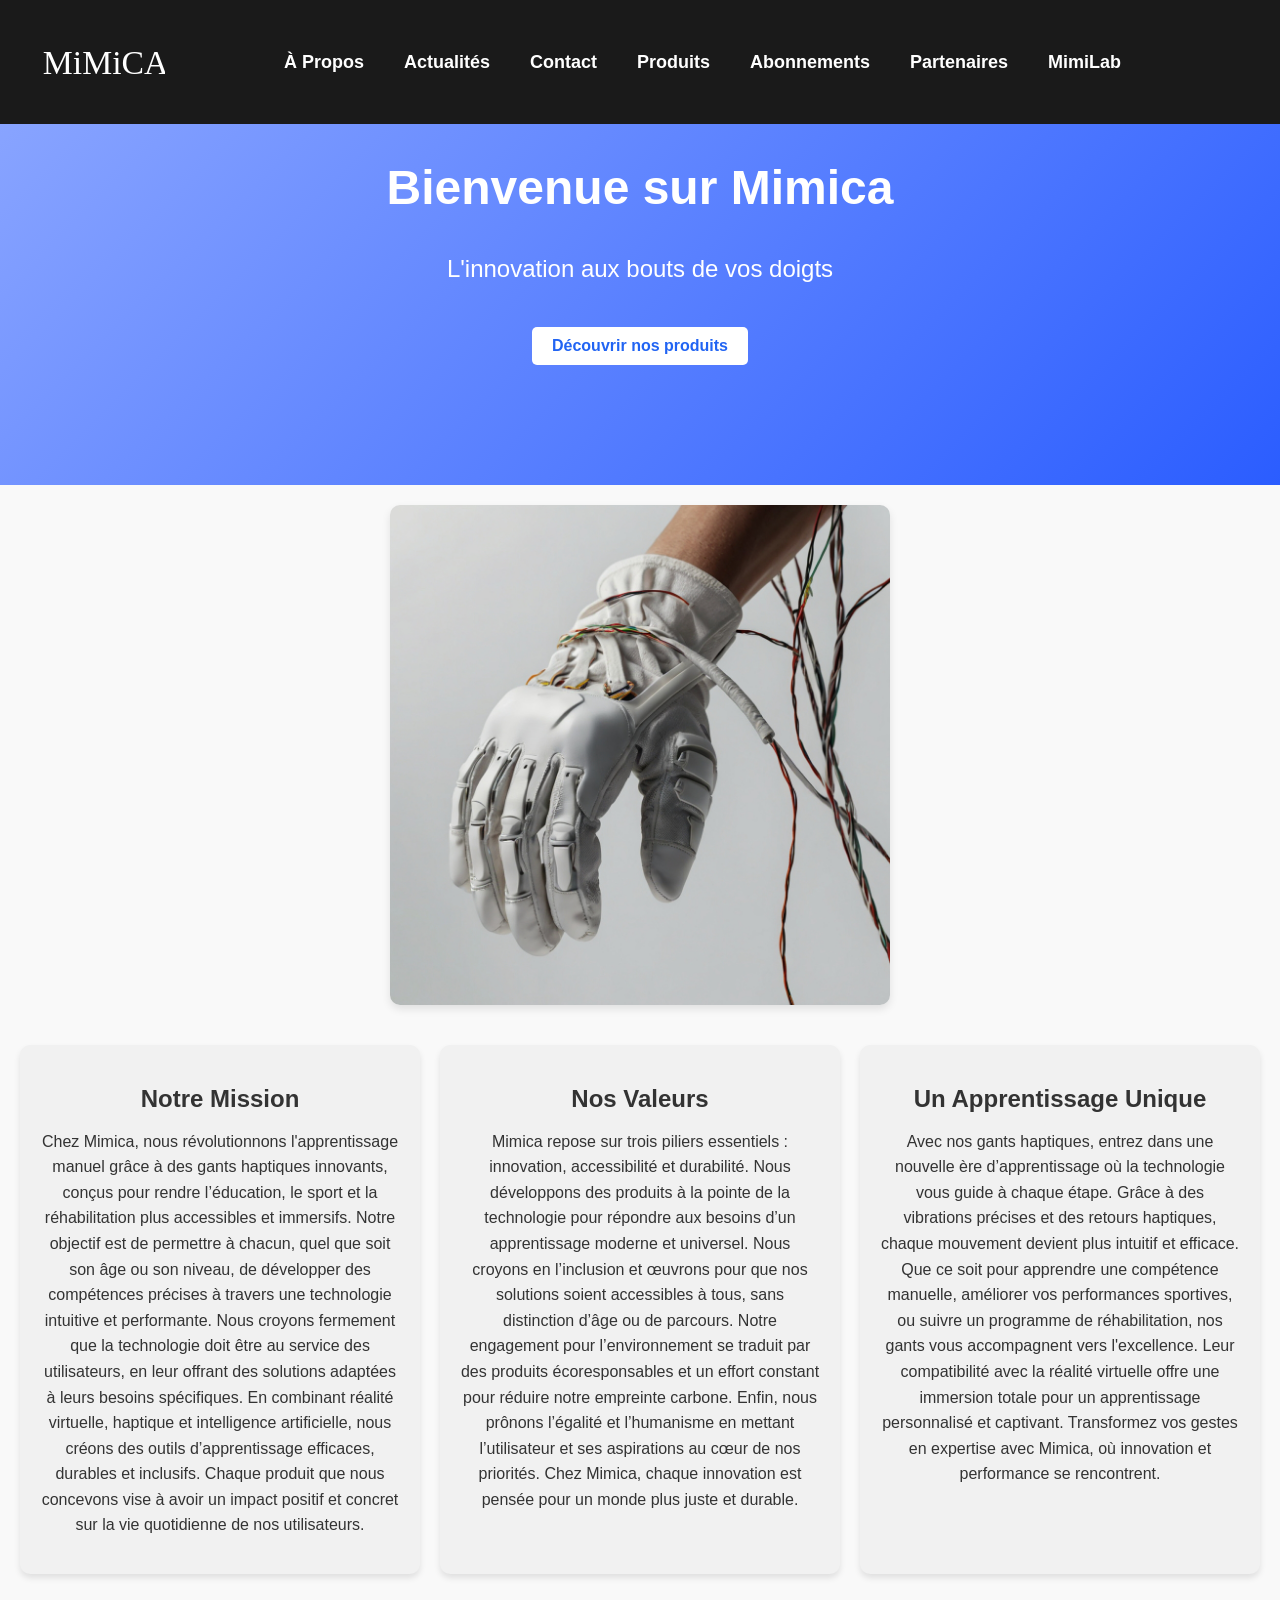
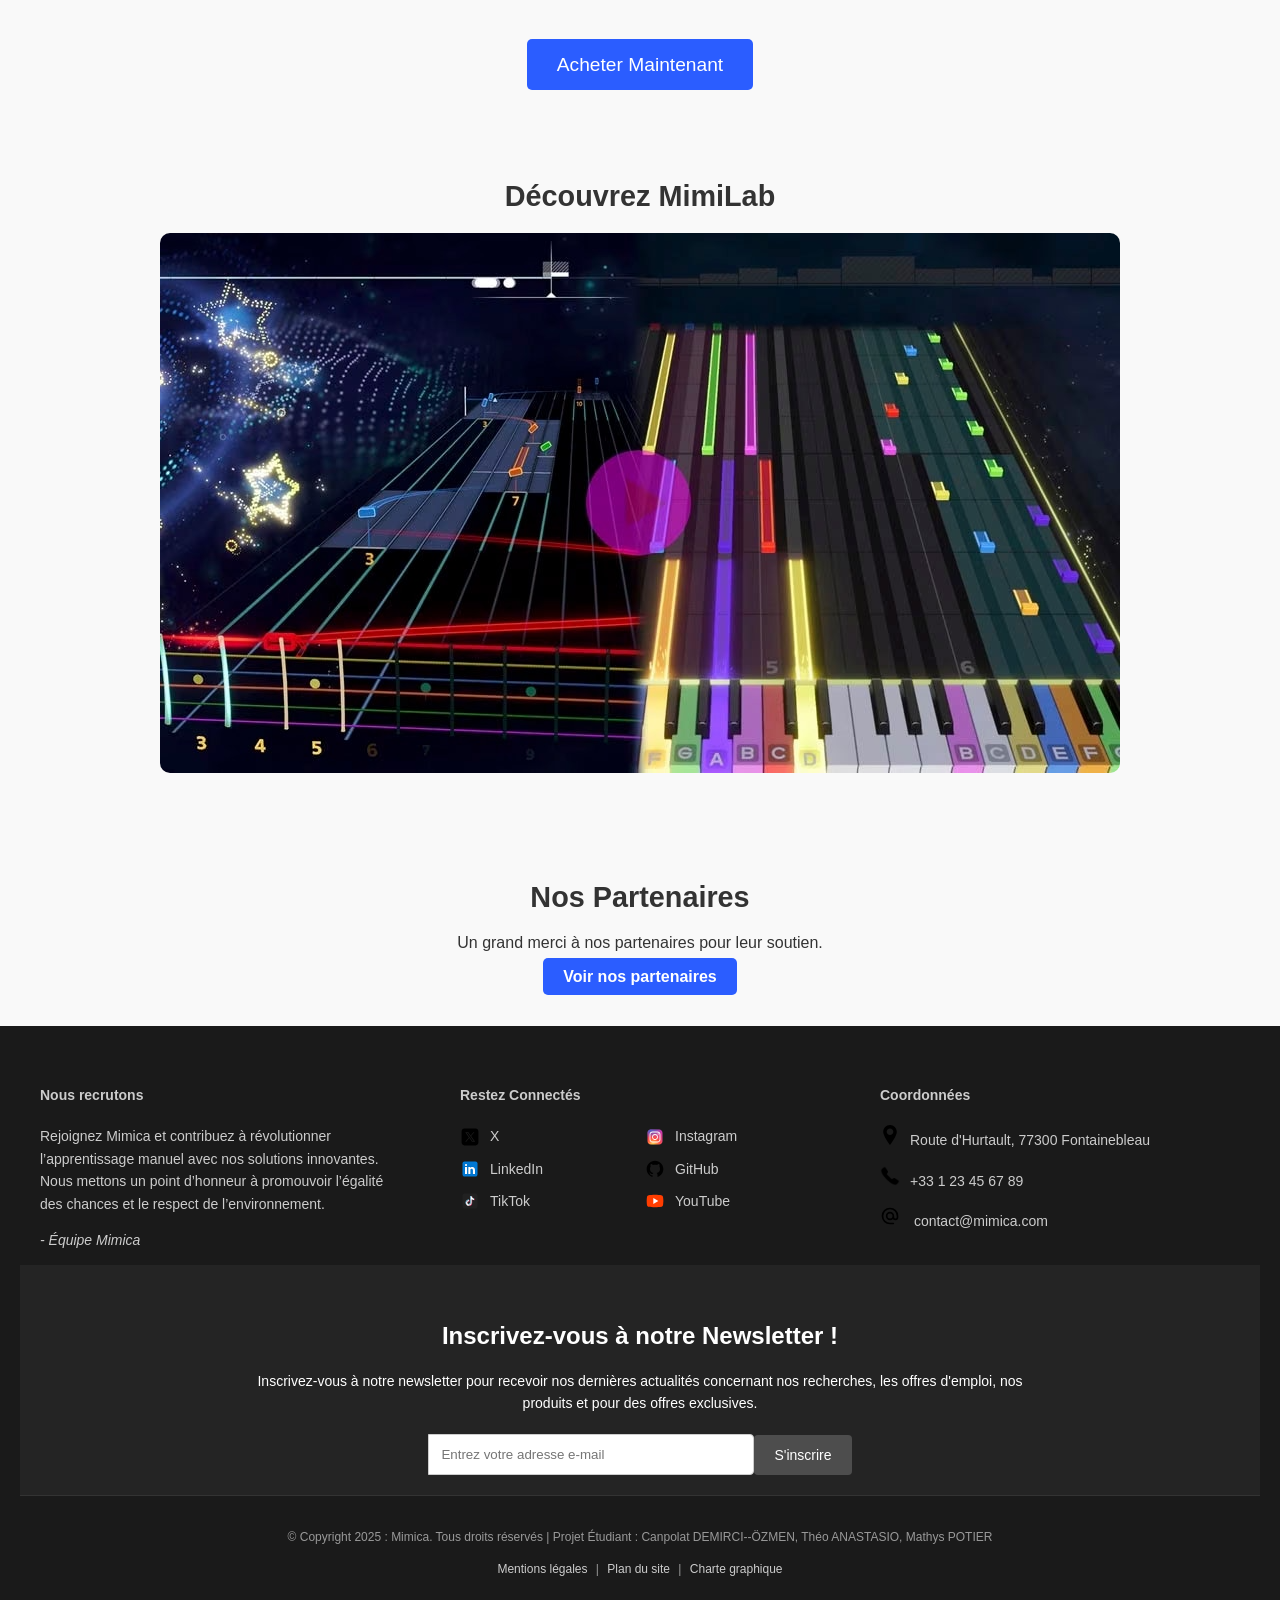
<file: index.html>
<!DOCTYPE html>
<html lang="fr">
<head>
    <meta charset="UTF-8">
    <meta name="viewport" content="width=device-width, initial-scale=1.0">
    <title>Mimica | Révolution dans l'Apprentissage Manuel</title>
    <link rel="stylesheet" href="css/styles.css">
    <link rel="preconnect" href="https://fonts.googleapis.com">
    <link rel="preconnect" href="https://fonts.gstatic.com" crossorigin>
    <link href="https://fonts.googleapis.com/css2?family=Montserrat:wght@400;700&display=swap" rel="stylesheet">
    <!-- Favicon -->
    <link rel="icon" type="image/png" href="./media/favicon/favicon-96x96.png" sizes="96x96" />
    <link rel="icon" type="image/svg+xml" href="./media/favicon/favicon.svg" />
    <link rel="shortcut icon" href="./media/favicon/favicon.ico" />
    <link rel="apple-touch-icon" sizes="180x180" href="./media/favicon/apple-touch-icon.png" />
    <link rel="manifest" href="./media/favicon/site.webmanifest" />
    </head>
<body>
    <button id="back-to-top" title="Retour en haut">&#8679;</button>
    <div id="newsletter-popup" class="popup">
        <p>Merci ! Votre inscription à la newsletter a bien été prise en compte.</p>
    </div>
    <div id="confirmation-popup" class="popup hidden">
      <p>Votre message a bien été envoyé. Nous vous répondrons dans les plus brefs délais.</p>
      <button id="close-popup">Fermer</button>
    </div>
    <header>
      <div class="container">
          <button class="hamburger" id="hamburger-menu" aria-label="Menu Hamburger">
              <span></span>
              <span></span>
              <span></span>
          </button>
          <a href="./index.html" class="logo">
              <img src="./media/logo.svg" alt="Mimica Logo">
          </a>
          <nav class="mobile-nav" id="mobile-nav">
              <ul class="nav-links">
                  <li class="dropdown">
                      <a href="#" class="dropdown-toggle">À Propos</a>
                      <ul class="dropdown-submenu" id="submenu-apropos">
                          <li><a href="./html/qui-sommes-nous.html">Qui sommes-nous</a></li>
                          <li><a href="./html/fondateurs.html">Les fondateurs</a></li>
                          <li><a href="./html/faq.html">FAQ</a></li>
                      </ul>
                  </li>
                  <li><a href="./html/actualites.html">Actualités</a></li>
                  <li><a href="./html/contact.html">Contact</a></li>
                  <li><a href="./html/produits.html">Produits</a></li>
                  <li><a href="./html/abonnements.html">Abonnements</a></li>
                  <li><a href="./html/partenaires.html">Partenaires</a></li>
                  <li><a href="./html/mimilab.html">MimiLab</a></li>
              </ul>
          </nav>
      </div>
  </header>
    <main>
      <!-- Hero Section -->
      <section id="home" class="hero">
        <div class="hero-text">
          <h1>Bienvenue sur <strong>Mimica</strong></h1>
          <p class="slogan">L'innovation aux bouts de vos doigts</p>
          <a href="./html/produits.html" class="btn">Découvrir nos produits</a>
        </div>
      </section>
      <div class="image-block">
        <img src="./media/produits/gants1.jpg" alt="Gants haptiques Mimica" class="animated-image">
      </div>
    
      <!-- Informations Section -->
      <section class="info-section">
        <div class="info-box">
          <h2>Notre Mission</h2>
          <p>
            Chez Mimica, nous révolutionnons l'apprentissage manuel grâce à des gants haptiques innovants, conçus pour rendre l’éducation, le sport et la réhabilitation plus accessibles et immersifs. Notre objectif est de permettre à chacun, quel que soit son âge ou son niveau, de développer des compétences précises à travers une technologie intuitive et performante. Nous croyons fermement que la technologie doit être au service des utilisateurs, en leur offrant des solutions adaptées à leurs besoins spécifiques. En combinant réalité virtuelle, haptique et intelligence artificielle, nous créons des outils d’apprentissage efficaces, durables et inclusifs. Chaque produit que nous concevons vise à avoir un impact positif et concret sur la vie quotidienne de nos utilisateurs.
          </p>
        </div>
        <div class="info-box">
          <h2>Nos Valeurs</h2>
          <p>
            Mimica repose sur trois piliers essentiels : innovation, accessibilité et durabilité. Nous développons des produits à la pointe de la technologie pour répondre aux besoins d’un apprentissage moderne et universel. Nous croyons en l’inclusion et œuvrons pour que nos solutions soient accessibles à tous, sans distinction d’âge ou de parcours. Notre engagement pour l’environnement se traduit par des produits écoresponsables et un effort constant pour réduire notre empreinte carbone. Enfin, nous prônons l’égalité et l’humanisme en mettant l’utilisateur et ses aspirations au cœur de nos priorités. Chez Mimica, chaque innovation est pensée pour un monde plus juste et durable.
          </p>
        </div>
        <div class="info-box">
          <h2>Un Apprentissage Unique</h2>
          <p>
            Avec nos gants haptiques, entrez dans une nouvelle ère d’apprentissage où la technologie vous guide à chaque étape. Grâce à des vibrations précises et des retours haptiques, chaque mouvement devient plus intuitif et efficace. Que ce soit pour apprendre une compétence manuelle, améliorer vos performances sportives, ou suivre un programme de réhabilitation, nos gants vous accompagnent vers l'excellence. Leur compatibilité avec la réalité virtuelle offre une immersion totale pour un apprentissage personnalisé et captivant. Transformez vos gestes en expertise avec Mimica, où innovation et performance se rencontrent.
          </p>
        </div>
      </section>
    
      <!-- Call to Action: Acheter -->
      <section class="cta-section">
        <a href="./html/produits.html" class="cta-btn">Acheter Maintenant</a>
      </section>
    
      <!-- MimiLab Section -->
      <section class="mimilab-section">
        <h2>Découvrez MimiLab</h2>
        <a href="./html/abonnements.html">
          <img src="./media/mimilab.png" alt="MimiLab Image" class="mimilab-img">
        </a>
      </section>
    
      <!-- Partenaires Section -->
      <section class="partenaires-section">
        <h2>Nos Partenaires</h2>
        <p>Un grand merci à nos partenaires pour leur soutien.</p>
        <a href="./html/partenaires.html" class="btn">Voir nos partenaires</a>
      </section>
    </main>
    

    <footer class="footer">
        <div class="footer-container">
          <!-- Colonne 1 : Nous recrutons -->
          <div class="footer-column">
            <h4><a href="./html/nous-recrutons.html" class="recrutement-link">Nous recrutons</a></h4>
            <p>Rejoignez Mimica et contribuez à révolutionner l’apprentissage manuel avec nos solutions innovantes. Nous mettons un point d’honneur à promouvoir l’égalité des chances et le respect de l’environnement.</p>
            <p><em>- Équipe Mimica</em></p>
          </div>
      
          <!-- Colonne 2 : Restez Connectés -->
          <div class="footer-column">
            <h4>Restez Connectés</h4>
            <div class="social-links-grid">
              <a href="https://x.com/Mimica__fr"><img src="./media/icones/x.svg" alt="X"><span>X</span></a>
              <a href="https://www.instagram.com/mimica_fr/"><img src="./media/icones/instagram.svg" alt="Instagram"><span>Instagram</span></a>
              <a href="https://www.linkedin.com/"><img src="./media/icones/linkedin.svg" alt="LinkedIn"><span>LinkedIn</span></a>
              <a href="https://grond.iut-fbleau.fr/demircio"><img src="./media/icones/github.svg" alt="GitHub"><span>GitHub</span></a>
              <a href="https://www.tiktok.com/@mimica.fr"><img src="./media/icones/tiktok.svg" alt="TikTok"><span>TikTok</span></a>
              <a href="https://www.youtube.com/channel/UC6xe8fh88vLrWExz-VaL61A"><img src="./media/icones/youtube.svg" alt="YouTube"><span>YouTube</span></a>
            </div>
          </div>
      
      
          <!-- Colonne 3 : Coordonnées -->
          <div class="footer-column">
            <h4>Coordonnées</h4>
            <p><img src="./media/icones/adresse.svg" alt="Adresse"><span>Route d'Hurtault, 77300 Fontainebleau</span></p>
            <p><img src="./media/icones/tel.png" alt="Téléphone"><span>+33 1 23 45 67 89</span></p>
            <p><img src="./media/icones/mail.svg" alt="Email">
              <span><a href="mailto:contact@mimica.com">contact@mimica.com</a></span>
            </p>
          </div>
        </div>
      
        <!-- Section Newsletter -->
        <div class="newsletter-bar">
          <div class="newsletter-bar-container">
            <h4>Inscrivez-vous à notre Newsletter !</h4>
            <p>Inscrivez-vous à notre newsletter pour recevoir nos dernières actualités concernant nos recherches, les offres d'emploi, nos produits et pour des offres exclusives.</p>
            <form id="newsletter-bar-form">
              <div class="newsletter-bar-input">
                <input type="email" name="email" placeholder="Entrez votre adresse e-mail" required>
                <button type="submit" class="newsletter-bar-button">S'inscrire</button>
              </div>
            </form>
          </div>
        </div>
      
        <!-- Section Copyright -->
        <div class="footer-bottom">
          <p>&copy; Copyright 2025 : Mimica. Tous droits réservés | Projet Étudiant : Canpolat DEMIRCI--ÖZMEN, Théo ANASTASIO, Mathys POTIER </p>
          <p><a href="./html/mentions-legales.html">Mentions légales</a> | <a href="./html/plan-du-site.html">Plan du site</a> | <a href="https://www.behance.net/gallery/217097583/Mimica">Charte graphique</a></p>
        </div>
      </footer>
      <script src="./js/scripts.js"></script>
    </body>
</html>
</file>
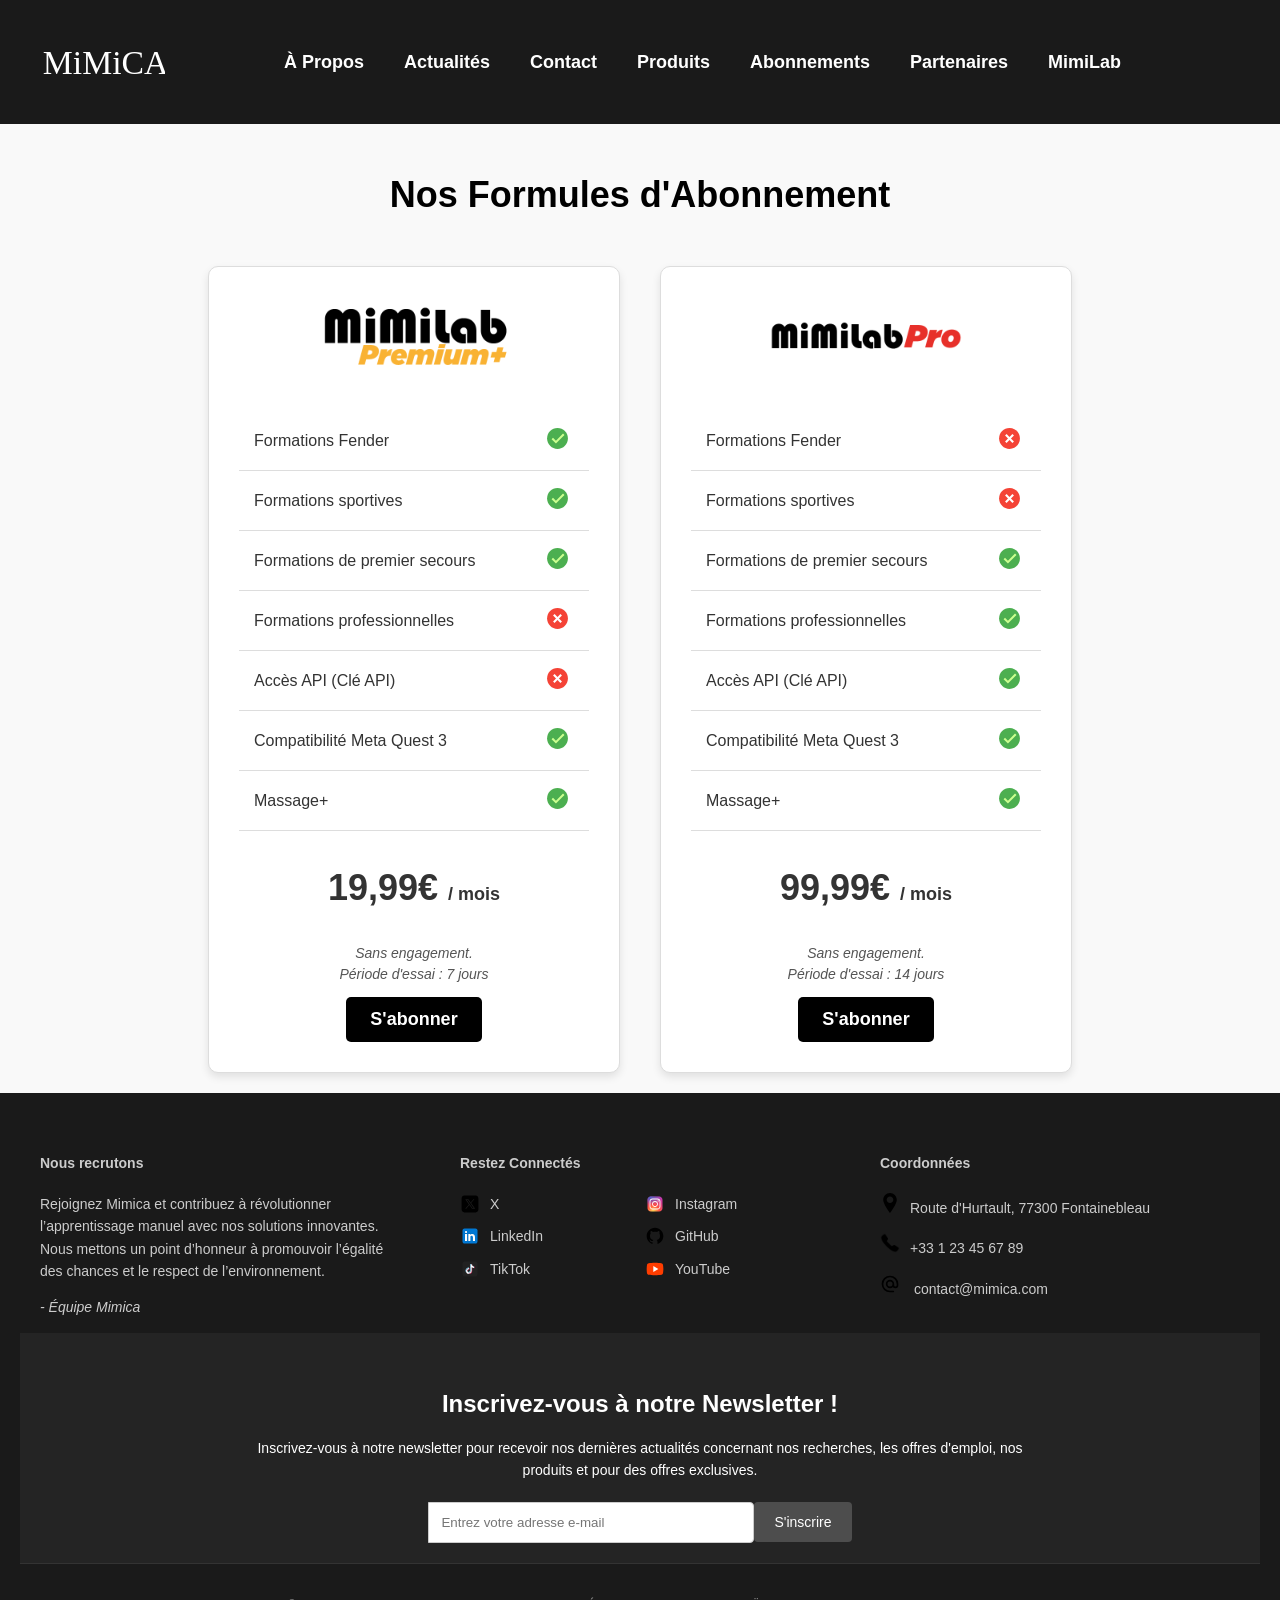
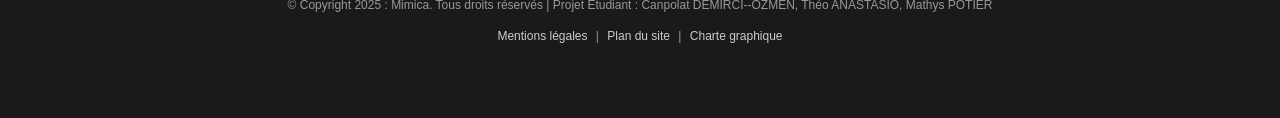
<file: html/abonnements.html>
<!DOCTYPE html>
<html lang="fr">
<head>
    <meta charset="UTF-8">
    <meta name="viewport" content="width=device-width, initial-scale=1.0">
    <title> Abonnements | Mimica </title>
    <link rel="stylesheet" href="../css/abonnements.css">

    <!-- Favicon -->
    <link rel="icon" type="image/png" href="../media/favicon/favicon-96x96.png" sizes="96x96" />
    <link rel="icon" type="image/svg+xml" href="../media/favicon/favicon.svg" />
    <link rel="shortcut icon" href="../media/favicon/favicon.ico" />
    <link rel="apple-touch-icon" sizes="180x180" href="../media/favicon/apple-touch-icon.png" />
    <link rel="manifest" href="../media/favicon/site.webmanifest" />
    </head>
<body>
    <header>
        <div class="container">
            <button class="hamburger" id="hamburger-menu" aria-label="Menu Hamburger">
                <span></span>
                <span></span>
                <span></span>
            </button>
            <a href="../index.html" class="logo">
                <img src="../media/logo.svg" alt="Mimica Logo">
            </a>
            <nav class="mobile-nav" id="mobile-nav">
                <ul class="nav-links">
                    <li class="dropdown">
                        <a href="#" class="dropdown-toggle">À Propos</a>
                        <ul class="dropdown-submenu" id="submenu-apropos">
                            <li><a href="../html/qui-sommes-nous.html">Qui sommes-nous</a></li>
                            <li><a href="../html/fondateurs.html">Les fondateurs</a></li>
                            <li><a href="../html/faq.html">FAQ</a></li>
                        </ul>
                    </li>
                    <li><a href="../html/actualites.html">Actualités</a></li>
                    <li><a href="../html/contact.html">Contact</a></li>
                    <li><a href="../html/produits.html">Produits</a></li>
                    <li><a href="../html/abonnements.html">Abonnements</a></li>
                    <li><a href="../html/partenaires.html">Partenaires</a></li>
                    <li><a href="../html/mimilab.html">MimiLab</a></li>
                </ul>
            </nav>
        </div>
    </header>
    <button id="back-to-top" title="Retour en haut">&#8679;</button>
    <div id="newsletter-popup" class="popup">
        <p>Merci ! Votre inscription à la newsletter a bien été prise en compte.</p>
    </div>
    <div id="subscription-popup" class="subscription-popup">
        <p>Merci de vous être abonné !</p>
        <button id="close-popup">OK</button>
      </div>
      
    <main class="abonnement-container">
        <h1>Nos Formules d'Abonnement</h1>
        <div class="subscription-section">
            <!-- Bloc MimiLab Premium -->
            <div class="subscription-card">
                <img src="../media/mimilabpremium.png" alt="MimiLab Premium Logo" class="subscription-logo">
                <table class="subscription-table">
                    <tbody>
                        <tr>
                            <td>Formations Fender</td>
                            <td><img src="../media/icones/yes.svg" alt="Oui" class="icon"></td>
                        </tr>
                        <tr>
                            <td>Formations sportives</td>
                            <td><img src="../media/icones/yes.svg" alt="Oui" class="icon"></td>
                        </tr>
                        <tr>
                            <td>Formations de premier secours</td>
                            <td><img src="../media/icones/yes.svg" alt="Oui" class="icon"></td>
                        </tr>
                        <tr>
                            <td>Formations professionnelles</td>
                            <td><img src="../media/icones/no.svg" alt="Non" class="icon"></td>
                        </tr>
                        <tr>
                            <td>Accès API (Clé API)</td>
                            <td><img src="../media/icones/no.svg" alt="Non" class="icon"></td>
                        </tr>
                        <tr>
                            <td>Compatibilité Meta Quest 3</td>
                            <td><img src="../media/icones/yes.svg" alt="Oui" class="icon"></td>
                        </tr>
                        <tr>
                            <td>Massage+</td>
                            <td><img src="../media/icones/yes.svg" alt="Oui" class="icon"></td>
                        </tr>
                    </tbody>
                </table>
                <div class="price-block">
                    <p class="price">19,99€ <span>/ mois</span></p>
                    <p class="conditions"><em>Sans engagement.</em></p>
                    <p class="conditions"><em>Période d'essai : 7 jours</em></p>
                    <button class="subscribe-button"><strong>S'abonner</strong></button>
                </div>
            </div>
    
            <!-- Bloc MimiLab Pro -->
            <div class="subscription-card">
                <img src="../media/mimilabpro.png" alt="MimiLab Pro Logo" class="subscription-logo">
                <table class="subscription-table">
                    <tbody>
                        <tr>
                            <td>Formations Fender</td>
                            <td><img src="../media/icones/no.svg" alt="Non" class="icon"></td>
                        </tr>
                        <tr>
                            <td>Formations sportives</td>
                            <td><img src="../media/icones/no.svg" alt="Non" class="icon"></td>
                        </tr>
                        <tr>
                            <td>Formations de premier secours</td>
                            <td><img src="../media/icones/yes.svg" alt="Oui" class="icon"></td>
                        </tr>
                        <tr>
                            <td>Formations professionnelles</td>
                            <td><img src="../media/icones/yes.svg" alt="Oui" class="icon"></td>
                        </tr>
                        <tr>
                            <td>Accès API (Clé API)</td>
                            <td><img src="../media/icones/yes.svg" alt="Oui" class="icon"></td>
                        </tr>
                        <tr>
                            <td>Compatibilité Meta Quest 3</td>
                            <td><img src="../media/icones/yes.svg" alt="Oui" class="icon"></td>
                        </tr>
                        <tr>
                            <td>Massage+</td>
                            <td><img src="../media/icones/yes.svg" alt="Oui" class="icon"></td>
                        </tr>
                    </tbody>
                </table>
                <div class="price-block">
                    <p class="price">99,99€ <span>/ mois</span></p>
                    <p class="conditions"><em>Sans engagement.</em></p>
                    <p class="conditions"><em>Période d'essai : 14 jours</em></p>
                    <button class="subscribe-button"><strong>S'abonner</strong></button>
                </div>
            </div>
        </div>
    </main>
    <footer class="footer">
        <div class="footer-container">
          <!-- Colonne 1 : Nous recrutons -->
          <div class="footer-column">
            <h4><a href="../html/nous-recrutons.html" class="recrutement-link">Nous recrutons</a></h4>
            <p>Rejoignez Mimica et contribuez à révolutionner l’apprentissage manuel avec nos solutions innovantes. Nous mettons un point d’honneur à promouvoir l’égalité des chances et le respect de l’environnement.</p>
            <p><em>- Équipe Mimica</em></p>
          </div>
      
          <!-- Colonne 2 : Restez Connectés -->
          <div class="footer-column">
            <h4>Restez Connectés</h4>
            <div class="social-links-grid">
              <a href="https://x.com/Mimica__fr"><img src="../media/icones/x.svg" alt="X"><span>X</span></a>
              <a href="https://www.instagram.com/mimica_fr/"><img src="../media/icones/instagram.svg" alt="Instagram"><span>Instagram</span></a>
              <a href="https://www.linkedin.com/"><img src="../media/icones/linkedin.svg" alt="LinkedIn"><span>LinkedIn</span></a>
              <a href="https://grond.iut-fbleau.fr/demircio"><img src="../media/icones/github.svg" alt="GitHub"><span>GitHub</span></a>
              <a href="https://www.tiktok.com/@mimica.fr"><img src="../media/icones/tiktok.svg" alt="TikTok"><span>TikTok</span></a>
              <a href="https://www.youtube.com/channel/UC6xe8fh88vLrWExz-VaL61A"><img src="../media/icones/youtube.svg" alt="YouTube"><span>YouTube</span></a>
            </div>
          </div>
      
          <!-- Colonne 3 : Coordonnées -->
          <div class="footer-column">
            <h4>Coordonnées</h4>
            <p><img src="../media/icones/adresse.svg" alt="Adresse"><span>Route d'Hurtault, 77300 Fontainebleau</span></p>
            <p><img src="../media/icones/tel.png" alt="Téléphone"><span>+33 1 23 45 67 89</span></p>
            <p><img src="../media/icones/mail.svg" alt="Email">
              <span><a href="mailto:contact@mimica.com">contact@mimica.com</a></span>
            </p>
          </div>
        </div>
      
        <!-- Section Newsletter -->
        <div class="newsletter-bar">
          <div class="newsletter-bar-container">
            <h4>Inscrivez-vous à notre Newsletter !</h4>
            <p>Inscrivez-vous à notre newsletter pour recevoir nos dernières actualités concernant nos recherches, les offres d'emploi, nos produits et pour des offres exclusives.</p>
            <form id="newsletter-bar-form">
              <div class="newsletter-bar-input">
                <input type="email" name="email" placeholder="Entrez votre adresse e-mail" required>
                <button type="submit" class="newsletter-bar-button">S'inscrire</button>
              </div>
            </form>
          </div>
        </div>
      
        <!-- Section Copyright -->
        <div class="footer-bottom">
          <p>&copy; Copyright 2025 : Mimica. Tous droits réservés | Projet Étudiant : Canpolat DEMIRCI--ÖZMEN, Théo ANASTASIO, Mathys POTIER </p>
          <p><a href="../html/mentions-legales.html">Mentions légales</a> | <a href="../html/plan-du-site.html">Plan du site</a> | <a href="https://www.behance.net/gallery/217097583/Mimica">Charte graphique</a></p>
        </div>
      </footer>
      <script src="../js/abonnements.js"></script>
    </body>
</html>
</file>
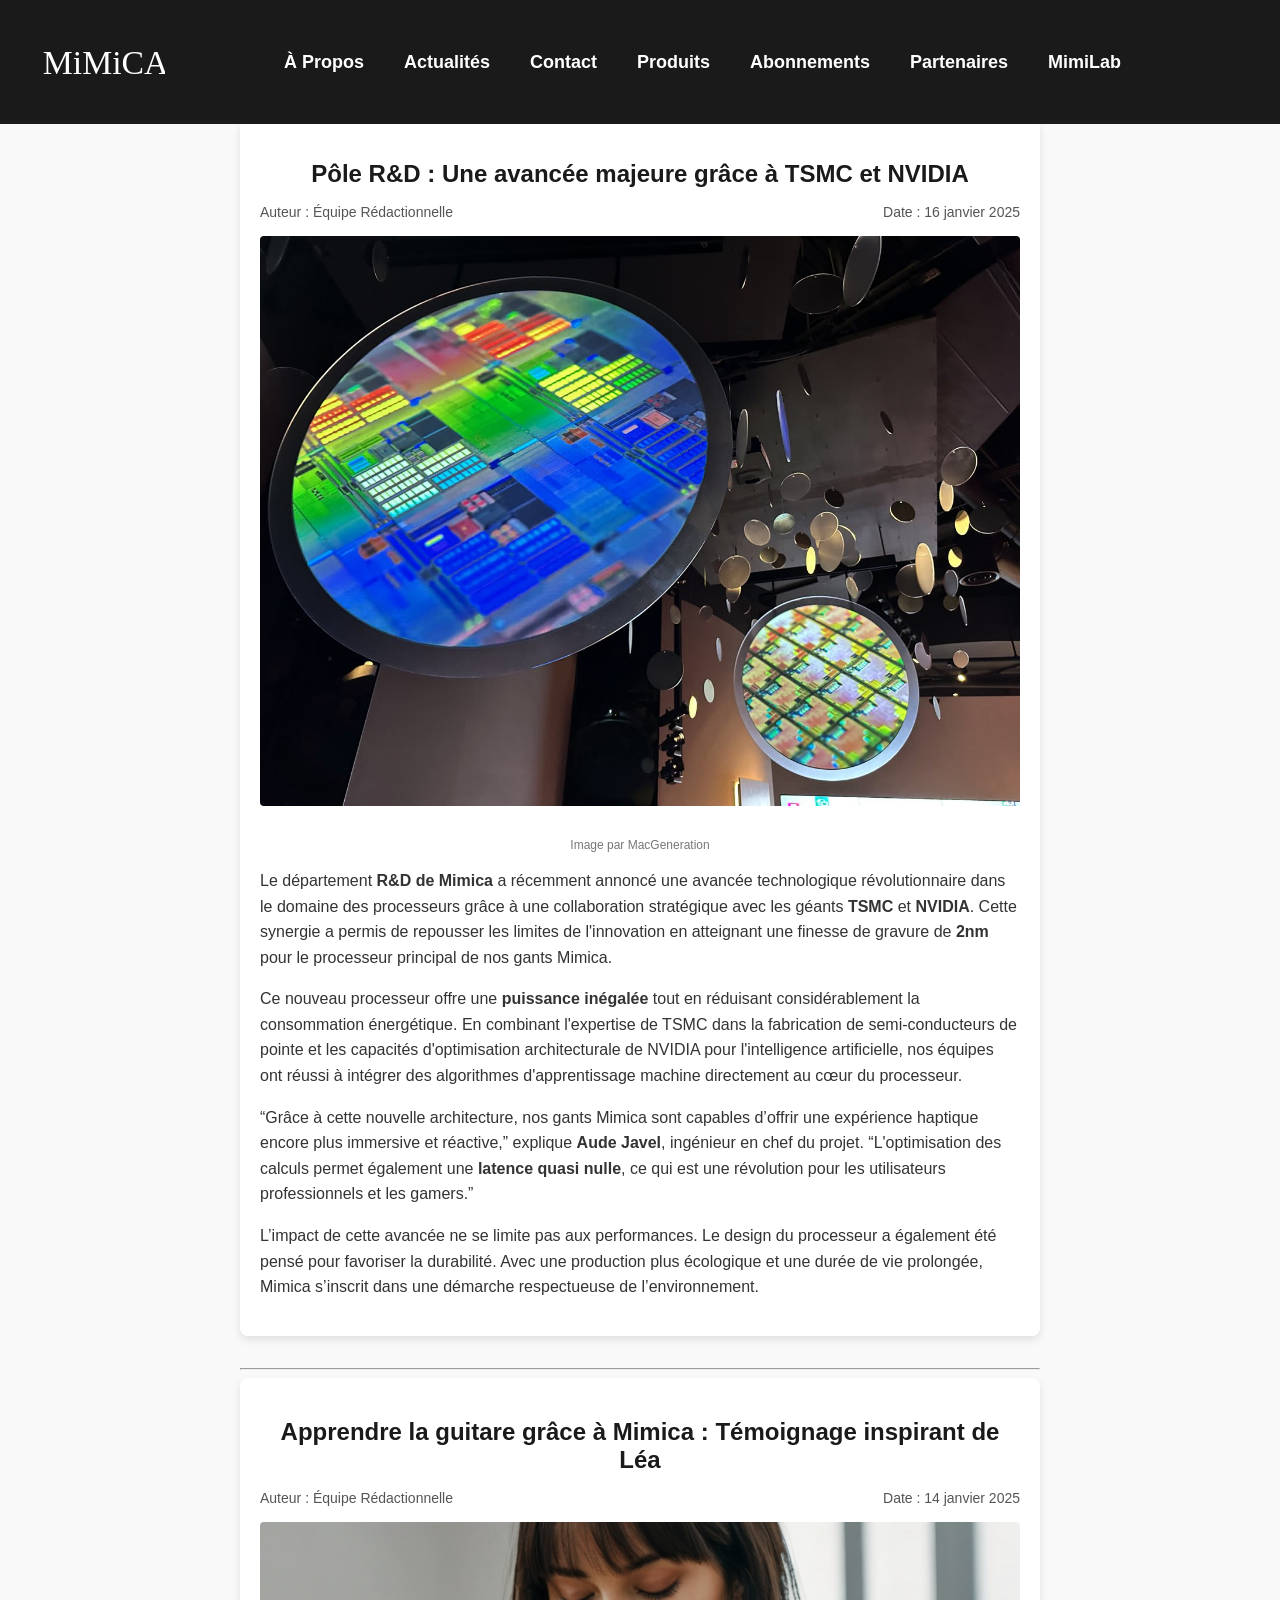
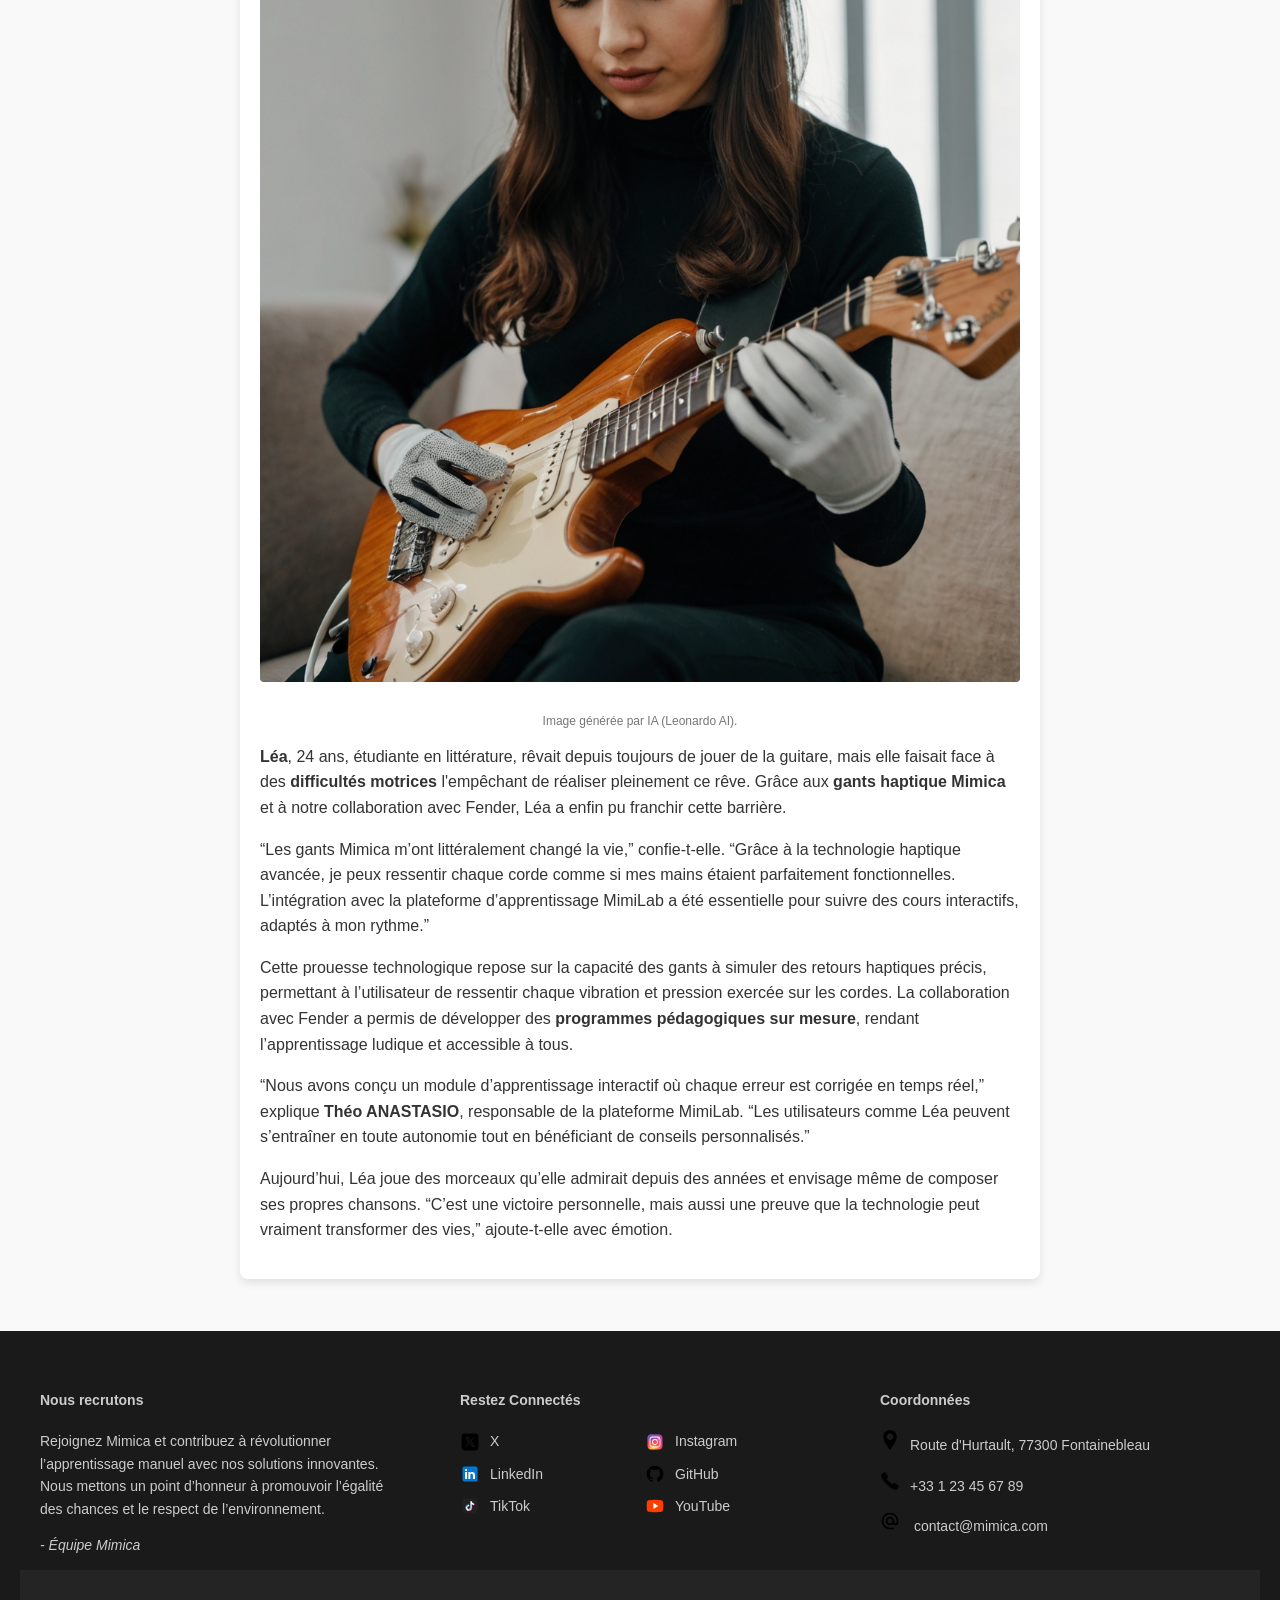
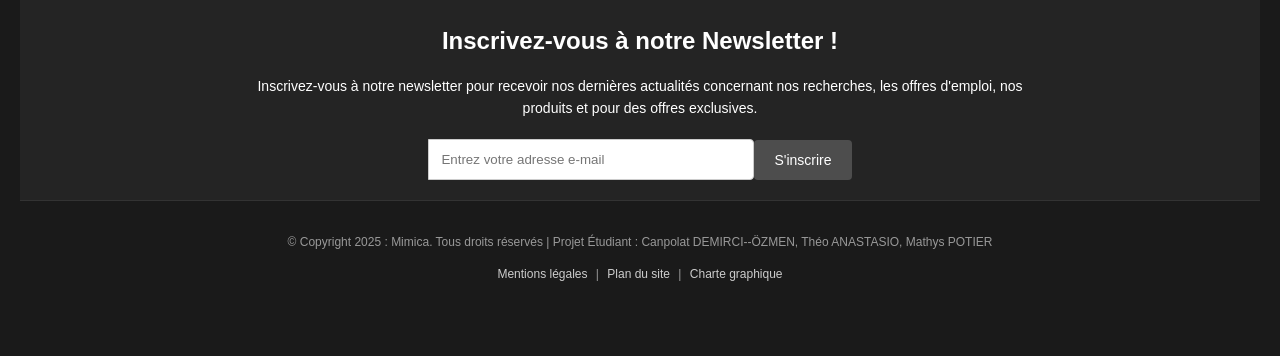
<file: html/actualites.html>
<!DOCTYPE html>
<html lang="fr">
<head>
    <meta charset="UTF-8">
    <meta name="viewport" content="width=device-width, initial-scale=1.0">
    <title> Actualités | Mimica </title>
    <link rel="stylesheet" href="../css/actualites.css">

    <!-- Favicon -->
    <link rel="icon" type="image/png" href="../media/favicon/favicon-96x96.png" sizes="96x96" />
    <link rel="icon" type="image/svg+xml" href="../media/favicon/favicon.svg" />
    <link rel="shortcut icon" href="../media/favicon/favicon.ico" />
    <link rel="apple-touch-icon" sizes="180x180" href="../media/favicon/apple-touch-icon.png" />
    <link rel="manifest" href="../media/favicon/site.webmanifest" />
    </head>
<body>
  <header>
    <div class="container">
        <button class="hamburger" id="hamburger-menu" aria-label="Menu Hamburger">
            <span></span>
            <span></span>
            <span></span>
        </button>
        <a href="../index.html" class="logo">
            <img src="../media/logo.svg" alt="Mimica Logo">
        </a>
        <nav class="mobile-nav" id="mobile-nav">
            <ul class="nav-links">
                <li class="dropdown">
                    <a href="#" class="dropdown-toggle">À Propos</a>
                    <ul class="dropdown-submenu" id="submenu-apropos">
                        <li><a href="../html/qui-sommes-nous.html">Qui sommes-nous</a></li>
                        <li><a href="../html/fondateurs.html">Les fondateurs</a></li>
                        <li><a href="../html/faq.html">FAQ</a></li>
                    </ul>
                </li>
                <li><a href="../html/actualites.html">Actualités</a></li>
                <li><a href="../html/contact.html">Contact</a></li>
                <li><a href="../html/produits.html">Produits</a></li>
                <li><a href="../html/abonnements.html">Abonnements</a></li>
                <li><a href="../html/partenaires.html">Partenaires</a></li>
                <li><a href="../html/mimilab.html">MimiLab</a></li>
            </ul>
        </nav>
    </div>
  </header>
    <button id="back-to-top" title="Retour en haut">&#8679;</button>
    <div id="newsletter-popup" class="popup">
        <p>Merci ! Votre inscription à la newsletter a bien été prise en compte.</p>
    </div>

    
    <main>
        <section class="article">
            <h2 class="article-title">Pôle R&D : Une avancée majeure grâce à TSMC et NVIDIA</h2>
            <div class="article-meta">
                <span class="author">Auteur : Équipe Rédactionnelle</span>
                <span class="date">Date : 16 janvier 2025</span>
            </div>
            <img src="../media/processeur.jpg" alt="Image d'un processeur gravé à 2nm" class="article-image">
            <p class="image-caption">Image par MacGeneration</p>
            <div class="article-content">
                <p>Le département <strong>R&D de Mimica</strong> a récemment annoncé une avancée technologique révolutionnaire dans le domaine des processeurs grâce à une collaboration stratégique avec les géants <strong>TSMC</strong> et <strong>NVIDIA</strong>. Cette synergie a permis de repousser les limites de l'innovation en atteignant une finesse de gravure de <strong>2nm</strong> pour le processeur principal de nos gants Mimica.</p>
                <p>Ce nouveau processeur offre une <strong>puissance inégalée</strong> tout en réduisant considérablement la consommation énergétique. En combinant l'expertise de TSMC dans la fabrication de semi-conducteurs de pointe et les capacités d'optimisation architecturale de NVIDIA pour l'intelligence artificielle, nos équipes ont réussi à intégrer des algorithmes d'apprentissage machine directement au cœur du processeur.</p>
                <p>“Grâce à cette nouvelle architecture, nos gants Mimica sont capables d’offrir une expérience haptique encore plus immersive et réactive,” explique <strong>Aude Javel</strong>, ingénieur en chef du projet. “L'optimisation des calculs permet également une <strong>latence quasi nulle</strong>, ce qui est une révolution pour les utilisateurs professionnels et les gamers.”</p>
                <p>L’impact de cette avancée ne se limite pas aux performances. Le design du processeur a également été pensé pour favoriser la durabilité. Avec une production plus écologique et une durée de vie prolongée, Mimica s’inscrit dans une démarche respectueuse de l’environnement.</p>
            </div>
        </section>
        <hr>
        <section class="article">
            <h2 class="article-title">Apprendre la guitare grâce à Mimica : Témoignage inspirant de Léa</h2>
            <div class="article-meta">
                <span class="author">Auteur : Équipe Rédactionnelle</span>
                <span class="date">Date : 14 janvier 2025</span>
            </div>
            <img src="../media/guitare.jpg" alt="Guitare" class="article-image">
            <p class="image-caption">Image générée par IA (Leonardo AI).</p>
            <div class="article-content">
                <p><strong>Léa</strong>, 24 ans, étudiante en littérature, rêvait depuis toujours de jouer de la guitare, mais elle faisait face à des <strong>difficultés motrices</strong> l'empêchant de réaliser pleinement ce rêve. Grâce aux <strong>gants haptique Mimica</strong> et à notre collaboration avec Fender, Léa a enfin pu franchir cette barrière.</p>
                <p>“Les gants Mimica m’ont littéralement changé la vie,” confie-t-elle. “Grâce à la technologie haptique avancée, je peux ressentir chaque corde comme si mes mains étaient parfaitement fonctionnelles. L’intégration avec la plateforme d’apprentissage MimiLab a été essentielle pour suivre des cours interactifs, adaptés à mon rythme.”</p>
                <p>Cette prouesse technologique repose sur la capacité des gants à simuler des retours haptiques précis, permettant à l’utilisateur de ressentir chaque vibration et pression exercée sur les cordes. La collaboration avec Fender a permis de développer des <strong>programmes pédagogiques sur mesure</strong>, rendant l’apprentissage ludique et accessible à tous.</p>
                <p>“Nous avons conçu un module d’apprentissage interactif où chaque erreur est corrigée en temps réel,” explique <strong>Théo ANASTASIO</strong>, responsable de la plateforme MimiLab. “Les utilisateurs comme Léa peuvent s’entraîner en toute autonomie tout en bénéficiant de conseils personnalisés.”</p>
                <p>Aujourd’hui, Léa joue des morceaux qu’elle admirait depuis des années et envisage même de composer ses propres chansons. “C’est une victoire personnelle, mais aussi une preuve que la technologie peut vraiment transformer des vies,” ajoute-t-elle avec émotion.</p>
            </div>
        </section>
    </main>
    <footer class="footer">
        <div class="footer-container">
          <!-- Colonne 1 : Nous recrutons -->
          <div class="footer-column">
            <h4><a href="../html/nous-recrutons.html" class="recrutement-link">Nous recrutons</a></h4>
            <p>Rejoignez Mimica et contribuez à révolutionner l’apprentissage manuel avec nos solutions innovantes. Nous mettons un point d’honneur à promouvoir l’égalité des chances et le respect de l’environnement.</p>
            <p><em>- Équipe Mimica</em></p>
          </div>
      
          <!-- Colonne 2 : Restez Connectés -->
          <div class="footer-column">
            <h4>Restez Connectés</h4>
            <div class="social-links-grid">
              <a href="https://x.com/Mimica__fr"><img src="../media/icones/x.svg" alt="X"><span>X</span></a>
              <a href="https://www.instagram.com/mimica_fr/"><img src="../media/icones/instagram.svg" alt="Instagram"><span>Instagram</span></a>
              <a href="https://www.linkedin.com/"><img src="../media/icones/linkedin.svg" alt="LinkedIn"><span>LinkedIn</span></a>
              <a href="https://grond.iut-fbleau.fr/demircio"><img src="../media/icones/github.svg" alt="GitHub"><span>GitHub</span></a>
              <a href="https://www.tiktok.com/@mimica.fr"><img src="../media/icones/tiktok.svg" alt="TikTok"><span>TikTok</span></a>
              <a href="https://www.youtube.com/channel/UC6xe8fh88vLrWExz-VaL61A"><img src="../media/icones/youtube.svg" alt="YouTube"><span>YouTube</span></a>
            </div>
          </div>
      
          <!-- Colonne 3 : Coordonnées -->
          <div class="footer-column">
            <h4>Coordonnées</h4>
            <p><img src="../media/icones/adresse.svg" alt="Adresse"><span>Route d'Hurtault, 77300 Fontainebleau</span></p>
            <p><img src="../media/icones/tel.png" alt="Téléphone"><span>+33 1 23 45 67 89</span></p>
            <p><img src="../media/icones/mail.svg" alt="Email">
              <span><a href="mailto:contact@mimica.com">contact@mimica.com</a></span>
            </p>
          </div>
        </div>
      
        <!-- Section Newsletter -->
        <div class="newsletter-bar">
          <div class="newsletter-bar-container">
            <h4>Inscrivez-vous à notre Newsletter !</h4>
            <p>Inscrivez-vous à notre newsletter pour recevoir nos dernières actualités concernant nos recherches, les offres d'emploi, nos produits et pour des offres exclusives.</p>
            <form id="newsletter-bar-form">
              <div class="newsletter-bar-input">
                <input type="email" name="email" placeholder="Entrez votre adresse e-mail" required>
                <button type="submit" class="newsletter-bar-button">S'inscrire</button>
              </div>
            </form>
          </div>
        </div>
      
        <!-- Section Copyright -->
        <div class="footer-bottom">
          <p>&copy; Copyright 2025 : Mimica. Tous droits réservés | Projet Étudiant : Canpolat DEMIRCI--ÖZMEN, Théo ANASTASIO, Mathys POTIER </p>
          <p><a href="../html/mentions-legales.html">Mentions légales</a> | <a href="../html/plan-du-site.html">Plan du site</a> | <a href="https://www.behance.net/gallery/217097583/Mimica">Charte graphique</a></p>
        </div>
      </footer>
      <script src="../js/scripts.js"></script>
    </body>
</html>
</file>
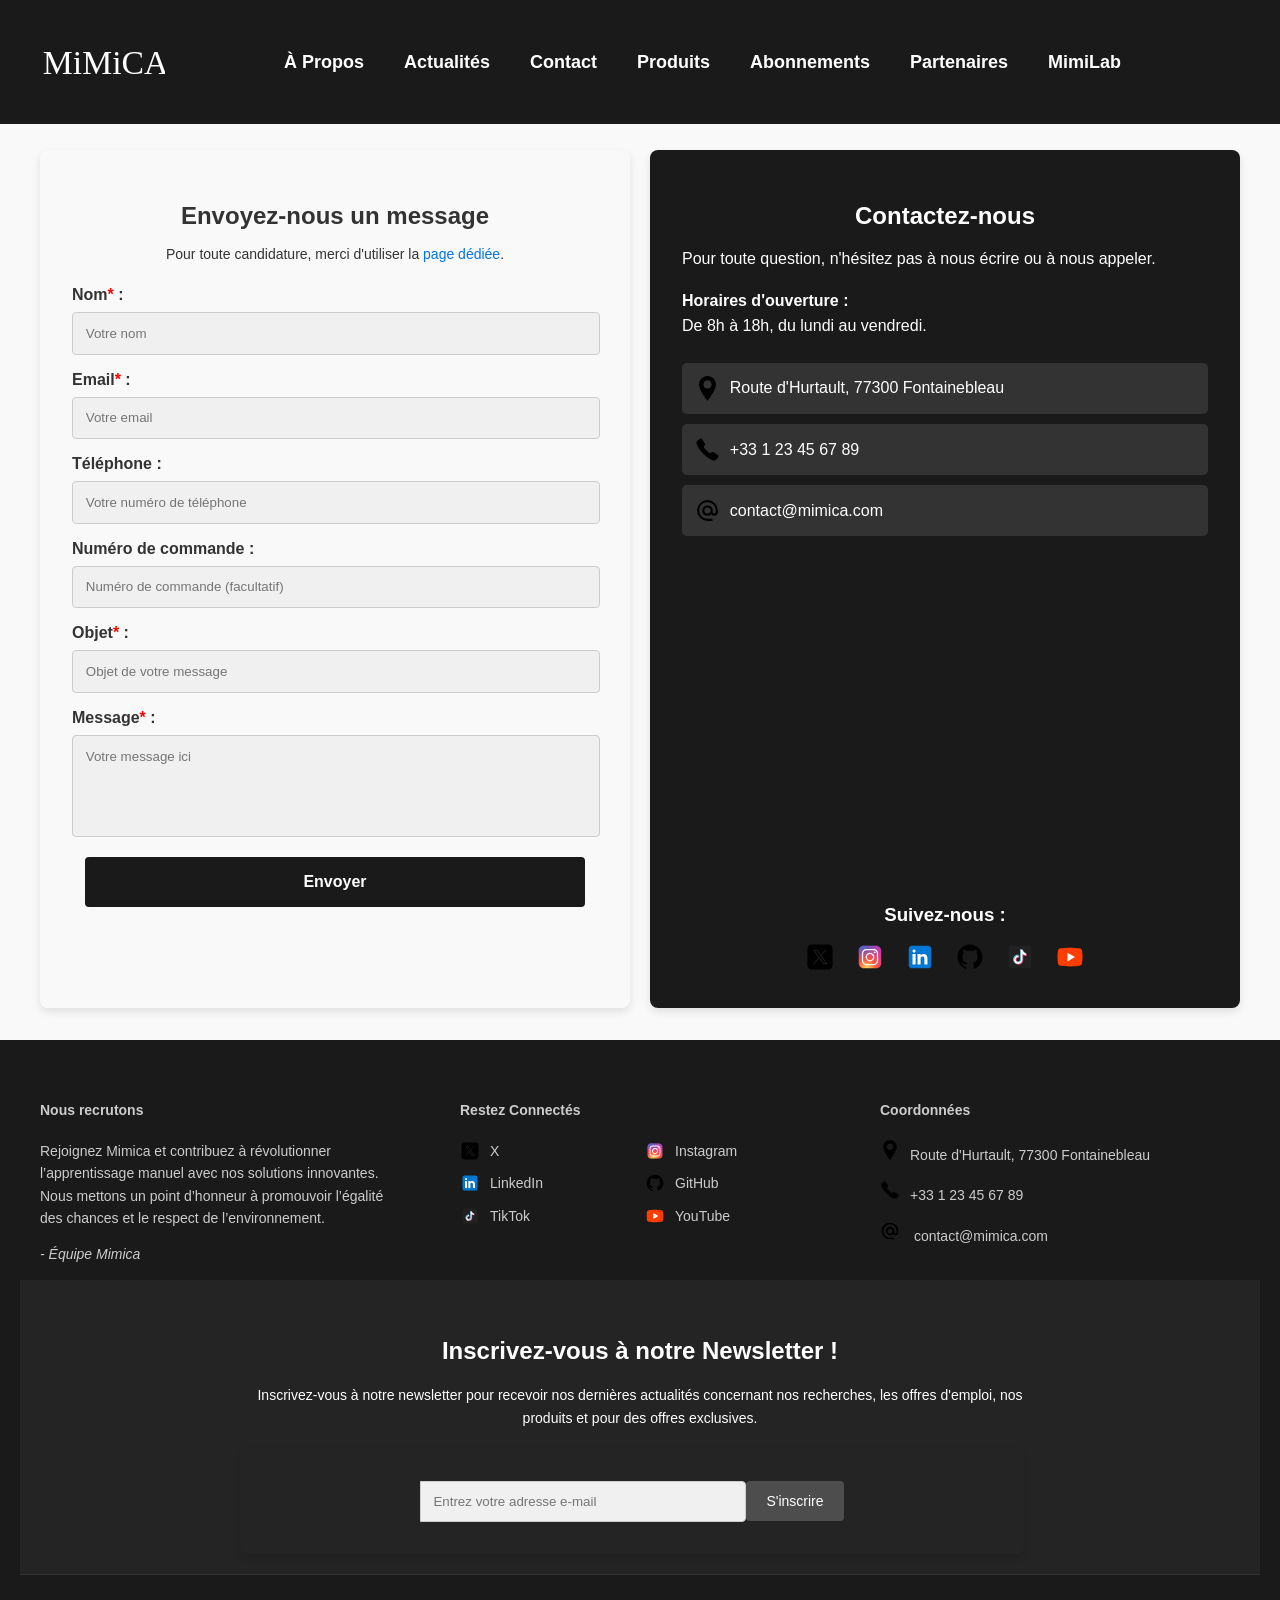
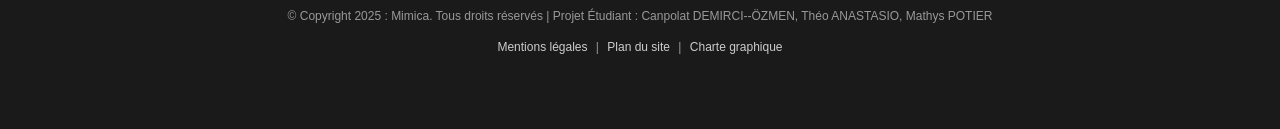
<file: html/contact.html>
<!DOCTYPE html>
<html lang="fr">
<head>
    <meta charset="UTF-8">
    <meta name="viewport" content="width=device-width, initial-scale=1.0">
    <title>Contact | Mimica </title>
    <link rel="stylesheet" href="../css/contact.css">
    <!-- Favicon -->
    <link rel="icon" type="image/png" href="../media/favicon/favicon-96x96.png" sizes="96x96" />
    <link rel="icon" type="image/svg+xml" href="../media/favicon/favicon.svg" />
    <link rel="shortcut icon" href="../media/favicon/favicon.ico" />
    <link rel="apple-touch-icon" sizes="180x180" href="../media/favicon/apple-touch-icon.png" />
    <link rel="manifest" href="../media/favicon/site.webmanifest" />
    </head>
<body>
    <header>
      <div class="container">
          <button class="hamburger" id="hamburger-menu" aria-label="Menu Hamburger">
              <span></span>
              <span></span>
              <span></span>
          </button>
          <a href="../index.html" class="logo">
              <img src="../media/logo.svg" alt="Mimica Logo">
          </a>
          <nav class="mobile-nav" id="mobile-nav">
              <ul class="nav-links">
                  <li class="dropdown">
                      <a href="#" class="dropdown-toggle">À Propos</a>
                      <ul class="dropdown-submenu" id="submenu-apropos">
                          <li><a href="../html/qui-sommes-nous.html">Qui sommes-nous</a></li>
                          <li><a href="../html/fondateurs.html">Les fondateurs</a></li>
                          <li><a href="../html/faq.html">FAQ</a></li>
                      </ul>
                  </li>
                  <li><a href="../html/actualites.html">Actualités</a></li>
                  <li><a href="../html/contact.html">Contact</a></li>
                  <li><a href="../html/produits.html">Produits</a></li>
                  <li><a href="../html/abonnements.html">Abonnements</a></li>
                  <li><a href="../html/partenaires.html">Partenaires</a></li>
                  <li><a href="../html/mimilab.html">MimiLab</a></li>
              </ul>
          </nav>
      </div>
  </header>
    <button id="back-to-top" title="Retour en haut">&#8679;</button>
    <div id="newsletter-popup" class="popup">
        <p>Merci ! Votre inscription à la newsletter a bien été prise en compte.</p>
    </div>

  <main class="contact-container">
    <form id="contact-form">
      <h2>Envoyez-nous un message</h2>
      <p class="note">Pour toute candidature, merci d'utiliser la <a href="./nous-recrutons.html">page dédiée</a>.</p>
      <div class="form-group">
        <label for="name">Nom<span class="required">*</span> :</label>
        <input type="text" id="name" name="name" placeholder="Votre nom" required>
      </div>
      <div class="form-group">
        <label for="email">Email<span class="required">*</span> :</label>
        <input type="email" id="email" name="email" placeholder="Votre email" required>
      </div>
      <div class="form-group">
        <label for="phone">Téléphone :</label>
        <input type="text" id="phone" name="phone" placeholder="Votre numéro de téléphone" maxlength="10" pattern="[0-9]*" inputmode="numeric">
      </div>
      <div class="form-group">
        <label for="order-number">Numéro de commande :</label>
        <input type="text" id="order-number" name="order-number" placeholder="Numéro de commande (facultatif)" maxlength="12">
      </div>      
      <div class="form-group">
        <label for="subject">Objet<span class="required">*</span> :</label>
        <input type="text" id="subject" name="subject" placeholder="Objet de votre message" required>
      </div>
      <div class="form-group">
        <label for="message">Message<span class="required">*</span> :</label>
        <textarea id="message" name="message" rows="5" placeholder="Votre message ici" required></textarea>
      </div>
      <button type="submit" class="btn-submit"><strong> Envoyer </strong></button>
    </form>

    <div class="contact-info">
      <h2>Contactez-nous</h2>
      <p>Pour toute question, n'hésitez pas à nous écrire ou à nous appeler.</p>
      <p><strong>Horaires d'ouverture :</strong><br> De 8h à 18h, du lundi au vendredi.</p>
      <div class="info-box">
        <div class="info-item">
          <img src="../media/icones/adresse.svg" alt="Adresse Icon">
          <p>Route d'Hurtault, 77300 Fontainebleau</p>
        </div>
        <div class="info-item">
          <img src="../media/icones/tel.png" alt="Téléphone Icon">
          <p>+33 1 23 45 67 89</p>
        </div>
        <div class="info-item">
          <img src="../media/icones/mail.svg" alt="Mail Icon">
          <p><a href="mailto:contact@mimica.com">contact@mimica.com</a></p>
        </div>
      </div>
      <div class="map">
        <iframe 
          src="https://www.google.com/maps/embed?pb=!1m18!1m12!1m3!1d1011.560610371953!2d2.6864360866067716!3d48.39810225296617!2m3!1f0!2f0!3f0!3m2!1i1024!2i768!4f13.1!3m3!1m2!1s0x47e5f482d85b7b99%3A0x25ca8642ba306cfc!2sIUT%20S%C3%A9nart-Fontainebleau!5e0!3m2!1sfr!2sfr!4v1737080644369!5m2!1sfr!2sfr"
          width="100%" height="300" style="border:0;" allowfullscreen="" loading="lazy" referrerpolicy="no-referrer-when-downgrade">
        </iframe>
      </div>
      <div class="social-links">
        <h3>Suivez-nous :</h3>
        <div class="social-icons">
          <a href="https://x.com/Mimica__fr"><img src="../media/icones/x.svg" alt="X"></a>
          <a href="https://www.instagram.com/mimica_fr/"><img src="../media/icones/instagram.svg" alt="Instagram"></a>
          <a href="https://www.linkedin.com/"><img src="../media/icones/linkedin.svg" alt="LinkedIn"></a>
          <a href="https://grond.iut-fbleau.fr/demircio"><img src="../media/icones/github.svg" alt="GitHub"></a>
          <a href="https://www.tiktok.com/@mimica.fr"><img src="../media/icones/tiktok.svg" alt="TikTok"></a>
          <a href="https://www.youtube.com/channel/UC6xe8fh88vLrWExz-VaL61A"><img src="../media/icones/youtube.svg" alt="YouTube"></a>
        </div>
      </div>
    </div>
  </main>
  <footer class="footer">
    <div class="footer-container">
      <!-- Colonne 1 : Nous recrutons -->
      <div class="footer-column">
        <h4><a href="../html/nous-recrutons.html" class="recrutement-link">Nous recrutons</a></h4>
        <p>Rejoignez Mimica et contribuez à révolutionner l’apprentissage manuel avec nos solutions innovantes. Nous mettons un point d’honneur à promouvoir l’égalité des chances et le respect de l’environnement.</p>
        <p><em>- Équipe Mimica</em></p>
      </div>
  
      <!-- Colonne 2 : Restez Connectés -->
      <div class="footer-column">
        <h4>Restez Connectés</h4>
        <div class="social-links-grid">
          <a href="https://x.com/Mimica__fr"><img src="../media/icones/x.svg" alt="X"><span>X</span></a>
          <a href="https://www.instagram.com/mimica_fr/"><img src="../media/icones/instagram.svg" alt="Instagram"><span>Instagram</span></a>
          <a href="https://www.linkedin.com/"><img src="../media/icones/linkedin.svg" alt="LinkedIn"><span>LinkedIn</span></a>
          <a href="https://grond.iut-fbleau.fr/demircio"><img src="../media/icones/github.svg" alt="GitHub"><span>GitHub</span></a>
          <a href="https://www.tiktok.com/@mimica.fr"><img src="../media/icones/tiktok.svg" alt="TikTok"><span>TikTok</span></a>
          <a href="https://www.youtube.com/channel/UC6xe8fh88vLrWExz-VaL61A"><img src="../media/icones/youtube.svg" alt="YouTube"><span>YouTube</span></a>
        </div>
      </div>
  
      <!-- Colonne 3 : Coordonnées -->
      <div class="footer-column">
        <h4>Coordonnées</h4>
        <p><img src="../media/icones/adresse.svg" alt="Adresse"><span>Route d'Hurtault, 77300 Fontainebleau</span></p>
        <p><img src="../media/icones/tel.png" alt="Téléphone"><span>+33 1 23 45 67 89</span></p>
        <p><img src="../media/icones/mail.svg" alt="Email">
          <span><a href="mailto:contact@mimica.com">contact@mimica.com</a></span>
        </p>
      </div>
    </div>
  
    <!-- Section Newsletter -->
    <div class="newsletter-bar">
      <div class="newsletter-bar-container">
        <h4>Inscrivez-vous à notre Newsletter !</h4>
        <p>Inscrivez-vous à notre newsletter pour recevoir nos dernières actualités concernant nos recherches, les offres d'emploi, nos produits et pour des offres exclusives.</p>
        <form id="newsletter-bar-form">
          <div class="newsletter-bar-input">
            <input type="email" name="email" placeholder="Entrez votre adresse e-mail" required>
            <button type="submit" class="newsletter-bar-button">S'inscrire</button>
          </div>
        </form>
      </div>
    </div>
  
    <!-- Section Copyright -->
    <div class="footer-bottom">
      <p>&copy; Copyright 2025 : Mimica. Tous droits réservés | Projet Étudiant : Canpolat DEMIRCI--ÖZMEN, Théo ANASTASIO, Mathys POTIER </p>
      <p><a href="../html/mentions-legales.html">Mentions légales</a> | <a href="../html/plan-du-site.html">Plan du site</a> | <a href="https://www.behance.net/gallery/217097583/Mimica">Charte graphique</a></p>
    </div>
  </footer>
  <script src="../js/contact.js"></script>
</body>
</html>
</file>
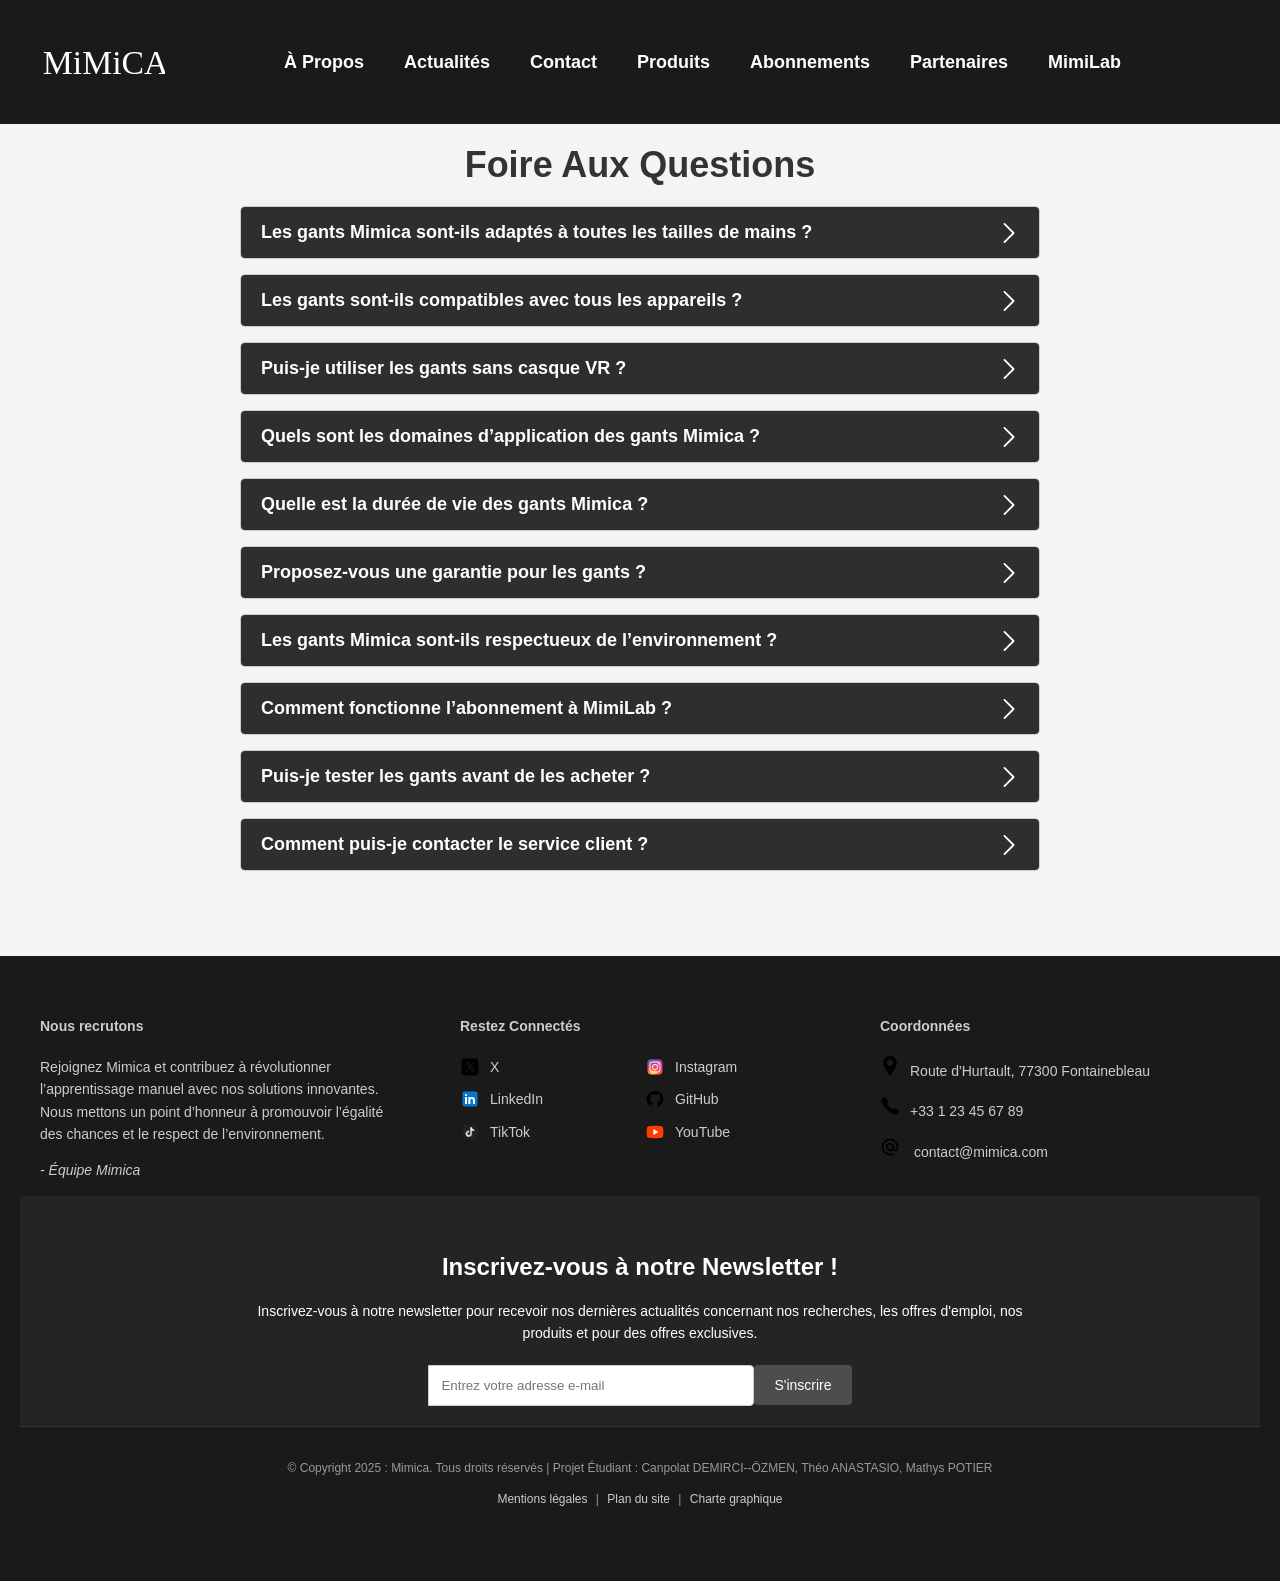
<file: html/faq.html>
<!DOCTYPE html>
<html lang="fr">
<head>
    <meta charset="UTF-8">
    <meta name="viewport" content="width=device-width, initial-scale=1.0">
    <title> F.A.Q | Mimica </title>
    <link rel="stylesheet" href="../css/faq.css">
    <link rel="preconnect" href="https://fonts.googleapis.com">
    <link rel="preconnect" href="https://fonts.gstatic.com" crossorigin>
    <link href="https://fonts.googleapis.com/css2?family=Montserrat:wght@400;700&display=swap" rel="stylesheet">
    <!-- Favicon -->
    <link rel="icon" type="image/png" href="../media/favicon/favicon-96x96.png" sizes="96x96" />
    <link rel="icon" type="image/svg+xml" href="../media/favicon/favicon.svg" />
    <link rel="shortcut icon" href="../media/favicon/favicon.ico" />
    <link rel="apple-touch-icon" sizes="180x180" href="../media/favicon/apple-touch-icon.png" />
    <link rel="manifest" href="../media/favicon/site.webmanifest" />
    </head>
<body>
  <header>
    <div class="container">
        <button class="hamburger" id="hamburger-menu" aria-label="Menu Hamburger">
            <span></span>
            <span></span>
            <span></span>
        </button>
        <a href="../index.html" class="logo">
            <img src="../media/logo.svg" alt="Mimica Logo">
        </a>
        <nav class="mobile-nav" id="mobile-nav">
            <ul class="nav-links">
                <li class="dropdown">
                    <a href="#" class="dropdown-toggle">À Propos</a>
                    <ul class="dropdown-submenu" id="submenu-apropos">
                        <li><a href="../html/qui-sommes-nous.html">Qui sommes-nous</a></li>
                        <li><a href="../html/fondateurs.html">Les fondateurs</a></li>
                        <li><a href="../html/faq.html">FAQ</a></li>
                    </ul>
                </li>
                <li><a href="../html/actualites.html">Actualités</a></li>
                <li><a href="../html/contact.html">Contact</a></li>
                <li><a href="../html/produits.html">Produits</a></li>
                <li><a href="../html/abonnements.html">Abonnements</a></li>
                <li><a href="../html/partenaires.html">Partenaires</a></li>
                <li><a href="../html/mimilab.html">MimiLab</a></li>
            </ul>
        </nav>
    </div>
  </header>
    <button id="back-to-top" title="Retour en haut">&#8679;</button>
    <div id="newsletter-popup" class="popup">
        <p>Merci ! Votre inscription à la newsletter a bien été prise en compte.</p>
    </div>
    <div id="confirmation-popup" class="popup hidden">
      <p>Votre message a bien été envoyé. Nous vous répondrons dans les plus brefs délais.</p>
      <button id="close-popup">Fermer</button>
    </div>
    <main class="faq-container">
        <h1>Foire Aux Questions</h1>
        <div class="faq">
          <!-- Question 1 -->
          <div class="faq-item">
            <button class="faq-question">
              <span>Les gants Mimica sont-ils adaptés à toutes les tailles de mains ?</span>
              <img src="../media/icones/right-arrow.svg" alt="Déplié" class="faq-icon">
            </button>
            <div class="faq-answer">
              <p><strong>Oui</strong>, nos gants sont conçus pour convenir à toutes les morphologies. Ils sont ajustables grâce à un système de réglage ergonomique, assurant confort et précision pendant l'utilisation.</p>
            </div>
          </div>
          <!-- Question 2 -->
          <div class="faq-item">
            <button class="faq-question">
              <span>Les gants sont-ils compatibles avec tous les appareils ?</span>
              <img src="../media/icones/right-arrow.svg" alt="Déplié" class="faq-icon">
            </button>
            <div class="faq-answer">
              <p><strong>Oui</strong>, nos gants sont compatibles avec les casques VR, les ordinateurs, les tablettes et même certains smartphones. Ils fonctionnent avec les principaux systèmes d’exploitation et plateformes.</p>
            </div>
          </div>
          <!-- Question 3 -->
          <div class="faq-item">
            <button class="faq-question">
              <span>Puis-je utiliser les gants sans casque VR ?</span>
              <img src="../media/icones/right-arrow.svg" alt="Déplié" class="faq-icon">
            </button>
            <div class="faq-answer">
              <p><strong>Oui</strong>, bien que les gants soient optimisés pour un environnement VR, ils peuvent être utilisés sans casque pour certaines formations interactives sur écran.</p>
            </div>
          </div>
          <!-- Question 4 -->
          <div class="faq-item">
            <button class="faq-question">
              <span>Quels sont les domaines d’application des gants Mimica ?</span>
              <img src="../media/icones/right-arrow.svg" alt="Déplié" class="faq-icon">
            </button>
            <div class="faq-answer">
              <p>Les gants peuvent être utilisés dans divers domaines, tels que l’éducation (<strong>apprentissage musical, langues</strong>), le sport (<strong>gestes précis</strong>), la médecine (<strong>réhabilitation et chirurgie</strong>) et le divertissement (<strong>jeux vidéo immersifs</strong>).</p>
            </div>
          </div>
          <!-- Question 5 -->
          <div class="faq-item">
            <button class="faq-question">
              <span>Quelle est la durée de vie des gants Mimica ?</span>
              <img src="../media/icones/right-arrow.svg" alt="Déplié" class="faq-icon">
            </button>
            <div class="faq-answer">
              <p>Les gants Mimica sont conçus pour durer environ <strong>7 à 10 ans</strong> avec une utilisation régulière. Ils sont fabriqués à partir de matériaux robustes et peuvent être réparés si nécessaire.</p>
            </div>
          </div>
          <!-- Question 6 -->
          <div class="faq-item">
            <button class="faq-question">
              <span>Proposez-vous une garantie pour les gants ?</span>
              <img src="../media/icones/right-arrow.svg" alt="Déplié" class="faq-icon">
            </button>
            <div class="faq-answer">
              <p><strong>Oui</strong>, nous offrons une garantie de <strong>3 ans</strong> pour tous nos produits. La garantie couvre les défauts de fabrication et les dysfonctionnements liés à une utilisation normale.</p>
            </div>
          </div>
          <!-- Question 7 -->
          <div class="faq-item">
            <button class="faq-question">
              <span>Les gants Mimica sont-ils respectueux de l’environnement ?</span>
              <img src="../media/icones/right-arrow.svg" alt="Déplié" class="faq-icon">
            </button>
            <div class="faq-answer">
              <p><strong>Absolument</strong>. Nos produits sont fabriqués avec des matériaux recyclables, et nous avons mis en place un programme de reprise pour recycler les anciens gants. Nous portons une grande attention à notre empreinte carbone.</p>
            </div>
          </div>
          <!-- Question 8 -->
          <div class="faq-item">
            <button class="faq-question">
              <span>Comment fonctionne l’abonnement à MimiLab ?</span>
              <img src="../media/icones/right-arrow.svg" alt="Déplié" class="faq-icon">
            </button>
            <div class="faq-answer">
              <p>L’abonnement à MimiLab vous donne accès à des contenus exclusifs, des <strong>workshops</strong> (ateliers) et des formations adaptées à vos besoins. Il existe deux formules : <strong>Premium</strong> pour les particuliers et <strong>Pro</strong> pour les professionnels.</p>
            </div>
          </div>
          <!-- Question 9 -->
          <div class="faq-item">
            <button class="faq-question">
              <span>Puis-je tester les gants avant de les acheter ?</span>
              <img src="../media/icones/right-arrow.svg" alt="Déplié" class="faq-icon">
            </button>
            <div class="faq-answer">
              <p><strong>Oui</strong>, nous proposons une période d’essai gratuite dans nos points de démonstration et lors d’événements spéciaux. Vous pouvez également profiter d’une période d’essai pour notre plateforme MimiLab.</p>
            </div>
          </div>
          <!-- Question 10 -->
          <div class="faq-item">
            <button class="faq-question">
              <span>Comment puis-je contacter le service client ?</span>
              <img src="../media/icones/right-arrow.svg" alt="Déplié" class="faq-icon">
            </button>
            <div class="faq-answer">
              <p>Vous pouvez nous contacter via notre page de contact sur le site, par e-mail ou directement par téléphone. Nos équipes sont disponibles <strong>du lundi au vendredi, de 8h à 18h</strong>.</p>
            </div>
          </div>
        </div>
      </main>
    <footer class="footer">
        <div class="footer-container">
          <!-- Colonne 1 : Nous recrutons -->
          <div class="footer-column">
            <h4><a href="../html/nous-recrutons.html" class="recrutement-link">Nous recrutons</a></h4>
            <p>Rejoignez Mimica et contribuez à révolutionner l’apprentissage manuel avec nos solutions innovantes. Nous mettons un point d’honneur à promouvoir l’égalité des chances et le respect de l’environnement.</p>
            <p><em>- Équipe Mimica</em></p>
          </div>
      
          <!-- Colonne 2 : Restez Connectés -->
          <div class="footer-column">
            <h4>Restez Connectés</h4>
            <div class="social-links-grid">
              <a href="https://x.com/Mimica__fr"><img src="../media/icones/x.svg" alt="X"><span>X</span></a>
              <a href="https://www.instagram.com/mimica_fr/"><img src="../media/icones/instagram.svg" alt="Instagram"><span>Instagram</span></a>
              <a href="https://www.linkedin.com/"><img src="../media/icones/linkedin.svg" alt="LinkedIn"><span>LinkedIn</span></a>
              <a href="https://grond.iut-fbleau.fr/demircio"><img src="../media/icones/github.svg" alt="GitHub"><span>GitHub</span></a>
              <a href="https://www.tiktok.com/@mimica.fr"><img src="../media/icones/tiktok.svg" alt="TikTok"><span>TikTok</span></a>
              <a href="https://www.youtube.com/channel/UC6xe8fh88vLrWExz-VaL61A"><img src="../media/icones/youtube.svg" alt="YouTube"><span>YouTube</span></a>
            </div>
          </div>
      
          <!-- Colonne 3 : Coordonnées -->
          <div class="footer-column">
            <h4>Coordonnées</h4>
            <p><img src="../media/icones/adresse.svg" alt="Adresse"><span>Route d'Hurtault, 77300 Fontainebleau</span></p>
            <p><img src="../media/icones/tel.png" alt="Téléphone"><span>+33 1 23 45 67 89</span></p>
            <p><img src="../media/icones/mail.svg" alt="Email">
              <span><a href="mailto:contact@mimica.com">contact@mimica.com</a></span>
            </p>
          </div>
        </div>
      
        <!-- Section Newsletter -->
        <div class="newsletter-bar">
          <div class="newsletter-bar-container">
            <h4>Inscrivez-vous à notre Newsletter !</h4>
            <p>Inscrivez-vous à notre newsletter pour recevoir nos dernières actualités concernant nos recherches, les offres d'emploi, nos produits et pour des offres exclusives.</p>
            <form id="newsletter-bar-form">
              <div class="newsletter-bar-input">
                <input type="email" name="email" placeholder="Entrez votre adresse e-mail" required>
                <button type="submit" class="newsletter-bar-button">S'inscrire</button>
              </div>
            </form>
          </div>
        </div>
      
        <!-- Section Copyright -->
        <div class="footer-bottom">
          <p>&copy; Copyright 2025 : Mimica. Tous droits réservés | Projet Étudiant : Canpolat DEMIRCI--ÖZMEN, Théo ANASTASIO, Mathys POTIER </p>
          <p><a href="../html/mentions-legales.html">Mentions légales</a> | <a href="../html/plan-du-site.html">Plan du site</a> | <a href="https://www.behance.net/gallery/217097583/Mimica">Charte graphique</a></p>
        </div>
      </footer>
      <script src="../js/faq.js"></script>
    </body>
</html>
</file>
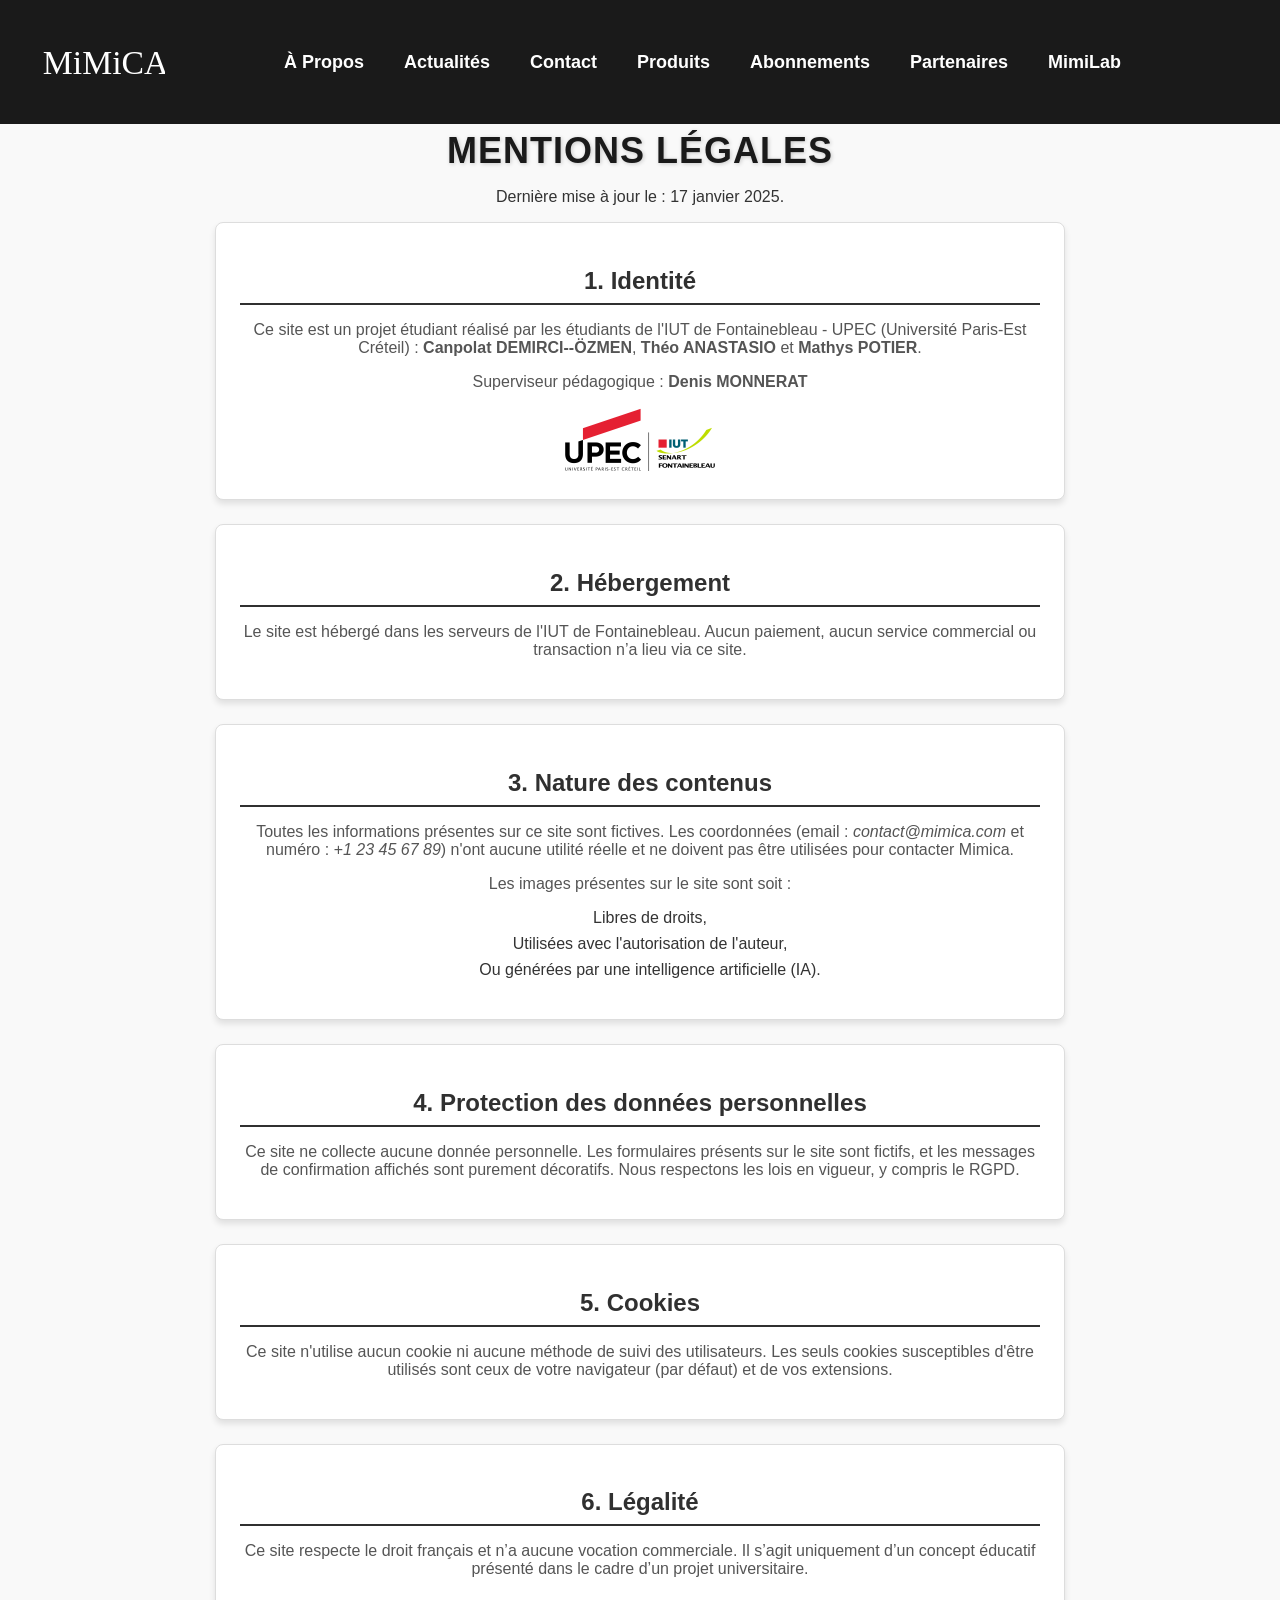
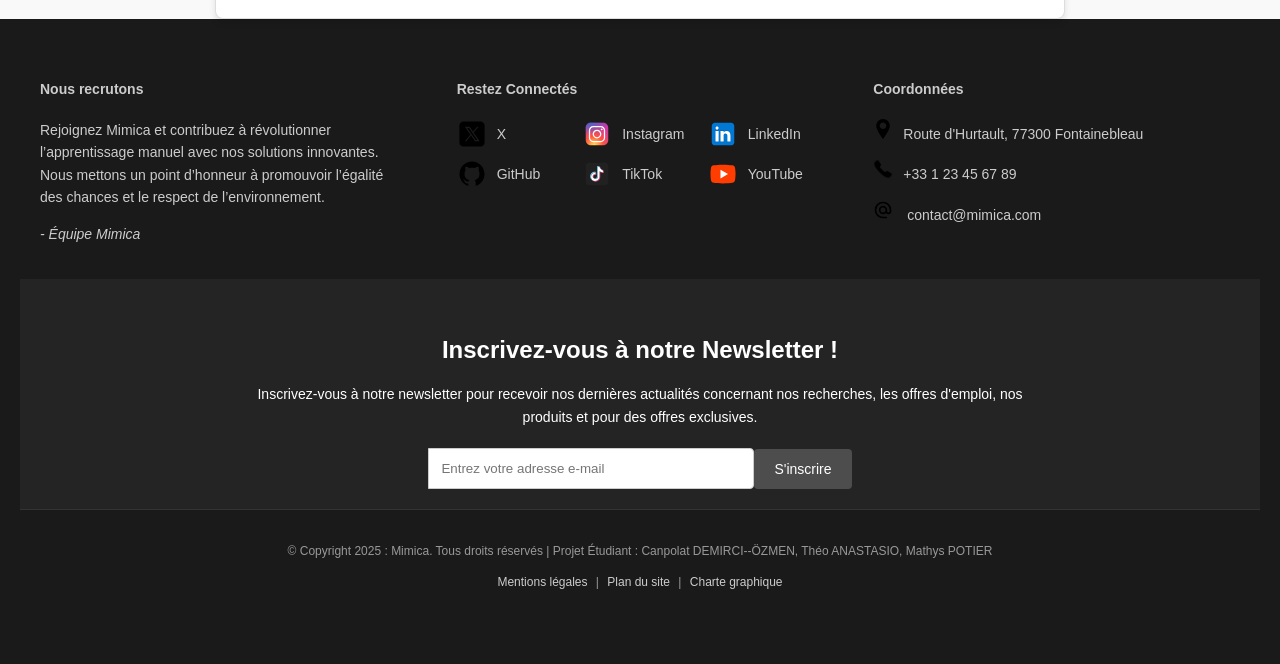
<file: html/mentions-legales.html>
<!DOCTYPE html>
<html lang="fr">
<head>
    <meta charset="UTF-8">
    <meta name="viewport" content="width=device-width, initial-scale=1.0">
    <title> Mentions Légales | Mimica</title>
    <link rel="stylesheet" href="../css/mentions-legales.css">
    <!-- Favicon -->
    <link rel="icon" type="image/png" href="../media/favicon/favicon-96x96.png" sizes="96x96" />
    <link rel="icon" type="image/svg+xml" href="../media/favicon/favicon.svg" />
    <link rel="shortcut icon" href="../media/favicon/favicon.ico" />
    <link rel="apple-touch-icon" sizes="180x180" href="../media/favicon/apple-touch-icon.png" />
    <link rel="manifest" href="../media/favicon/site.webmanifest" />
    </head>
<body>
    <header>
        <div class="container">
            <button class="hamburger" id="hamburger-menu" aria-label="Menu Hamburger">
                <span></span>
                <span></span>
                <span></span>
            </button>
            <a href="../index.html" class="logo">
                <img src="../media/logo.svg" alt="Mimica Logo">
            </a>
            <nav class="mobile-nav" id="mobile-nav">
                <ul class="nav-links">
                    <li class="dropdown">
                        <a href="#" class="dropdown-toggle">À Propos</a>
                        <ul class="dropdown-submenu" id="submenu-apropos">
                            <li><a href="../html/qui-sommes-nous.html">Qui sommes-nous</a></li>
                            <li><a href="../html/fondateurs.html">Les fondateurs</a></li>
                            <li><a href="../html/faq.html">FAQ</a></li>
                        </ul>
                    </li>
                    <li><a href="../html/actualites.html">Actualités</a></li>
                    <li><a href="../html/contact.html">Contact</a></li>
                    <li><a href="../html/produits.html">Produits</a></li>
                    <li><a href="../html/abonnements.html">Abonnements</a></li>
                    <li><a href="../html/partenaires.html">Partenaires</a></li>
                    <li><a href="../html/mimilab.html">MimiLab</a></li>
                </ul>
            </nav>
        </div>
    </header>
    <main class="mentions">
        <h1>Mentions Légales</h1>
        <p class="intro">
            Dernière mise à jour le : 17 janvier 2025.
        </p>
        
        <div class="content">
            <div class="section">
                <h2>1. Identité</h2>
                <p>
                    Ce site est un projet étudiant réalisé par les étudiants de l'IUT de Fontainebleau - UPEC (Université Paris-Est Créteil) : 
                    <strong>Canpolat DEMIRCI--ÖZMEN</strong>, <strong>Théo ANASTASIO</strong> et <strong>Mathys POTIER</strong>. 
                </p>
                <p>Superviseur pédagogique : </a> <strong></a>Denis MONNERAT</strong></p>
                <div class="iut-logo">
                    <a href="https://iut-fbleau.fr" target="_blank">
                        <img src="../media/IUT.png" alt="Logo de l'IUT de Fontainebleau - UPEC">
                    </a>
                </div>  
            </div>
    
            <div class="section">
                <h2>2. Hébergement</h2>
                <p>
                    Le site est hébergé dans les serveurs de l'IUT de Fontainebleau. Aucun paiement, aucun service commercial ou transaction n’a lieu via ce site.
                </p>
            </div>
    
            <div class="section">
                <h2>3. Nature des contenus</h2>
                <p>
                    Toutes les informations présentes sur ce site sont fictives. Les coordonnées (email : <em>contact@mimica.com</em> et numéro : <em>+1 23 45 67 89</em>) 
                    n'ont aucune utilité réelle et ne doivent pas être utilisées pour contacter Mimica.
                </p>
                <p>Les images présentes sur le site sont soit :</p>
                <ul>
                    <li>Libres de droits,</li>
                    <li>Utilisées avec l'autorisation de l'auteur,</li>
                    <li>Ou générées par une intelligence artificielle (IA).</li>
                </ul>
            </div>
    
            <div class="section">
                <h2>4. Protection des données personnelles</h2>
                <p>
                    Ce site ne collecte aucune donnée personnelle. Les formulaires présents sur le site sont fictifs, et les messages de confirmation affichés sont purement décoratifs. 
                    Nous respectons les lois en vigueur, y compris le RGPD.
                </p>
            </div>
    
            <div class="section">
                <h2>5. Cookies</h2>
                <p>
                    Ce site n'utilise aucun cookie ni aucune méthode de suivi des utilisateurs. Les seuls cookies susceptibles d'être utilisés sont ceux de votre navigateur (par défaut) et de vos extensions.
                </p>
            </div>
    
            <div class="section">
                <h2>6. Légalité</h2>
                <p>
                    Ce site respecte le droit français et n’a aucune vocation commerciale. Il s’agit uniquement d’un concept éducatif présenté dans le cadre d’un projet universitaire.
                </p>
            </div>
        </div>
    </main>
    


    <button id="back-to-top" title="Retour en haut">&#8679;</button>
    <div id="newsletter-popup" class="popup">
        <p>Merci ! Votre inscription à la newsletter a bien été prise en compte.</p>
    </div>
    <footer class="footer">
        <div class="footer-container">
          <!-- Colonne 1 : Nous recrutons -->
          <div class="footer-column">
            <h4><a href="../html/nous-recrutons.html" class="recrutement-link">Nous recrutons</a></h4>
            <p>Rejoignez Mimica et contribuez à révolutionner l’apprentissage manuel avec nos solutions innovantes. Nous mettons un point d’honneur à promouvoir l’égalité des chances et le respect de l’environnement.</p>
            <p><em>- Équipe Mimica</em></p>
          </div>
      
          <!-- Colonne 2 : Restez Connectés -->
          <div class="footer-column">
            <h4>Restez Connectés</h4>
            <div class="social-links-grid">
              <a href="https://x.com/Mimica__fr"><img src="../media/icones/x.svg" alt="X"><span>X</span></a>
              <a href="https://www.instagram.com/mimica_fr/"><img src="../media/icones/instagram.svg" alt="Instagram"><span>Instagram</span></a>
              <a href="https://www.linkedin.com/"><img src="../media/icones/linkedin.svg" alt="LinkedIn"><span>LinkedIn</span></a>
              <a href="https://grond.iut-fbleau.fr/demircio"><img src="../media/icones/github.svg" alt="GitHub"><span>GitHub</span></a>
              <a href="https://www.tiktok.com/@mimica.fr"><img src="../media/icones/tiktok.svg" alt="TikTok"><span>TikTok</span></a>
              <a href="https://www.youtube.com/channel/UC6xe8fh88vLrWExz-VaL61A"><img src="../media/icones/youtube.svg" alt="YouTube"><span>YouTube</span></a>
            </div>
          </div>
      
          <!-- Colonne 3 : Coordonnées -->
          <div class="footer-column">
            <h4>Coordonnées</h4>
            <p><img src="../media/icones/adresse.svg" alt="Adresse"><span>Route d'Hurtault, 77300 Fontainebleau</span></p>
            <p><img src="../media/icones/tel.png" alt="Téléphone"><span>+33 1 23 45 67 89</span></p>
            <p><img src="../media/icones/mail.svg" alt="Email">
              <span><a href="mailto:contact@mimica.com">contact@mimica.com</a></span>
            </p>
          </div>
        </div>
      
        <!-- Section Newsletter -->
        <div class="newsletter-bar">
          <div class="newsletter-bar-container">
            <h4>Inscrivez-vous à notre Newsletter !</h4>
            <p>Inscrivez-vous à notre newsletter pour recevoir nos dernières actualités concernant nos recherches, les offres d'emploi, nos produits et pour des offres exclusives.</p>
            <form id="newsletter-bar-form">
              <div class="newsletter-bar-input">
                <input type="email" name="email" placeholder="Entrez votre adresse e-mail" required>
                <button type="submit" class="newsletter-bar-button">S'inscrire</button>
              </div>
            </form>
          </div>
        </div>
      
        <!-- Section Copyright -->
        <div class="footer-bottom">
          <p>&copy; Copyright 2025 : Mimica. Tous droits réservés | Projet Étudiant : Canpolat DEMIRCI--ÖZMEN, Théo ANASTASIO, Mathys POTIER </p>
          <p><a href="../html/mentions-legales.html">Mentions légales</a> | <a href="../html/plan-du-site.html">Plan du site</a> | <a href="https://www.behance.net/gallery/217097583/Mimica">Charte graphique</a></p>
        </div>
      </footer>
      <script src="../js/scripts.js"></script>
    </body>
</html>
</file>
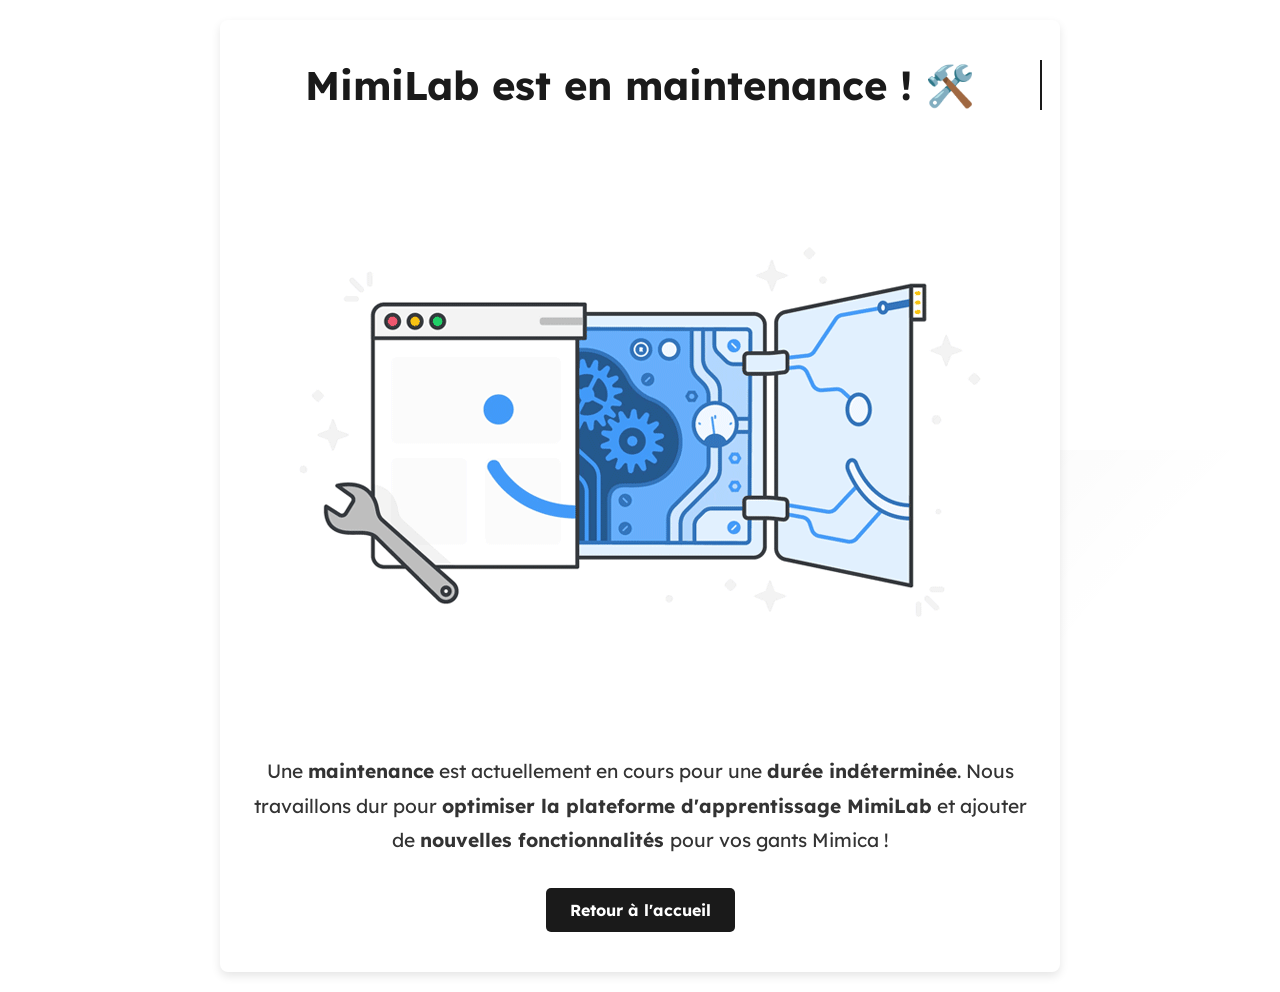
<file: html/mimilab.html>
<!DOCTYPE html>
<html lang="fr">
<head>
    <meta charset="UTF-8">
    <meta name="viewport" content="width=device-width, initial-scale=1.0">
    <title>MimiLab | Maintenance</title>
    <link rel="stylesheet" href="../css/mimilab.css">
    <link rel="preconnect" href="https://fonts.googleapis.com">
    <link href="https://fonts.googleapis.com/css2?family=Lexend:wght@400;700&display=swap" rel="stylesheet">
    <!-- Favicon -->
    <link rel="icon" type="image/png" href="../media/favicon/favicon-96x96.png" sizes="96x96" />
    <link rel="icon" type="image/svg+xml" href="../media/favicon/favicon.svg" />
    <link rel="shortcut icon" href="../media/favicon/favicon.ico" />
    <link rel="apple-touch-icon" sizes="180x180" href="../media/favicon/apple-touch-icon.png" />
    <link rel="manifest" href="../media/favicon/site.webmanifest" />
</head>
<body>
    <div class="background-particles"></div>
    <div class="maintenance-container">
        <h1 class="maintenance-title"> MimiLab est en maintenance ! 🛠️</h1>
        <img src="../media/maintenance.gif" alt="Maintenance en cours" class="maintenance-animation">
        <p class="maintenance-message">
            Une <strong>maintenance</strong> est actuellement en cours pour une <strong>durée indéterminée</strong>. 
            Nous travaillons dur pour <strong>optimiser la plateforme d'apprentissage MimiLab</strong> 
            et ajouter de <strong>nouvelles fonctionnalités </strong> pour vos gants Mimica !
        </p>
        <a href="../index.html" class="back-to-home-btn">Retour à l'accueil</a>
    </div>
</body>
</html>
</file>
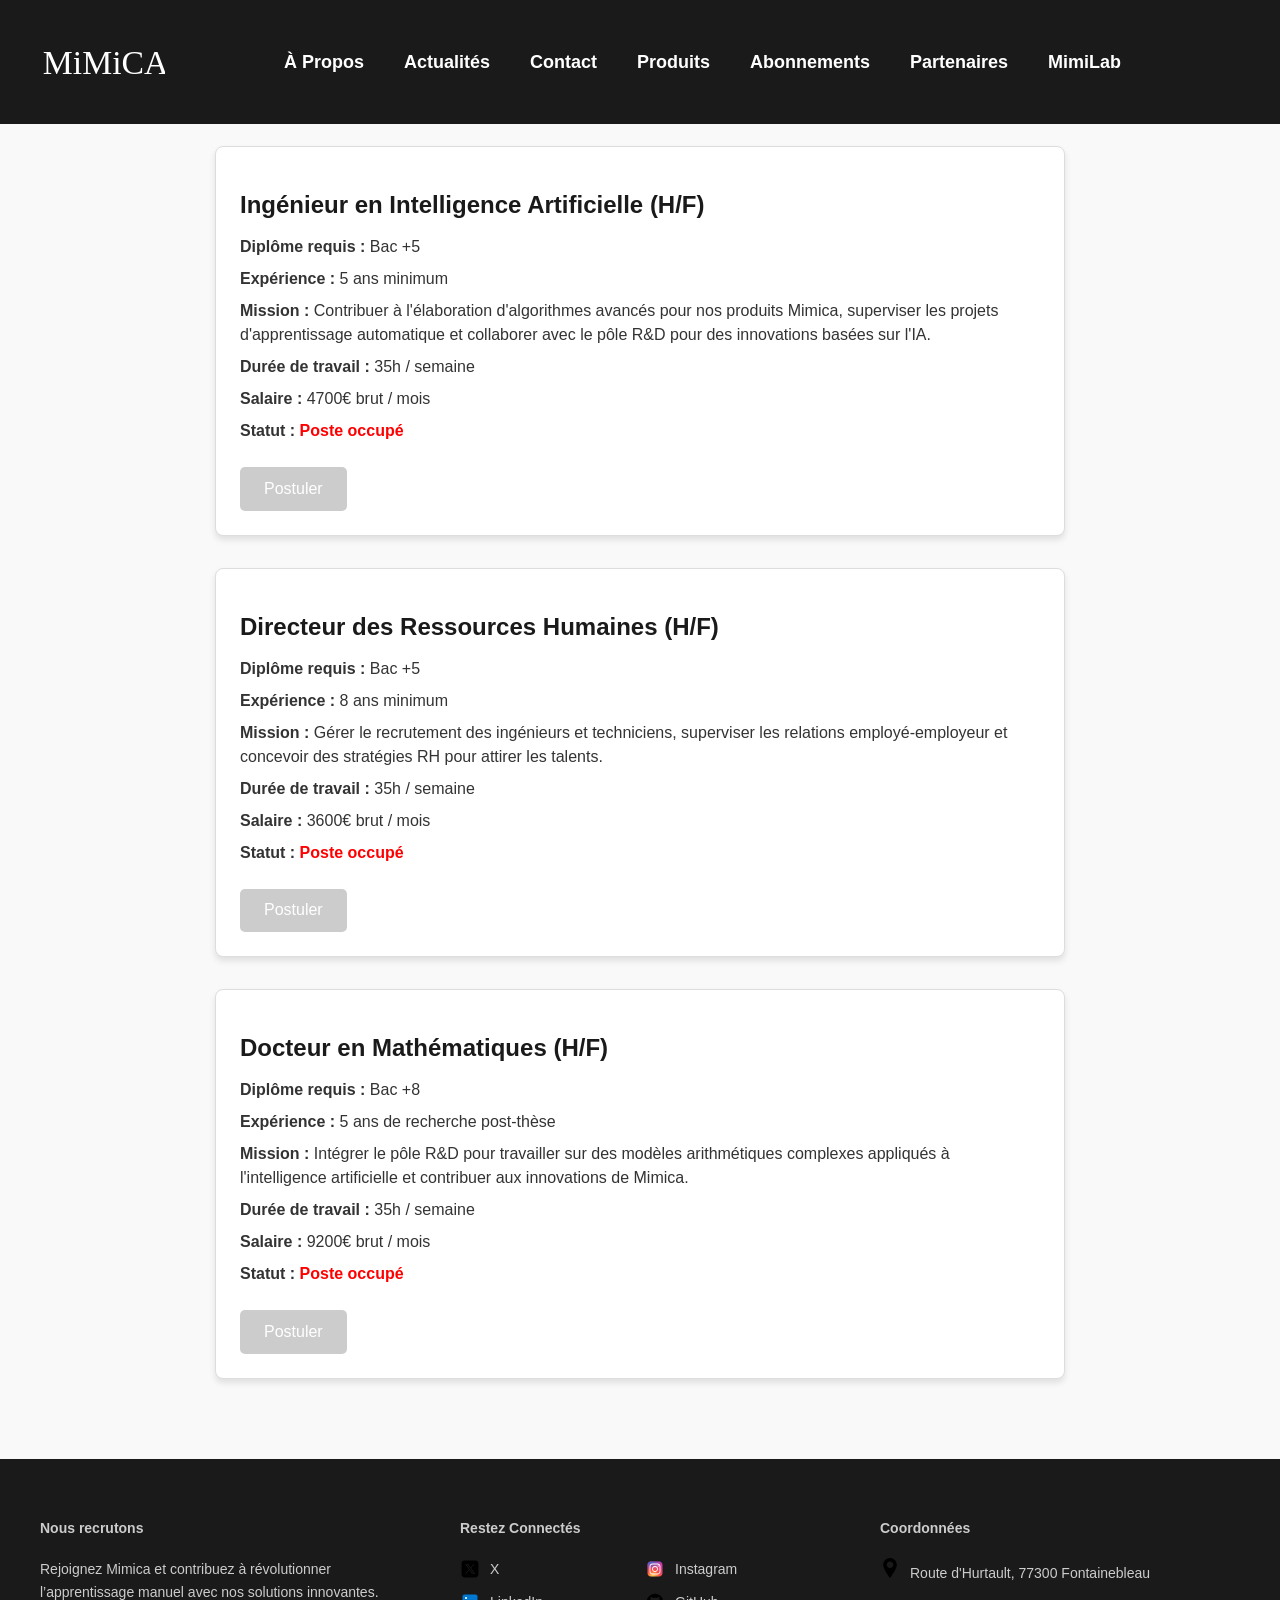
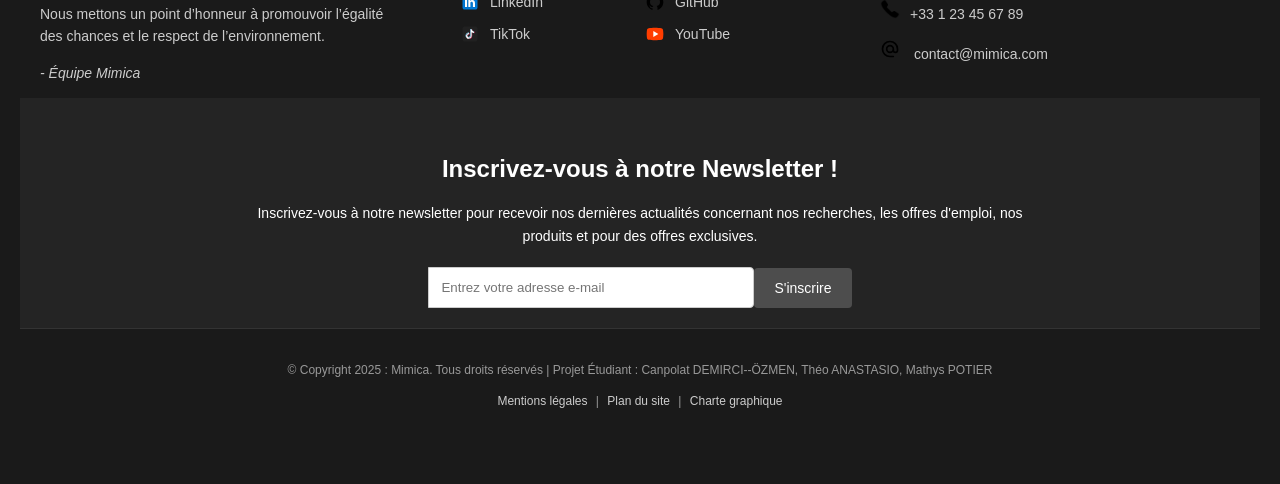
<file: html/nous-recrutons.html>
<!DOCTYPE html>
<html lang="fr">
<head>
    <meta charset="UTF-8">
    <meta name="viewport" content="width=device-width, initial-scale=1.0">
    <title> Nous recrutons | Mimica </title>
    <link rel="stylesheet" href="../css/nous-recrutons.css">
    <link rel="preconnect" href="https://fonts.googleapis.com">
    <link rel="preconnect" href="https://fonts.gstatic.com" crossorigin>
    <link href="https://fonts.googleapis.com/css2?family=Montserrat:wght@400;700&display=swap" rel="stylesheet">
    <!-- Favicon -->
    <link rel="icon" type="image/png" href="../media/favicon/favicon-96x96.png" sizes="96x96" />
    <link rel="icon" type="image/svg+xml" href="../media/favicon/favicon.svg" />
    <link rel="shortcut icon" href="../media/favicon/favicon.ico" />
    <link rel="apple-touch-icon" sizes="180x180" href="../media/favicon/apple-touch-icon.png" />
    <link rel="manifest" href="../media/favicon/site.webmanifest" />
    </head>
<body>
  <header>
    <div class="container">
        <button class="hamburger" id="hamburger-menu" aria-label="Menu Hamburger">
            <span></span>
            <span></span>
            <span></span>
        </button>
        <a href="../index.html" class="logo">
            <img src="../media/logo.svg" alt="Mimica Logo">
        </a>
        <nav class="mobile-nav" id="mobile-nav">
            <ul class="nav-links">
                <li class="dropdown">
                    <a href="#" class="dropdown-toggle">À Propos</a>
                    <ul class="dropdown-submenu" id="submenu-apropos">
                        <li><a href="../html/qui-sommes-nous.html">Qui sommes-nous</a></li>
                        <li><a href="../html/fondateurs.html">Les fondateurs</a></li>
                        <li><a href="../html/faq.html">FAQ</a></li>
                    </ul>
                </li>
                <li><a href="../html/actualites.html">Actualités</a></li>
                <li><a href="../html/contact.html">Contact</a></li>
                <li><a href="../html/produits.html">Produits</a></li>
                <li><a href="../html/abonnements.html">Abonnements</a></li>
                <li><a href="../html/partenaires.html">Partenaires</a></li>
                <li><a href="../html/mimilab.html">MimiLab</a></li>
            </ul>
        </nav>
    </div>
    </header>
    <button id="back-to-top" title="Retour en haut">&#8679;</button>
    <div id="newsletter-popup" class="popup">
        <p>Merci ! Votre inscription à la newsletter a bien été prise en compte.</p>
    </div>
    <div id="confirmation-popup" class="popup hidden">
      <p>Votre message a bien été envoyé. Nous vous répondrons dans les plus brefs délais.</p>
      <button id="close-popup">Fermer</button>
    </div>
    <main class="recruitment-container">
        <h1>Nous Recrutons</h1>
    
        <!-- Bloc Ingénieur en Intelligence Artificielle -->
        <div class="job-card">
            <h2>Ingénieur en Intelligence Artificielle (H/F)</h2>
            <p><strong>Diplôme requis :</strong> Bac +5</p>
            <p><strong>Expérience :</strong> 5 ans minimum</p>
            <p><strong>Mission :</strong> Contribuer à l'élaboration d'algorithmes avancés pour nos produits Mimica, superviser les projets d'apprentissage automatique et collaborer avec le pôle R&D pour des innovations basées sur l'IA.</p>
            <p><strong>Durée de travail :</strong> 35h / semaine</p>
            <p><strong>Salaire :</strong> 4700€ brut / mois</p>
            <p class="job-status"><strong>Statut :</strong> <span class="unavailable">Poste occupé</span></p>
            <button class="apply-button" disabled>Postuler</button>
        </div>
    
        <!-- Bloc Directeur des Ressources Humaines -->
        <div class="job-card">
            <h2>Directeur des Ressources Humaines (H/F)</h2>
            <p><strong>Diplôme requis :</strong> Bac +5</p>
            <p><strong>Expérience :</strong> 8 ans minimum</p>
            <p><strong>Mission :</strong> Gérer le recrutement des ingénieurs et techniciens, superviser les relations employé-employeur et concevoir des stratégies RH pour attirer les talents.</p>
            <p><strong>Durée de travail :</strong> 35h / semaine</p>
            <p><strong>Salaire :</strong> 3600€ brut / mois</p>
            <p class="job-status"><strong>Statut :</strong> <span class="unavailable">Poste occupé</span></p>
            <button class="apply-button" disabled>Postuler</button>
        </div>
    
        <!-- Bloc Docteur en Mathématiques -->
        <div class="job-card">
            <h2>Docteur en Mathématiques (H/F)</h2>
            <p><strong>Diplôme requis :</strong> Bac +8</p>
            <p><strong>Expérience :</strong> 5 ans de recherche post-thèse</p>
            <p><strong>Mission :</strong> Intégrer le pôle R&D pour travailler sur des modèles arithmétiques complexes appliqués à l'intelligence artificielle et contribuer aux innovations de Mimica.</p>
            <p><strong>Durée de travail :</strong> 35h / semaine</p>
            <p><strong>Salaire :</strong> 9200€ brut / mois</p>
            <p class="job-status"><strong>Statut :</strong> <span class="unavailable">Poste occupé</span></p>
            <button class="apply-button" disabled>Postuler</button>
        </div>
    </main>
    <footer class="footer">
      <div class="footer-container">
        <!-- Colonne 1 : Nous recrutons -->
        <div class="footer-column">
          <h4><a href="../html/nous-recrutons.html" class="recrutement-link">Nous recrutons</a></h4>
          <p>Rejoignez Mimica et contribuez à révolutionner l’apprentissage manuel avec nos solutions innovantes. Nous mettons un point d’honneur à promouvoir l’égalité des chances et le respect de l’environnement.</p>
          <p><em>- Équipe Mimica</em></p>
        </div>
    
        <!-- Colonne 2 : Restez Connectés -->
        <div class="footer-column">
          <h4>Restez Connectés</h4>
          <div class="social-links-grid">
            <a href="https://x.com/Mimica__fr"><img src="../media/icones/x.svg" alt="X"><span>X</span></a>
            <a href="https://www.instagram.com/mimica_fr/"><img src="../media/icones/instagram.svg" alt="Instagram"><span>Instagram</span></a>
            <a href="https://www.linkedin.com/"><img src="../media/icones/linkedin.svg" alt="LinkedIn"><span>LinkedIn</span></a>
            <a href="https://grond.iut-fbleau.fr/demircio"><img src="../media/icones/github.svg" alt="GitHub"><span>GitHub</span></a>
            <a href="https://www.tiktok.com/@mimica.fr"><img src="../media/icones/tiktok.svg" alt="TikTok"><span>TikTok</span></a>
            <a href="https://www.youtube.com/channel/UC6xe8fh88vLrWExz-VaL61A"><img src="../media/icones/youtube.svg" alt="YouTube"><span>YouTube</span></a>
          </div>
        </div>
    
        <!-- Colonne 3 : Coordonnées -->
        <div class="footer-column">
          <h4>Coordonnées</h4>
          <p><img src="../media/icones/adresse.svg" alt="Adresse"><span>Route d'Hurtault, 77300 Fontainebleau</span></p>
          <p><img src="../media/icones/tel.png" alt="Téléphone"><span>+33 1 23 45 67 89</span></p>
          <p><img src="../media/icones/mail.svg" alt="Email">
            <span><a href="mailto:contact@mimica.com">contact@mimica.com</a></span>
          </p>
        </div>
      </div>
    
      <!-- Section Newsletter -->
      <div class="newsletter-bar">
        <div class="newsletter-bar-container">
          <h4>Inscrivez-vous à notre Newsletter !</h4>
          <p>Inscrivez-vous à notre newsletter pour recevoir nos dernières actualités concernant nos recherches, les offres d'emploi, nos produits et pour des offres exclusives.</p>
          <form id="newsletter-bar-form">
            <div class="newsletter-bar-input">
              <input type="email" name="email" placeholder="Entrez votre adresse e-mail" required>
              <button type="submit" class="newsletter-bar-button">S'inscrire</button>
            </div>
          </form>
        </div>
      </div>
    
      <!-- Section Copyright -->
      <div class="footer-bottom">
        <p>&copy; Copyright 2025 : Mimica. Tous droits réservés | Projet Étudiant : Canpolat DEMIRCI--ÖZMEN, Théo ANASTASIO, Mathys POTIER </p>
        <p><a href="../html/mentions-legales.html">Mentions légales</a> | <a href="../html/plan-du-site.html">Plan du site</a> | <a href="https://www.behance.net/gallery/217097583/Mimica">Charte graphique</a></p>
      </div>
    </footer>
    <script src="../js/scripts.js"></script>
  </body>
</html>
</file>
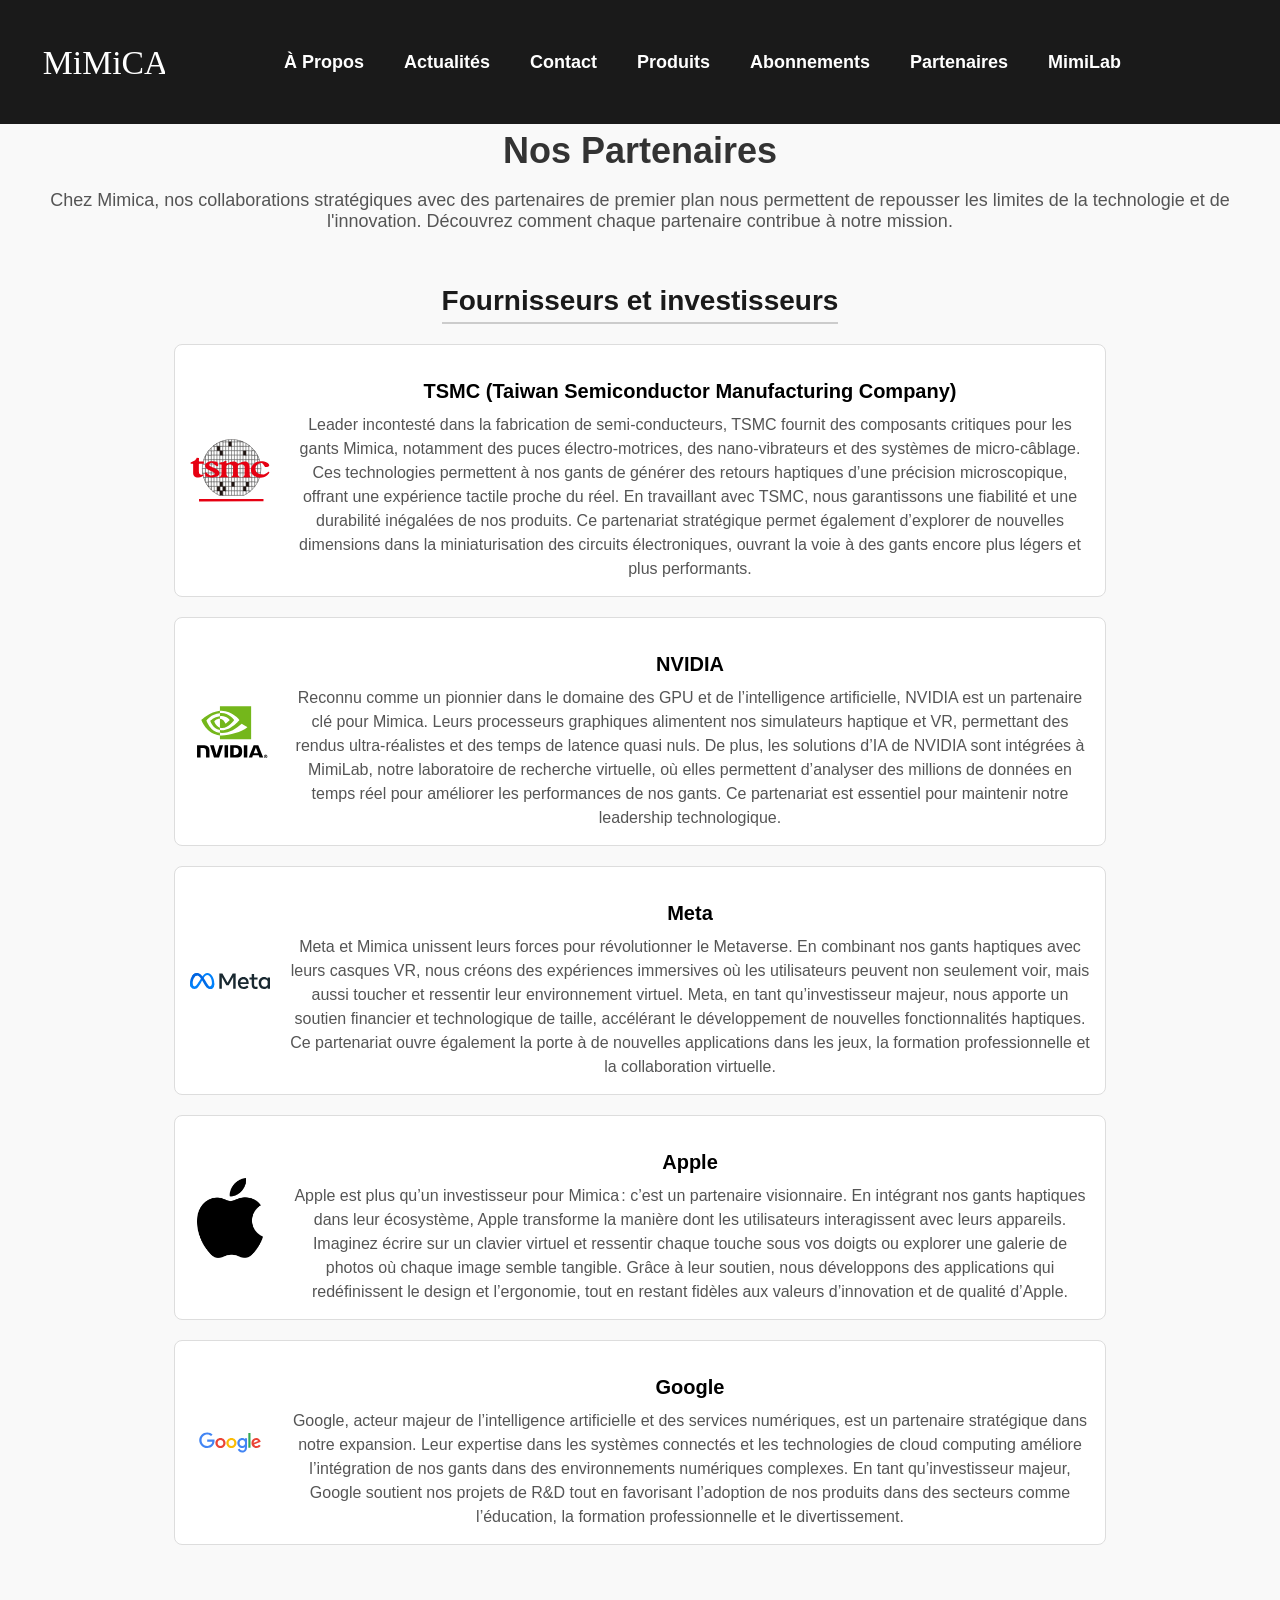
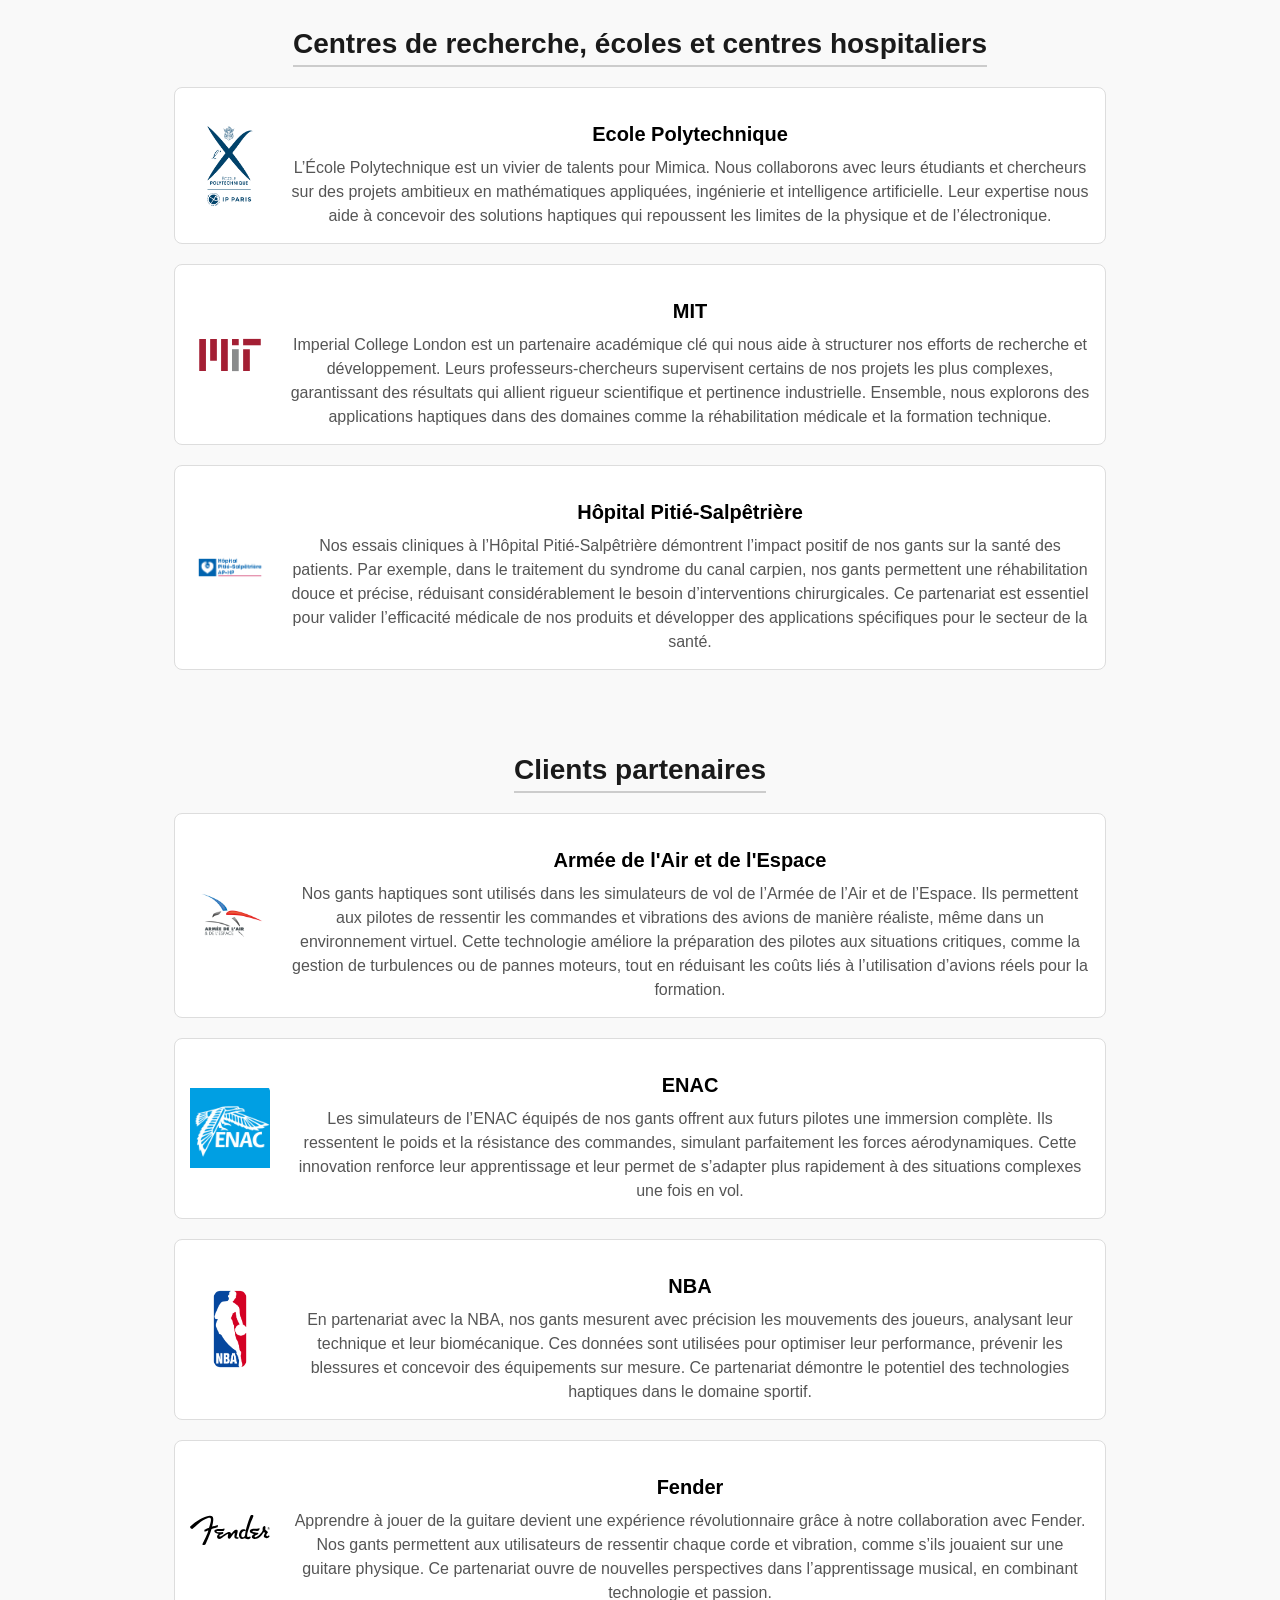
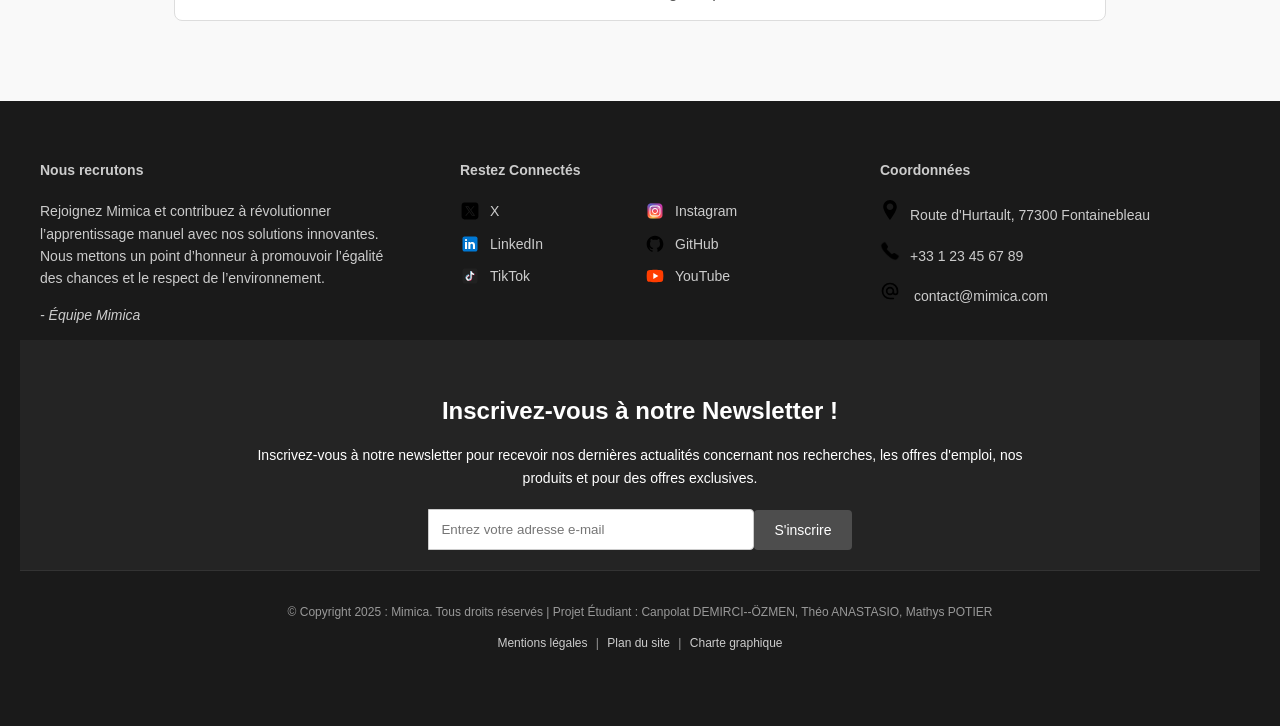
<file: html/partenaires.html>
<!DOCTYPE html>
<html lang="fr">
<head>
    <meta charset="UTF-8">
    <meta name="viewport" content="width=device-width, initial-scale=1.0">
    <title> Partenaires | Mimica </title>
    <link rel="stylesheet" href="../css/partenaires.css">

    <!-- Favicon -->
    <link rel="icon" type="image/png" href="../media/favicon/favicon-96x96.png" sizes="96x96" />
    <link rel="icon" type="image/svg+xml" href="../media/favicon/favicon.svg" />
    <link rel="shortcut icon" href="../media/favicon/favicon.ico" />
    <link rel="apple-touch-icon" sizes="180x180" href="../media/favicon/apple-touch-icon.png" />
    <link rel="manifest" href="../media/favicon/site.webmanifest" />
    </head>
<body>
    <header>
        <div class="container">
            <button class="hamburger" id="hamburger-menu" aria-label="Menu Hamburger">
                <span></span>
                <span></span>
                <span></span>
            </button>
            <a href="../index.html" class="logo">
                <img src="../media/logo.svg" alt="Mimica Logo">
            </a>
            <nav class="mobile-nav" id="mobile-nav">
                <ul class="nav-links">
                    <li class="dropdown">
                        <a href="#" class="dropdown-toggle">À Propos</a>
                        <ul class="dropdown-submenu" id="submenu-apropos">
                            <li><a href="../html/qui-sommes-nous.html">Qui sommes-nous</a></li>
                            <li><a href="../html/fondateurs.html">Les fondateurs</a></li>
                            <li><a href="../html/faq.html">FAQ</a></li>
                        </ul>
                    </li>
                    <li><a href="../html/actualites.html">Actualités</a></li>
                    <li><a href="../html/contact.html">Contact</a></li>
                    <li><a href="../html/produits.html">Produits</a></li>
                    <li><a href="../html/abonnements.html">Abonnements</a></li>
                    <li><a href="../html/partenaires.html">Partenaires</a></li>
                    <li><a href="../html/mimilab.html">MimiLab</a></li>
                </ul>
            </nav>
        </div>
    </header>
    <main>
            
        <section class="intro">
            <h1>Nos Partenaires</h1>
            <p>Chez Mimica, nos collaborations stratégiques avec des partenaires de premier plan nous permettent de repousser les limites de la technologie et de l'innovation. Découvrez comment chaque partenaire contribue à notre mission.</p>
        </section>
        
        <button id="back-to-top" title="Retour en haut">&#8679;</button>
        <div id="newsletter-popup" class="popup">
            <p>Merci ! Votre inscription à la newsletter a bien été prise en compte.</p>
        </div>
    

        <section class="partners-section">
            <h2>Fournisseurs et investisseurs</h2>
            <div class="partner-box">
                <img src="../media/partners/tsmc.svg" alt="TSMC Logo" class="partner-logo">
                <div class="partner-description">
                    <h3><a href="https://www.tsmc.com/" target="_blank">TSMC (Taiwan Semiconductor Manufacturing Company)</a></h3>
                    <p>Leader incontesté dans la fabrication de semi-conducteurs, TSMC fournit des composants critiques pour les gants Mimica, notamment des puces électro-motrices, des nano-vibrateurs et des systèmes de micro-câblage. Ces technologies permettent à nos gants de générer des retours haptiques d’une précision microscopique, offrant une expérience tactile proche du réel. En travaillant avec TSMC, nous garantissons une fiabilité et une durabilité inégalées de nos produits. Ce partenariat stratégique permet également d’explorer de nouvelles dimensions dans la miniaturisation des circuits électroniques, ouvrant la voie à des gants encore plus légers et plus performants.</p>
                </div>
            </div>

            <div class="partner-box">
                <img src="../media/partners/nvidia.svg" alt="NVIDIA Logo" class="partner-logo">
                <div class="partner-description">
                    <h3><a href="https://www.nvidia.com/" target="_blank">NVIDIA</a></h3>
                    <p>Reconnu comme un pionnier dans le domaine des GPU et de l’intelligence artificielle, NVIDIA est un partenaire clé pour Mimica. Leurs processeurs graphiques alimentent nos simulateurs haptique et VR, permettant des rendus ultra-réalistes et des temps de latence quasi nuls. De plus, les solutions d’IA de NVIDIA sont intégrées à MimiLab, notre laboratoire de recherche virtuelle, où elles permettent d’analyser des millions de données en temps réel pour améliorer les performances de nos gants. Ce partenariat est essentiel pour maintenir notre leadership technologique.

                    </p>
                </div>
            </div>

            <div class="partner-box">
                <img src="../media/partners/meta.svg
                " alt="Meta Logo" class="partner-logo">
                <div class="partner-description">
                    <h3><a href="https://www.meta.com/" target="_blank">Meta</a></h3>
                    <p>Meta et Mimica unissent leurs forces pour révolutionner le Metaverse. En combinant nos gants haptiques avec leurs casques VR, nous créons des expériences immersives où les utilisateurs peuvent non seulement voir, mais aussi toucher et ressentir leur environnement virtuel. Meta, en tant qu’investisseur majeur, nous apporte un soutien financier et technologique de taille, accélérant le développement de nouvelles fonctionnalités haptiques. Ce partenariat ouvre également la porte à de nouvelles applications dans les jeux, la formation professionnelle et la collaboration virtuelle.
                    </p>
                </div>
            </div>

            <div class="partner-box">
                <img src="../media/partners/apple.png" alt="Apple Logo" class="partner-logo">
                <div class="partner-description">
                    <h3><a href="https://www.apple.com/" target="_blank">Apple</a></h3>
                    <p>Apple est plus qu’un investisseur pour Mimica : c’est un partenaire visionnaire. En intégrant nos gants haptiques dans leur écosystème, Apple transforme la manière dont les utilisateurs interagissent avec leurs appareils. Imaginez écrire sur un clavier virtuel et ressentir chaque touche sous vos doigts ou explorer une galerie de photos où chaque image semble tangible. Grâce à leur soutien, nous développons des applications qui redéfinissent le design et l’ergonomie, tout en restant fidèles aux valeurs d’innovation et de qualité d’Apple.

                    </p>
                </div>
            </div>

            <div class="partner-box">
                <img src="../media/partners/google.svg" alt="Google Logo" class="partner-logo">
                <div class="partner-description">
                    <h3><a href="https://www.google.com/" target="_blank">Google</a></h3>
                    <p>Google, acteur majeur de l’intelligence artificielle et des services numériques, est un partenaire stratégique dans notre expansion. Leur expertise dans les systèmes connectés et les technologies de cloud computing améliore l’intégration de nos gants dans des environnements numériques complexes. En tant qu’investisseur majeur, Google soutient nos projets de R&D tout en favorisant l’adoption de nos produits dans des secteurs comme l’éducation, la formation professionnelle et le divertissement.

                    </p>
                </div>
            </div>
        </section>

        <section class="partners-section">
            <h2>Centres de recherche, écoles et centres hospitaliers</h2>
            <div class="partner-box">
                <img src="../media/partners/polytechnique.png" alt="Ecole Polytechnique Logo" class="partner-logo">
                <div class="partner-description">
                    <h3><a href="https://www.polytechnique.edu/" target="_blank">Ecole Polytechnique</a></h3>
                    <p>L’École Polytechnique est un vivier de talents pour Mimica. Nous collaborons avec leurs étudiants et chercheurs sur des projets ambitieux en mathématiques appliquées, ingénierie et intelligence artificielle. Leur expertise nous aide à concevoir des solutions haptiques qui repoussent les limites de la physique et de l’électronique.
                    </p>
                </div>
            </div>

            <div class="partner-box">
                <img src="../media/partners/mit.svg" alt="MIT Logo" class="partner-logo">
                <div class="partner-description">
                    <h3><a href="https://www.mit.edu/" target="_blank">MIT</a></h3>
                    <p>Imperial College London est un partenaire académique clé qui nous aide à structurer nos efforts de recherche et développement. Leurs professeurs-chercheurs supervisent certains de nos projets les plus complexes, garantissant des résultats qui allient rigueur scientifique et pertinence industrielle. Ensemble, nous explorons des applications haptiques dans des domaines comme la réhabilitation médicale et la formation technique.
                    </p>
                </div>
            </div>

            <div class="partner-box">
                <img src="../media/partners/hopital.png" alt="Hôpital Pitié-Salpêtrière Logo" class="partner-logo">
                <div class="partner-description">
                    <h3><a href="https://pitiesalpetriere.aphp.fr/">Hôpital Pitié-Salpêtrière</a></h3>
                    <p>Nos essais cliniques à l’Hôpital Pitié-Salpêtrière démontrent l’impact positif de nos gants sur la santé des patients. Par exemple, dans le traitement du syndrome du canal carpien, nos gants permettent une réhabilitation douce et précise, réduisant considérablement le besoin d’interventions chirurgicales. Ce partenariat est essentiel pour valider l’efficacité médicale de nos produits et développer des applications spécifiques pour le secteur de la santé.
                    </p>
                </div>
            </div>
        </section>

        <section class="partners-section">
            <h2>Clients partenaires</h2>
            <div class="partner-box">
                <img src="../media/partners/armee.png" alt="Armée de l'Air Logo" class="partner-logo">
                <div class="partner-description">
                    <h3><a href="https://www.defense.gouv.fr/air">Armée de l'Air et de l'Espace</a></h3>
                    <p>Nos gants haptiques sont utilisés dans les simulateurs de vol de l’Armée de l’Air et de l’Espace. Ils permettent aux pilotes de ressentir les commandes et vibrations des avions de manière réaliste, même dans un environnement virtuel. Cette technologie améliore la préparation des pilotes aux situations critiques, comme la gestion de turbulences ou de pannes moteurs, tout en réduisant les coûts liés à l’utilisation d’avions réels pour la formation.
                    </p>
                </div>
            </div>

            <div class="partner-box">
                <img src="../media/partners/enac.jpg" alt="ENAC Logo" class="partner-logo">
                <div class="partner-description">
                    <h3><a href="https://www.enac.fr/" target="_blank">ENAC</a></h3>
                    <p>Les simulateurs de l’ENAC équipés de nos gants offrent aux futurs pilotes une immersion complète. Ils ressentent le poids et la résistance des commandes, simulant parfaitement les forces aérodynamiques. Cette innovation renforce leur apprentissage et leur permet de s’adapter plus rapidement à des situations complexes une fois en vol.
                    </p>
                </div>
            </div>

            <div class="partner-box">
                <img src="../media/partners/NBA.png" alt="NBA Logo" class="partner-logo">
                <div class="partner-description">
                    <h3><a href="#">NBA</a></h3>
                    <p>En partenariat avec la NBA, nos gants mesurent avec précision les mouvements des joueurs, analysant leur technique et leur biomécanique. Ces données sont utilisées pour optimiser leur performance, prévenir les blessures et concevoir des équipements sur mesure. Ce partenariat démontre le potentiel des technologies haptiques dans le domaine sportif.
                </div>
            </div>

            <div class="partner-box">
                <img src="../media/partners/fender.svg" alt="Fender Logo" class="partner-logo">
                <div class="partner-description">
                    <h3><a href="https://www.fender.com/" target="_blank">Fender</a></h3>
                    <p>Apprendre à jouer de la guitare devient une expérience révolutionnaire grâce à notre collaboration avec Fender. Nos gants permettent aux utilisateurs de ressentir chaque corde et vibration, comme s’ils jouaient sur une guitare physique. Ce partenariat ouvre de nouvelles perspectives dans l’apprentissage musical, en combinant technologie et passion.
                </div>
            </div>
        </section>
    </main>


    <footer class="footer">
        <div class="footer-container">
          <!-- Colonne 1 : Nous recrutons -->
          <div class="footer-column">
            <h4><a href="../html/nous-recrutons.html" class="recrutement-link">Nous recrutons</a></h4>
            <p>Rejoignez Mimica et contribuez à révolutionner l’apprentissage manuel avec nos solutions innovantes. Nous mettons un point d’honneur à promouvoir l’égalité des chances et le respect de l’environnement.</p>
            <p><em>- Équipe Mimica</em></p>
          </div>
      
          <!-- Colonne 2 : Restez Connectés -->
          <div class="footer-column">
            <h4>Restez Connectés</h4>
            <div class="social-links-grid">
              <a href="https://x.com/Mimica__fr"><img src="../media/icones/x.svg" alt="X"><span>X</span></a>
              <a href="https://www.instagram.com/mimica_fr/"><img src="../media/icones/instagram.svg" alt="Instagram"><span>Instagram</span></a>
              <a href="https://www.linkedin.com/"><img src="../media/icones/linkedin.svg" alt="LinkedIn"><span>LinkedIn</span></a>
              <a href="https://grond.iut-fbleau.fr/demircio"><img src="../media/icones/github.svg" alt="GitHub"><span>GitHub</span></a>
              <a href="https://www.tiktok.com/@mimica.fr"><img src="../media/icones/tiktok.svg" alt="TikTok"><span>TikTok</span></a>
              <a href="https://www.youtube.com/channel/UC6xe8fh88vLrWExz-VaL61A"><img src="../media/icones/youtube.svg" alt="YouTube"><span>YouTube</span></a>
            </div>
          </div>
      
          <!-- Colonne 3 : Coordonnées -->
          <div class="footer-column">
            <h4>Coordonnées</h4>
            <p><img src="../media/icones/adresse.svg" alt="Adresse"><span>Route d'Hurtault, 77300 Fontainebleau</span></p>
            <p><img src="../media/icones/tel.png" alt="Téléphone"><span>+33 1 23 45 67 89</span></p>
            <p><img src="../media/icones/mail.svg" alt="Email">
              <span><a href="mailto:contact@mimica.com">contact@mimica.com</a></span>
            </p>
          </div>
        </div>
      
        <!-- Section Newsletter -->
        <div class="newsletter-bar">
          <div class="newsletter-bar-container">
            <h4>Inscrivez-vous à notre Newsletter !</h4>
            <p>Inscrivez-vous à notre newsletter pour recevoir nos dernières actualités concernant nos recherches, les offres d'emploi, nos produits et pour des offres exclusives.</p>
            <form id="newsletter-bar-form">
              <div class="newsletter-bar-input">
                <input type="email" name="email" placeholder="Entrez votre adresse e-mail" required>
                <button type="submit" class="newsletter-bar-button">S'inscrire</button>
              </div>
            </form>
          </div>
        </div>
      
        <!-- Section Copyright -->
        <div class="footer-bottom">
          <p>&copy; Copyright 2025 : Mimica. Tous droits réservés | Projet Étudiant : Canpolat DEMIRCI--ÖZMEN, Théo ANASTASIO, Mathys POTIER </p>
          <p><a href="../html/mentions-legales.html">Mentions légales</a> | <a href="../html/plan-du-site.html">Plan du site</a> | <a href="https://www.behance.net/gallery/217097583/Mimica">Charte graphique</a></p>
        </div>
      </footer>
      <script src="../js/scripts.js"></script>
    </body>
</html>
</file>
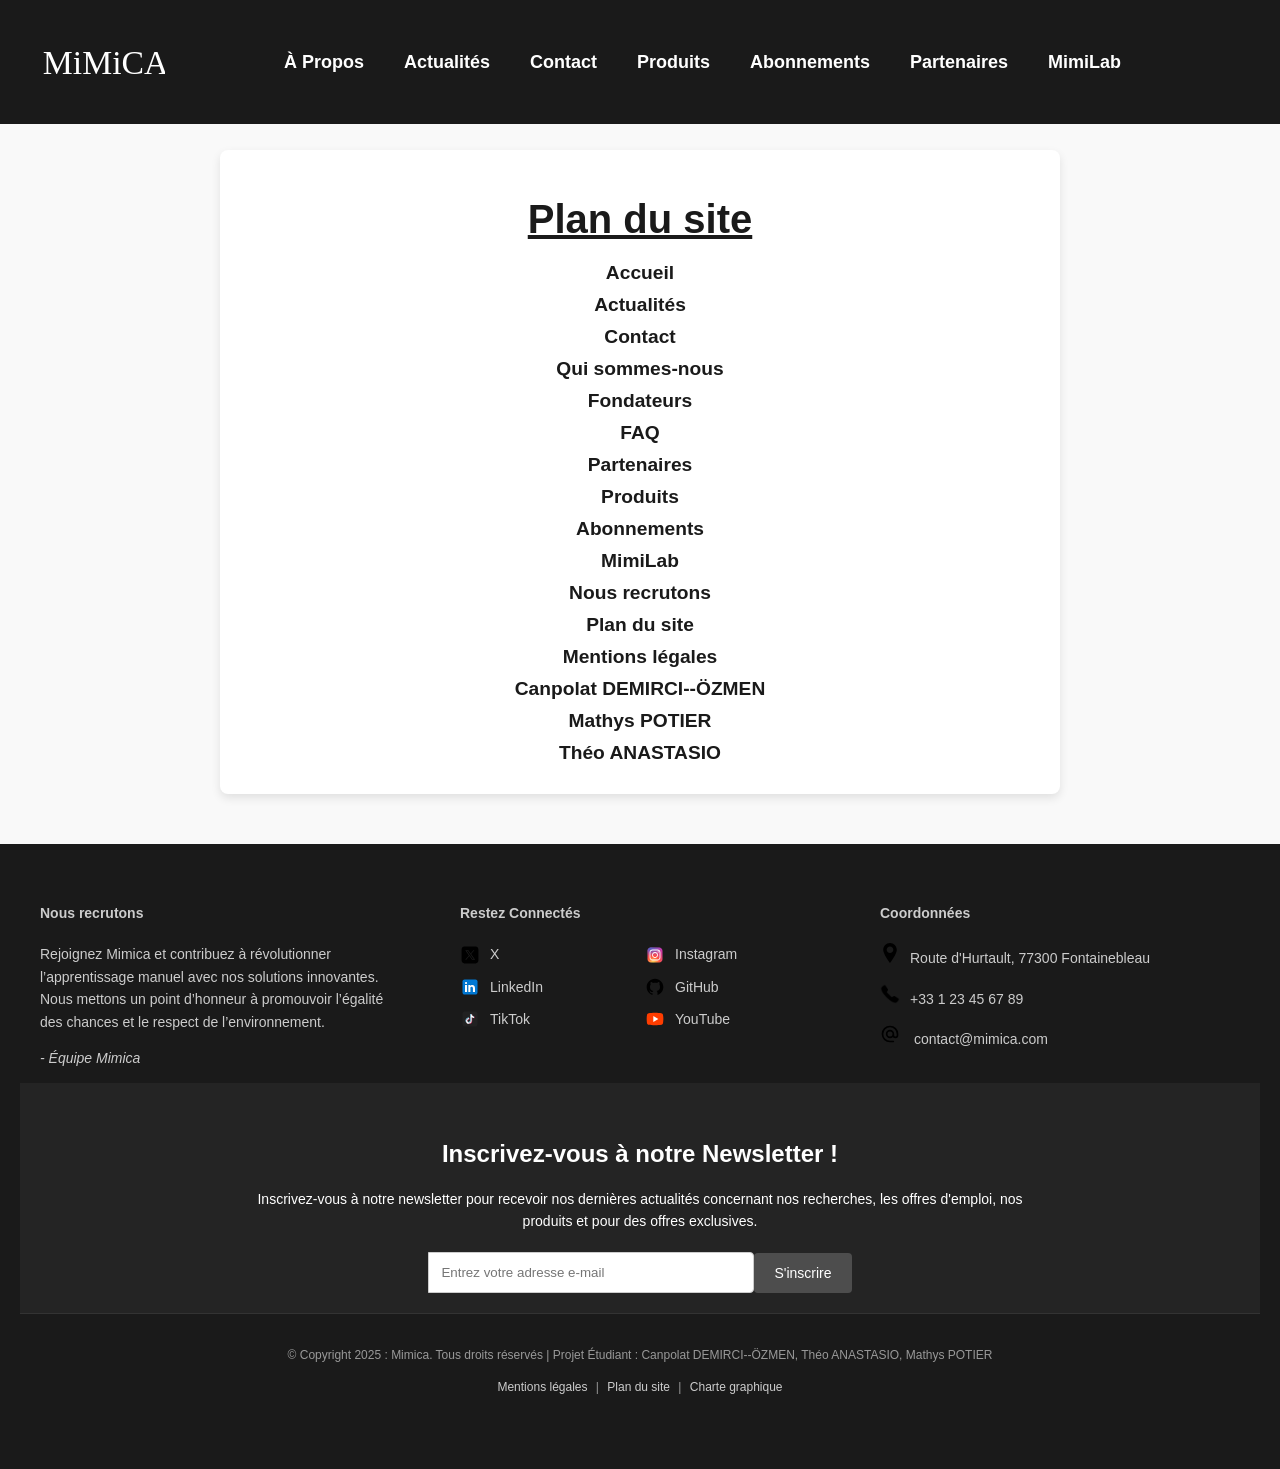
<file: html/plan-du-site.html>
<!DOCTYPE html>
<html lang="fr">
<head>
    <meta charset="UTF-8">
    <meta name="viewport" content="width=device-width, initial-scale=1.0">
    <title> Plan du site | Mimica </title>
    <link rel="stylesheet" href="../css/plan-du-site.css">
    <link rel="preconnect" href="https://fonts.googleapis.com">
    <link rel="preconnect" href="https://fonts.gstatic.com" crossorigin>
    <link href="https://fonts.googleapis.com/css2?family=Montserrat:wght@400;700&display=swap" rel="stylesheet">
    <!-- Favicon -->
    <link rel="icon" type="image/png" href="../media/favicon/favicon-96x96.png" sizes="96x96" />
    <link rel="icon" type="image/svg+xml" href="../media/favicon/favicon.svg" />
    <link rel="shortcut icon" href="../media/favicon/favicon.ico" />
    <link rel="apple-touch-icon" sizes="180x180" href="../media/favicon/apple-touch-icon.png" />
    <link rel="manifest" href="../media/favicon/site.webmanifest" />
    </head>
<body>
    <header>
      <div class="container">
          <button class="hamburger" id="hamburger-menu" aria-label="Menu Hamburger">
              <span></span>
              <span></span>
              <span></span>
          </button>
          <a href="../index.html" class="logo">
              <img src="../media/logo.svg" alt="Mimica Logo">
          </a>
          <nav class="mobile-nav" id="mobile-nav">
              <ul class="nav-links">
                  <li class="dropdown">
                      <a href="#" class="dropdown-toggle">À Propos</a>
                      <ul class="dropdown-submenu" id="submenu-apropos">
                          <li><a href="../html/qui-sommes-nous.html">Qui sommes-nous</a></li>
                          <li><a href="../html/fondateurs.html">Les fondateurs</a></li>
                          <li><a href="../html/faq.html">FAQ</a></li>
                      </ul>
                  </li>
                  <li><a href="../html/actualites.html">Actualités</a></li>
                  <li><a href="../html/contact.html">Contact</a></li>
                  <li><a href="../html/produits.html">Produits</a></li>
                  <li><a href="../html/abonnements.html">Abonnements</a></li>
                  <li><a href="../html/partenaires.html">Partenaires</a></li>
                  <li><a href="../html/mimilab.html">MimiLab</a></li>
              </ul>
          </nav>
      </div>
  </header>
    <button id="back-to-top" title="Retour en haut">&#8679;</button>
    <div id="newsletter-popup" class="popup">
        <p>Merci ! Votre inscription à la newsletter a bien été prise en compte.</p>
    </div>
    <div id="confirmation-popup" class="popup hidden">
      <p>Votre message a bien été envoyé. Nous vous répondrons dans les plus brefs délais.</p>
      <button id="close-popup">Fermer</button>
    </div>
    <main class="site-map-container">
        <h1>Plan du site</h1>
        <ul class="site-map-list">
            <li><a href="../index.html">Accueil</a></li>
            <li><a href="../html/actualites.html">Actualités</a></li>
            <li><a href="../html/contact.html">Contact</a></li>
            <li><a href="../html/qui-sommes-nous.html">Qui sommes-nous</a></li>
            <li><a href="../html/fondateurs.html">Fondateurs</a></li>
            <li><a href="../html/faq.html">FAQ</a></li>
            <li><a href="../html/partenaires.html">Partenaires</a></li>
            <li><a href="../html/produits.html">Produits</a></li>
            <li><a href="../html/abonnements.html">Abonnements</a></li>
            <li><a href="../html/mimilab.html">MimiLab</a></li>
            <li><a href="../html/nous-recrutons.html">Nous recrutons</a></li>
            <li><a href="../html/plan-du-site.html">Plan du site</a></li>
            <li><a href="../html/mentions-legales.html">Mentions légales</a></li>
            <li><a href="../html/CV/CanpolatDEMIRCIOZMEN.html">Canpolat DEMIRCI--ÖZMEN</a></li>
            <li><a href="../html/CV/MathysPOTIER.html">Mathys POTIER</a></li>
            <li><a href="../html/CV/TheoANASTASIO.html">Théo ANASTASIO</a></li>
        </ul>
    </main>
    <footer class="footer">
      <div class="footer-container">
        <!-- Colonne 1 : Nous recrutons -->
        <div class="footer-column">
          <h4><a href="../html/nous-recrutons.html" class="recrutement-link">Nous recrutons</a></h4>
          <p>Rejoignez Mimica et contribuez à révolutionner l’apprentissage manuel avec nos solutions innovantes. Nous mettons un point d’honneur à promouvoir l’égalité des chances et le respect de l’environnement.</p>
          <p><em>- Équipe Mimica</em></p>
        </div>
    
        <!-- Colonne 2 : Restez Connectés -->
        <div class="footer-column">
          <h4>Restez Connectés</h4>
          <div class="social-links-grid">
            <a href="https://x.com/Mimica__fr"><img src="../media/icones/x.svg" alt="X"><span>X</span></a>
            <a href="https://www.instagram.com/mimica_fr/"><img src="../media/icones/instagram.svg" alt="Instagram"><span>Instagram</span></a>
            <a href="https://www.linkedin.com/"><img src="../media/icones/linkedin.svg" alt="LinkedIn"><span>LinkedIn</span></a>
            <a href="https://grond.iut-fbleau.fr/demircio"><img src="../media/icones/github.svg" alt="GitHub"><span>GitHub</span></a>
            <a href="https://www.tiktok.com/@mimica.fr"><img src="../media/icones/tiktok.svg" alt="TikTok"><span>TikTok</span></a>
            <a href="https://www.youtube.com/channel/UC6xe8fh88vLrWExz-VaL61A"><img src="../media/icones/youtube.svg" alt="YouTube"><span>YouTube</span></a>
          </div>
        </div>
    
        <!-- Colonne 3 : Coordonnées -->
        <div class="footer-column">
          <h4>Coordonnées</h4>
          <p><img src="../media/icones/adresse.svg" alt="Adresse"><span>Route d'Hurtault, 77300 Fontainebleau</span></p>
          <p><img src="../media/icones/tel.png" alt="Téléphone"><span>+33 1 23 45 67 89</span></p>
          <p><img src="../media/icones/mail.svg" alt="Email">
            <span><a href="mailto:contact@mimica.com">contact@mimica.com</a></span>
          </p>
        </div>
      </div>
    
      <!-- Section Newsletter -->
      <div class="newsletter-bar">
        <div class="newsletter-bar-container">
          <h4>Inscrivez-vous à notre Newsletter !</h4>
          <p>Inscrivez-vous à notre newsletter pour recevoir nos dernières actualités concernant nos recherches, les offres d'emploi, nos produits et pour des offres exclusives.</p>
          <form id="newsletter-bar-form">
            <div class="newsletter-bar-input">
              <input type="email" name="email" placeholder="Entrez votre adresse e-mail" required>
              <button type="submit" class="newsletter-bar-button">S'inscrire</button>
            </div>
          </form>
        </div>
      </div>
    
      <!-- Section Copyright -->
      <div class="footer-bottom">
        <p>&copy; Copyright 2025 : Mimica. Tous droits réservés | Projet Étudiant : Canpolat DEMIRCI--ÖZMEN, Théo ANASTASIO, Mathys POTIER </p>
        <p><a href="../html/mentions-legales.html">Mentions légales</a> | <a href="../html/plan-du-site.html">Plan du site</a> | <a href="https://www.behance.net/gallery/217097583/Mimica">Charte graphique</a></p>
      </div>
    </footer>
    <script src="../js/scripts.js"></script>
  </body>
</html>
</file>
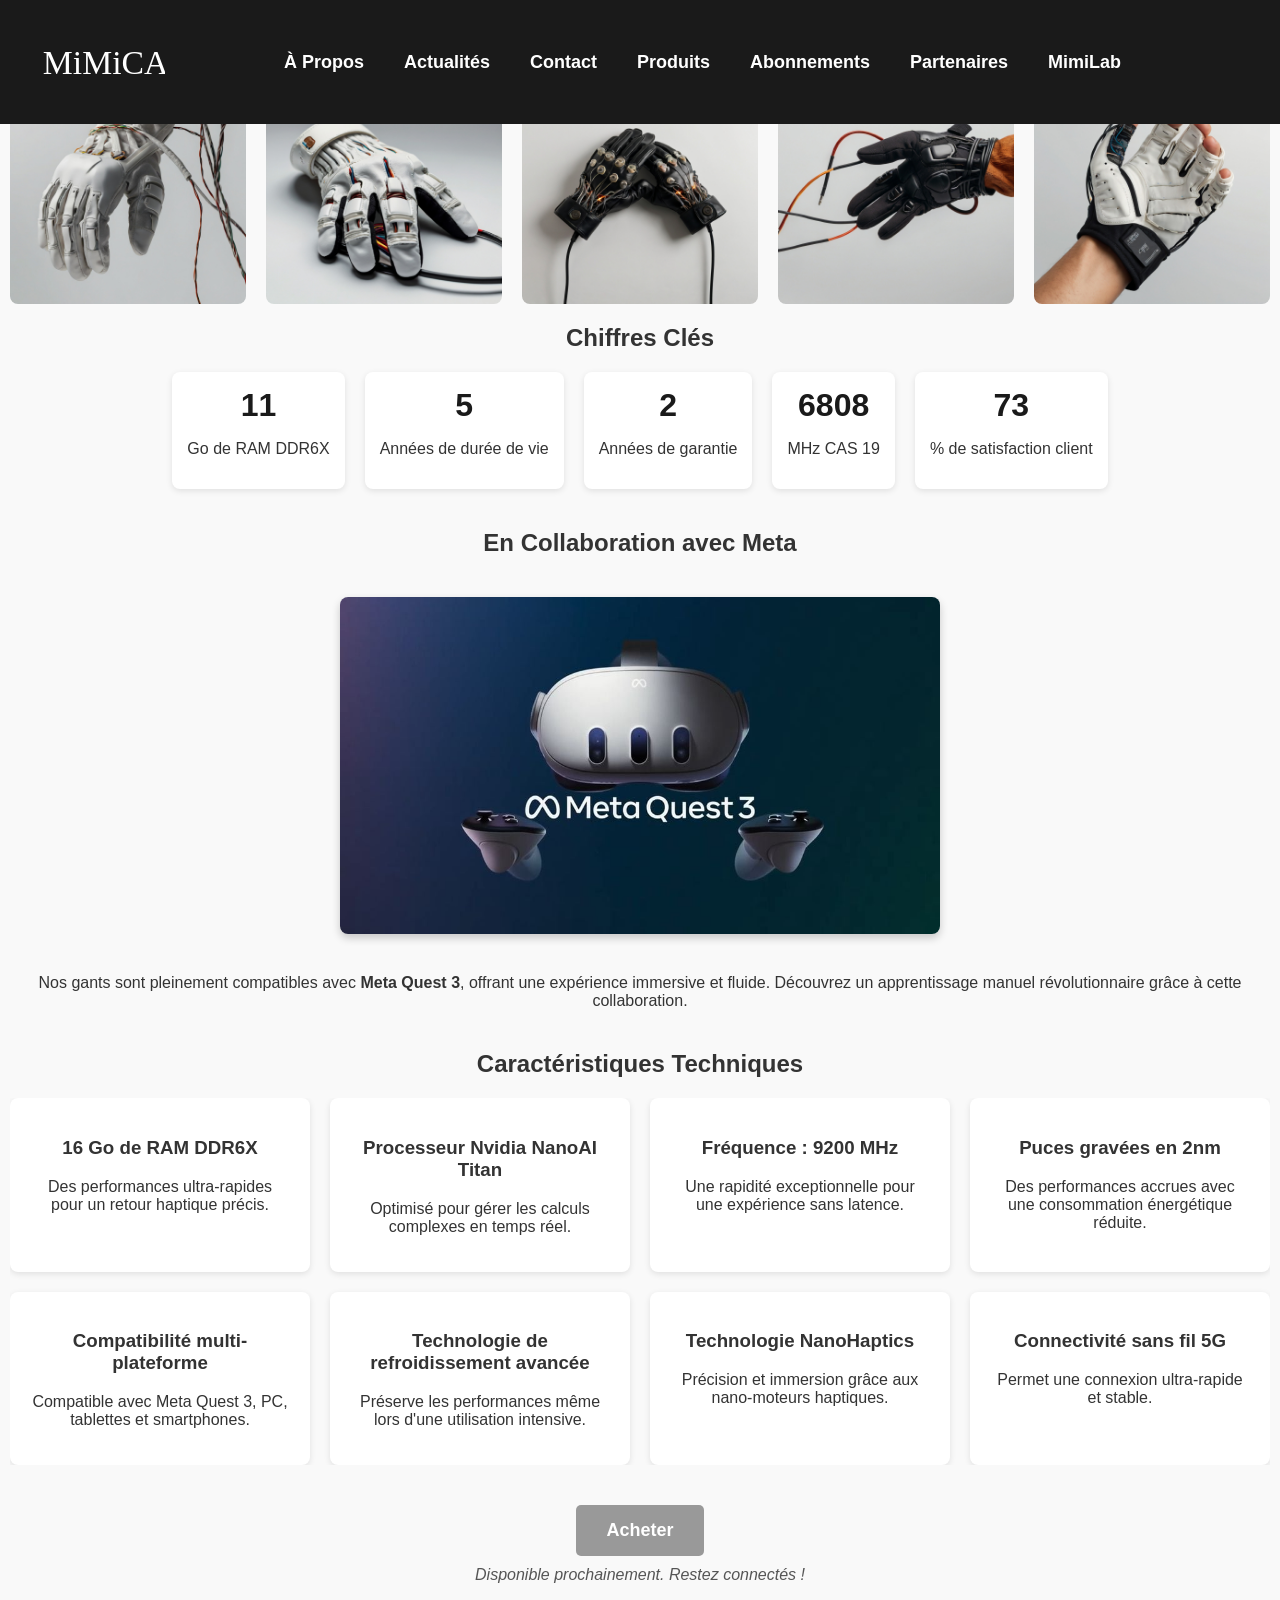
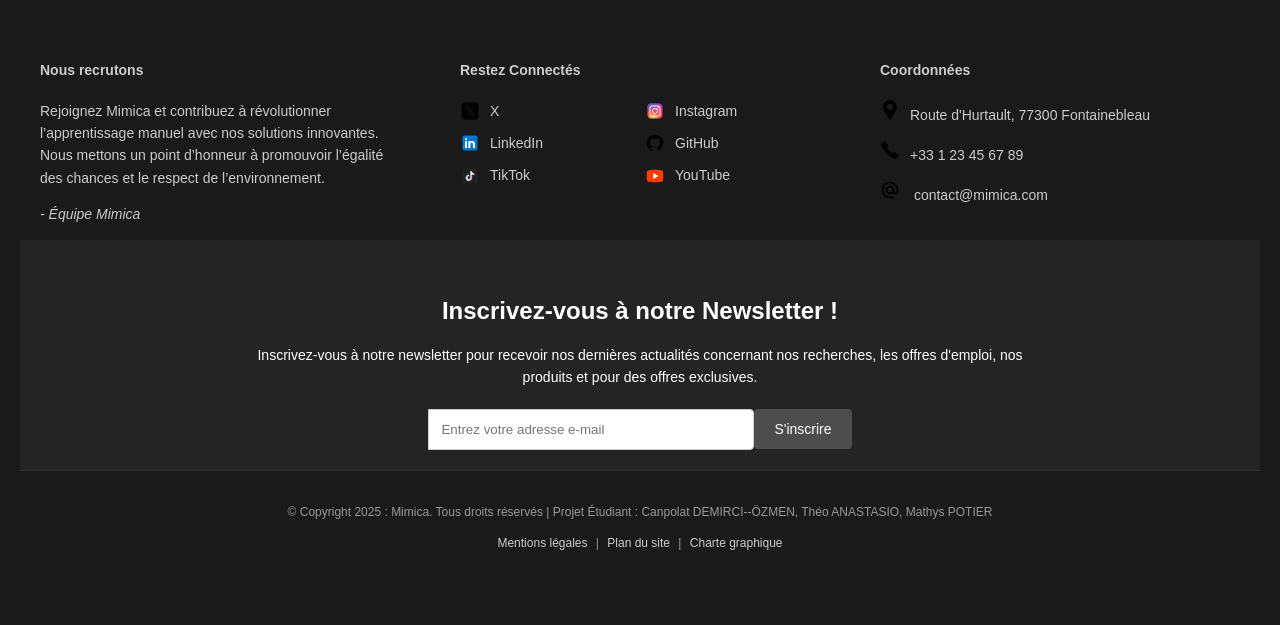
<file: html/produits.html>
<!DOCTYPE html>
<html lang="fr">
  <head>
    <meta charset="UTF-8">
    <meta name="viewport" content="width=device-width, initial-scale=1.0">
    <title> Produits | Mimica </title>
    <link rel="stylesheet" href="../css/produits.css">
    <link rel="preconnect" href="https://fonts.googleapis.com">
    <link rel="preconnect" href="https://fonts.gstatic.com" crossorigin>
    <link href="https://fonts.googleapis.com/css2?family=Montserrat:wght@400;700&display=swap" rel="stylesheet">
    <!-- Favicon -->
    <link rel="icon" type="image/png" href="../media/favicon/favicon-96x96.png" sizes="96x96" />
    <link rel="icon" type="image/svg+xml" href="../media/favicon/favicon.svg" />
    <link rel="shortcut icon" href="../media/favicon/favicon.ico" />
    <link rel="apple-touch-icon" sizes="180x180" href="../media/favicon/apple-touch-icon.png" />
    <link rel="manifest" href="../media/favicon/site.webmanifest" />
  </head>
  <header>
    <div class="container">
        <button class="hamburger" id="hamburger-menu" aria-label="Menu Hamburger">
            <span></span>
            <span></span>
            <span></span>
        </button>
        <a href="../index.html" class="logo">
            <img src="../media/logo.svg" alt="Mimica Logo">
        </a>
        <nav class="mobile-nav" id="mobile-nav">
            <ul class="nav-links">
                <li class="dropdown">
                    <a href="#" class="dropdown-toggle">À Propos</a>
                    <ul class="dropdown-submenu" id="submenu-apropos">
                        <li><a href="../html/qui-sommes-nous.html">Qui sommes-nous</a></li>
                        <li><a href="../html/fondateurs.html">Les fondateurs</a></li>
                        <li><a href="../html/faq.html">FAQ</a></li>
                    </ul>
                </li>
                <li><a href="../html/actualites.html">Actualités</a></li>
                <li><a href="../html/contact.html">Contact</a></li>
                <li><a href="../html/produits.html">Produits</a></li>
                <li><a href="../html/abonnements.html">Abonnements</a></li>
                <li><a href="../html/partenaires.html">Partenaires</a></li>
                <li><a href="../html/mimilab.html">MimiLab</a></li>
            </ul>
        </nav>
    </div>
  </header>
  <main class="products-container">
    <!-- Images des produits -->
    <section class="product-images">
      <h1>Nos Gants Mimica</h1>
      <div class="image-grid">
        <img src="../media/produits/gants1.jpg" alt="Gants Mimica 1" class="product-image">
        <img src="../media/produits/gants2.jpg" alt="Gants Mimica 2" class="product-image">
        <img src="../media/produits/gants3.jpg" alt="Gants Mimica 3" class="product-image">
        <img src="../media/produits/gants4.jpg" alt="Gants Mimica 4" class="product-image">
        <img src="../media/produits/gants5.jpg" alt="Gants Mimica 5" class="product-image">
      </div>
    </section>
  
    <!-- Chiffres clés -->
    <section class="key-stats">
      <h2>Chiffres Clés</h2>
      <div class="stats-grid">
        <div class="stat">
          <span class="number" data-target="16">0</span>
          <p>Go de RAM DDR6X</p>
        </div>
        <div class="stat">
          <span class="number" data-target="7">0</span>
          <p>Années de durée de vie</p>
        </div>
        <div class="stat">
          <span class="number" data-target="3">0</span>
          <p>Années de garantie</p>
        </div>
        <div class="stat">
          <span class="number" data-target="9200">0</span>
          <p>MHz CAS 19</p>
        </div>
        <div class="stat">
          <span class="number" data-target="99">0</span>
          <p>% de satisfaction client</p>
        </div>
      </div>
    </section>
  
    <!-- Collaboration avec Meta -->
    <section class="meta-collaboration">
      <h2>En Collaboration avec Meta</h2>
      <img src="../media/produits/quest3.png" alt="Meta Quest 3" class="meta-image">
      <p>Nos gants sont pleinement compatibles avec <strong>Meta Quest 3</strong>, offrant une expérience immersive et fluide. Découvrez un apprentissage manuel révolutionnaire grâce à cette collaboration.</p>
    </section>
  
    <!-- Caractéristiques Techniques -->
    <section class="technical-specs">
      <h2>Caractéristiques Techniques</h2>
      <div class="specs-grid">
        <div class="spec">
          <h3>16 Go de RAM DDR6X</h3>
          <p>Des performances ultra-rapides pour un retour haptique précis.</p>
        </div>
        <div class="spec">
          <h3>Processeur Nvidia NanoAI Titan</h3>
          <p>Optimisé pour gérer les calculs complexes en temps réel.</p>
        </div>
        <div class="spec">
          <h3>Fréquence : 9200 MHz</h3>
          <p>Une rapidité exceptionnelle pour une expérience sans latence.</p>
        </div>
        <div class="spec">
          <h3>Puces gravées en 2nm</h3>
          <p>Des performances accrues avec une consommation énergétique réduite.</p>
        </div>
        <div class="spec">
          <h3>Compatibilité multi-plateforme</h3>
          <p>Compatible avec Meta Quest 3, PC, tablettes et smartphones.</p>
        </div>
        <div class="spec">
          <h3>Technologie de refroidissement avancée</h3>
          <p>Préserve les performances même lors d'une utilisation intensive.</p>
        </div>
        <div class="spec">
          <h3>Technologie NanoHaptics</h3>
          <p>Précision et immersion grâce aux nano-moteurs haptiques.</p>
        </div>
        <div class="spec">
          <h3>Connectivité sans fil 5G</h3>
          <p>Permet une connexion ultra-rapide et stable.</p>
        </div>
      </div>
    </section>
  
    <!-- Bouton Acheter -->
    <section class="cta">
      <button class="buy-button" disabled>
        <strong>Acheter</strong>
      </button>
      <p class="note">Disponible prochainement. Restez connectés !</p>
    </section>
  </main>
  




    <button id="back-to-top" title="Retour en haut">&#8679;</button>
    <div id="newsletter-popup" class="popup">
        <p>Merci ! Votre inscription à la newsletter a bien été prise en compte.</p>
    </div>
    <div id="confirmation-popup" class="popup hidden">
      <p>Votre message a bien été envoyé. Nous vous répondrons dans les plus brefs délais.</p>
      <button id="close-popup">Fermer</button>
    </div>
    <footer class="footer">
        <div class="footer-container">
          <!-- Colonne 1 : Nous recrutons -->
          <div class="footer-column">
            <h4><a href="../html/nous-recrutons.html" class="recrutement-link">Nous recrutons</a></h4>
            <p>Rejoignez Mimica et contribuez à révolutionner l’apprentissage manuel avec nos solutions innovantes. Nous mettons un point d’honneur à promouvoir l’égalité des chances et le respect de l’environnement.</p>
            <p><em>- Équipe Mimica</em></p>
          </div>
      
          <!-- Colonne 2 : Restez Connectés -->
          <div class="footer-column">
            <h4>Restez Connectés</h4>
            <div class="social-links-grid">
              <a href="https://x.com/Mimica__fr"><img src="../media/icones/x.svg" alt="X"><span>X</span></a>
              <a href="https://www.instagram.com/mimica_fr/"><img src="../media/icones/instagram.svg" alt="Instagram"><span>Instagram</span></a>
              <a href="https://www.linkedin.com/"><img src="../media/icones/linkedin.svg" alt="LinkedIn"><span>LinkedIn</span></a>
              <a href="https://grond.iut-fbleau.fr/demircio"><img src="../media/icones/github.svg" alt="GitHub"><span>GitHub</span></a>
              <a href="https://www.tiktok.com/@mimica.fr"><img src="../media/icones/tiktok.svg" alt="TikTok"><span>TikTok</span></a>
              <a href="https://www.youtube.com/channel/UC6xe8fh88vLrWExz-VaL61A"><img src="../media/icones/youtube.svg" alt="YouTube"><span>YouTube</span></a>
            </div>
          </div>
      
          <!-- Colonne 3 : Coordonnées -->
          <div class="footer-column">
            <h4>Coordonnées</h4>
            <p><img src="../media/icones/adresse.svg" alt="Adresse"><span>Route d'Hurtault, 77300 Fontainebleau</span></p>
            <p><img src="../media/icones/tel.png" alt="Téléphone"><span>+33 1 23 45 67 89</span></p>
            <p><img src="../media/icones/mail.svg" alt="Email">
              <span><a href="mailto:contact@mimica.com">contact@mimica.com</a></span>
            </p>
          </div>
        </div>
      
        <!-- Section Newsletter -->
        <div class="newsletter-bar">
          <div class="newsletter-bar-container">
            <h4>Inscrivez-vous à notre Newsletter !</h4>
            <p>Inscrivez-vous à notre newsletter pour recevoir nos dernières actualités concernant nos recherches, les offres d'emploi, nos produits et pour des offres exclusives.</p>
            <form id="newsletter-bar-form">
              <div class="newsletter-bar-input">
                <input type="email" name="email" placeholder="Entrez votre adresse e-mail" required>
                <button type="submit" class="newsletter-bar-button">S'inscrire</button>
              </div>
            </form>
          </div>
        </div>
      
        <!-- Section Copyright -->
        <div class="footer-bottom">
          <p>&copy; Copyright 2025 : Mimica. Tous droits réservés | Projet Étudiant : Canpolat DEMIRCI--ÖZMEN, Théo ANASTASIO, Mathys POTIER </p>
          <p><a href="../html/mentions-legales.html">Mentions légales</a> | <a href="../html/plan-du-site.html">Plan du site</a> | <a href="https://www.behance.net/gallery/217097583/Mimica">Charte graphique</a></p>
        </div>
      </footer>
      <script src="../js/products.js"></script>
    </body>
</html>
</file>
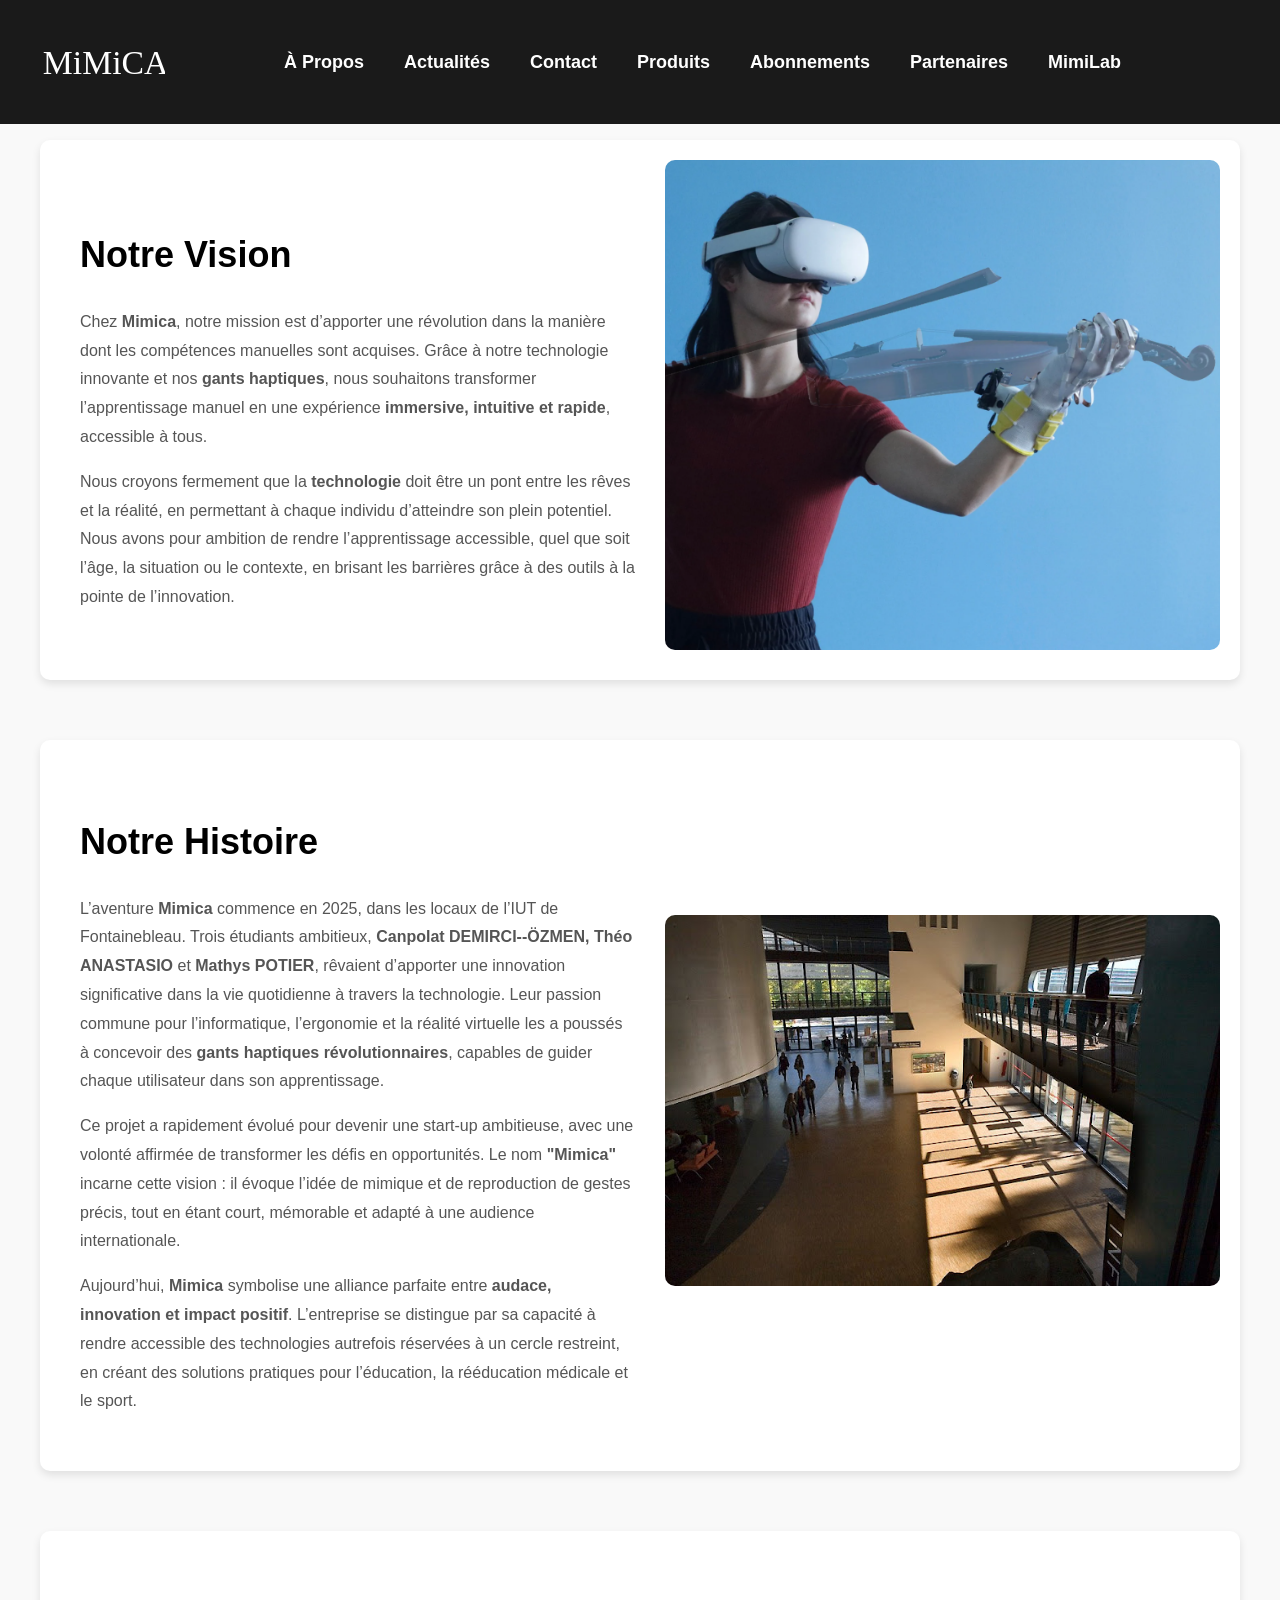
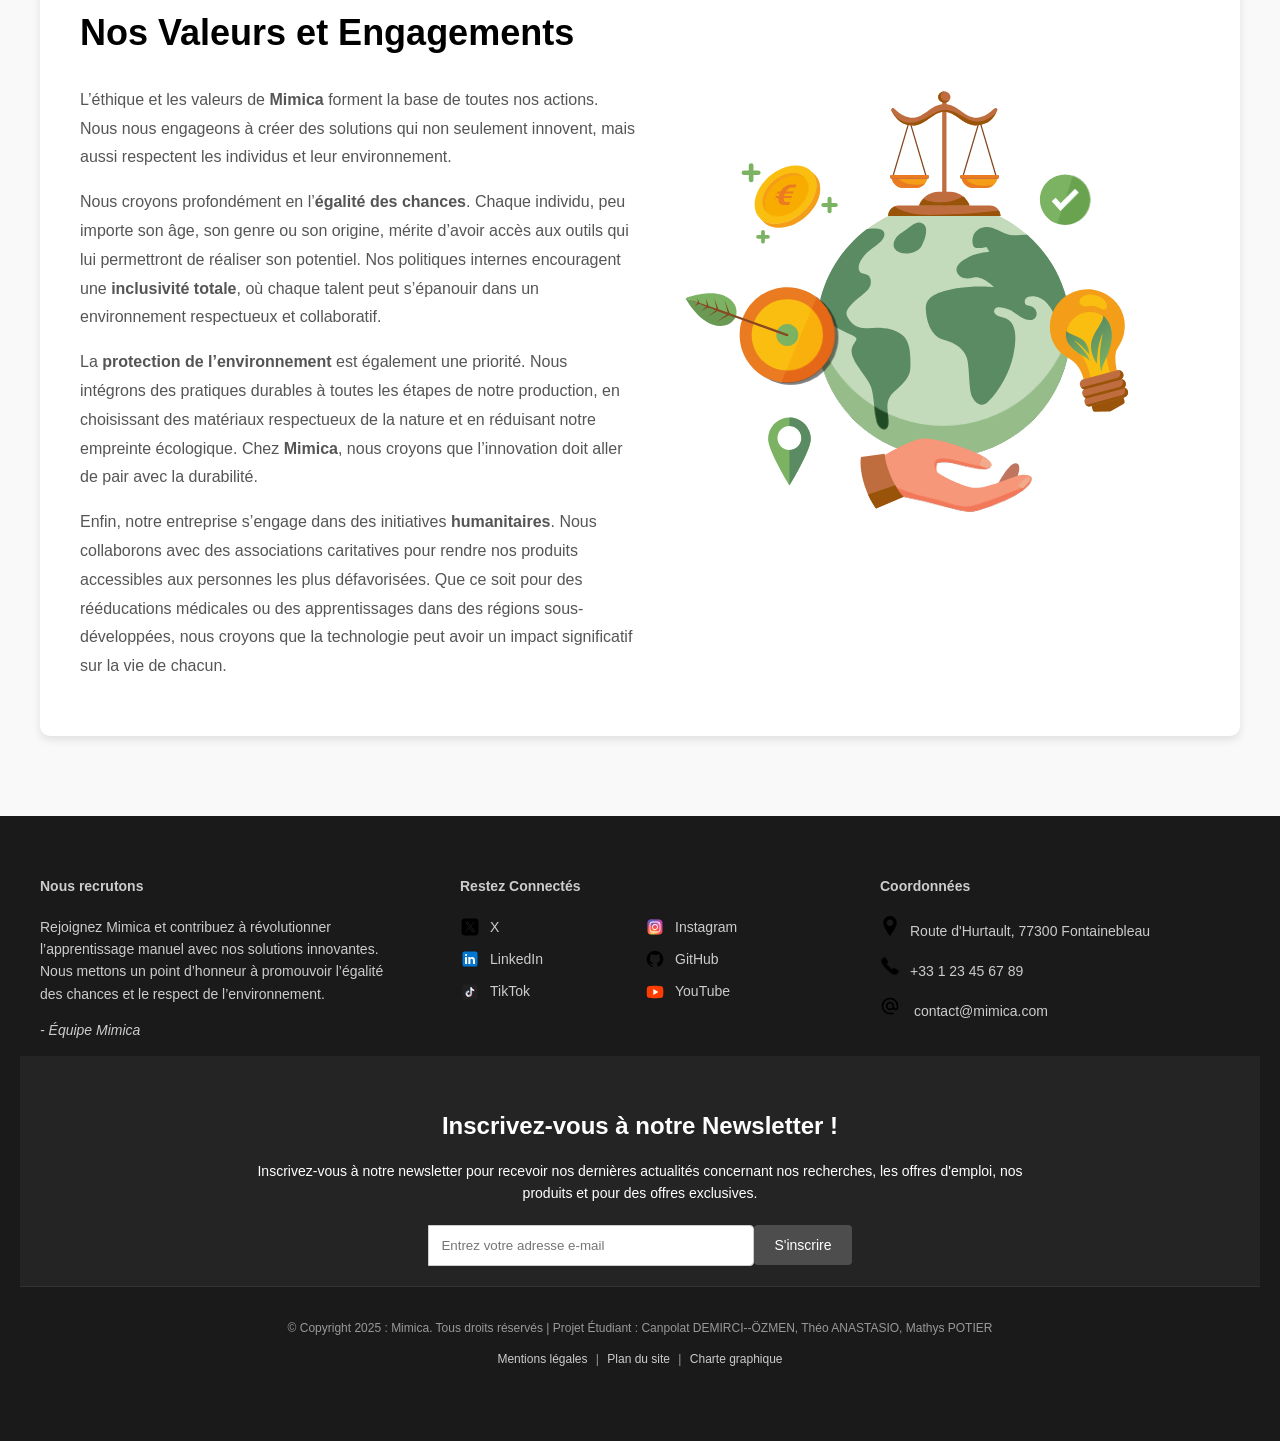
<file: html/qui-sommes-nous.html>
<!DOCTYPE html>
<html lang="fr">
<head>
    <meta charset="UTF-8">
    <meta name="viewport" content="width=device-width, initial-scale=1.0">
    <title> Qui sommes-nous ? | Mimica </title>
    <link rel="stylesheet" href="../css/qui-sommes-nous.css">
    <link rel="preconnect" href="https://fonts.googleapis.com">
    <link rel="preconnect" href="https://fonts.gstatic.com" crossorigin>
    <link href="https://fonts.googleapis.com/css2?family=Montserrat:wght@400;700&display=swap" rel="stylesheet">
    <!-- Favicon -->
    <link rel="icon" type="image/png" href="../media/favicon/favicon-96x96.png" sizes="96x96" />
    <link rel="icon" type="image/svg+xml" href="../media/favicon/favicon.svg" />
    <link rel="shortcut icon" href="../media/favicon/favicon.ico" />
    <link rel="apple-touch-icon" sizes="180x180" href="../media/favicon/apple-touch-icon.png" />
    <link rel="manifest" href="../media/favicon/site.webmanifest" />
    </head>
    <body>
        <button id="back-to-top" title="Retour en haut">&#8679;</button>
        <div id="newsletter-popup" class="popup">
            <p>Merci ! Votre inscription à la newsletter a bien été prise en compte.</p>
        </div>
        <div id="confirmation-popup" class="popup hidden">
          <p>Votre message a bien été envoyé. Nous vous répondrons dans les plus brefs délais.</p>
          <button id="close-popup">Fermer</button>
        </div>
        <header>
            <div class="container">
                <button class="hamburger" id="hamburger-menu" aria-label="Menu Hamburger">
                    <span></span>
                    <span></span>
                    <span></span>
                </button>
                <a href="../index.html" class="logo">
                    <img src="../media/logo.svg" alt="Mimica Logo">
                </a>
                <nav class="mobile-nav" id="mobile-nav">
                    <ul class="nav-links">
                        <li class="dropdown">
                            <a href="#" class="dropdown-toggle">À Propos</a>
                            <ul class="dropdown-submenu" id="submenu-apropos">
                                <li><a href="../html/qui-sommes-nous.html">Qui sommes-nous</a></li>
                                <li><a href="../html/fondateurs.html">Les fondateurs</a></li>
                                <li><a href="../html/faq.html">FAQ</a></li>
                            </ul>
                        </li>
                        <li><a href="../html/actualites.html">Actualités</a></li>
                        <li><a href="../html/contact.html">Contact</a></li>
                        <li><a href="../html/produits.html">Produits</a></li>
                        <li><a href="../html/abonnements.html">Abonnements</a></li>
                        <li><a href="../html/partenaires.html">Partenaires</a></li>
                        <li><a href="../html/mimilab.html">MimiLab</a></li>
                    </ul>
                </nav>
            </div>
        </header>
        <main class="about-container">
            <!-- Bloc 1 : Vision de l'entreprise -->
            <section class="about-section">
                <div class="about-content">
                    <h1>Notre Vision</h1>
                    <p>
                        Chez <strong>Mimica</strong>, notre mission est d’apporter une révolution dans la manière dont les compétences manuelles 
                        sont acquises. Grâce à notre technologie innovante et nos <strong>gants haptiques</strong>, nous souhaitons transformer 
                        l’apprentissage manuel en une expérience <strong>immersive, intuitive et rapide</strong>, accessible à tous.
                    </p>
                    <p>
                        Nous croyons fermement que la <strong>technologie</strong> doit être un pont entre les rêves et la réalité, en permettant à 
                        chaque individu d’atteindre son plein potentiel. Nous avons pour ambition de rendre l’apprentissage accessible, quel que 
                        soit l’âge, la situation ou le contexte, en brisant les barrières grâce à des outils à la pointe de l’innovation.
                    </p>
                </div>
                <div class="about-image">
                    <img src="../media/vision.png" alt="Illustration de notre vision">
                </div>
            </section>
    
            <!-- Bloc 2 : Histoire de Mimica -->
            <section class="about-section reverse">
                <div class="about-image">
                    <img src="../media/histoire.jpg" alt="Illustration de notre histoire">
                </div>
                <div class="about-content">
                    <h1>Notre Histoire</h1>
                    <p>
                        L’aventure <strong>Mimica</strong> commence en 2025, dans les locaux de l’IUT de Fontainebleau. Trois étudiants ambitieux, 
                        <strong>Canpolat DEMIRCI--ÖZMEN, Théo ANASTASIO</strong> et <strong>Mathys POTIER</strong>, rêvaient d’apporter une 
                        innovation significative dans la vie quotidienne à travers la technologie. Leur passion commune pour l’informatique, 
                        l’ergonomie et la réalité virtuelle les a poussés à concevoir des <strong>gants haptiques révolutionnaires</strong>, 
                        capables de guider chaque utilisateur dans son apprentissage.
                    </p>
                    <p>
                        Ce projet a rapidement évolué pour devenir une start-up ambitieuse, avec une volonté affirmée de transformer les défis 
                        en opportunités. Le nom <strong>"Mimica"</strong> incarne cette vision : il évoque l’idée de mimique et de reproduction 
                        de gestes précis, tout en étant court, mémorable et adapté à une audience internationale.
                    </p>
                    <p>
                        Aujourd’hui, <strong>Mimica</strong> symbolise une alliance parfaite entre <strong>audace, innovation et impact positif</strong>. 
                        L’entreprise se distingue par sa capacité à rendre accessible des technologies autrefois réservées à un cercle restreint, 
                        en créant des solutions pratiques pour l’éducation, la rééducation médicale et le sport.
                    </p>
                </div>
            </section>
    
            <!-- Bloc 3 : Nos Valeurs et Engagements -->
            <section class="about-section">
                <div class="about-content">
                    <h1>Nos Valeurs et Engagements</h1>
                    <p>
                        L’éthique et les valeurs de <strong>Mimica</strong> forment la base de toutes nos actions. Nous nous engageons à créer des 
                        solutions qui non seulement innovent, mais aussi respectent les individus et leur environnement.
                    </p>
                    <p>
                        Nous croyons profondément en l’<strong>égalité des chances</strong>. Chaque individu, peu importe son âge, son genre ou son origine, 
                        mérite d’avoir accès aux outils qui lui permettront de réaliser son potentiel. Nos politiques internes encouragent une 
                        <strong>inclusivité totale</strong>, où chaque talent peut s’épanouir dans un environnement respectueux et collaboratif.
                    </p>
                    <p>
                        La <strong>protection de l’environnement</strong> est également une priorité. Nous intégrons des pratiques durables à toutes 
                        les étapes de notre production, en choisissant des matériaux respectueux de la nature et en réduisant notre empreinte écologique. 
                        Chez <strong>Mimica</strong>, nous croyons que l’innovation doit aller de pair avec la durabilité.
                    </p>
                    <p>
                        Enfin, notre entreprise s’engage dans des initiatives <strong>humanitaires</strong>. Nous collaborons avec des associations caritatives 
                        pour rendre nos produits accessibles aux personnes les plus défavorisées. Que ce soit pour des rééducations médicales 
                        ou des apprentissages dans des régions sous-développées, nous croyons que la technologie peut avoir un impact 
                        significatif sur la vie de chacun.
                    </p>
                </div>
                <div class="about-image">
                    <img src="../media/rse.svg" alt="Illustration de nos valeurs">
                </div>
            </section>
        </main>
    <footer class="footer">
        <div class="footer-container">
          <!-- Colonne 1 : Nous recrutons -->
          <div class="footer-column">
            <h4><a href="../html/nous-recrutons.html" class="recrutement-link">Nous recrutons</a></h4>
            <p>Rejoignez Mimica et contribuez à révolutionner l’apprentissage manuel avec nos solutions innovantes. Nous mettons un point d’honneur à promouvoir l’égalité des chances et le respect de l’environnement.</p>
            <p><em>- Équipe Mimica</em></p>
          </div>
      
          <!-- Colonne 2 : Restez Connectés -->
          <div class="footer-column">
            <h4>Restez Connectés</h4>
            <div class="social-links-grid">
              <a href="https://x.com/Mimica__fr"><img src="../media/icones/x.svg" alt="X"><span>X</span></a>
              <a href="https://www.instagram.com/mimica_fr/"><img src="../media/icones/instagram.svg" alt="Instagram"><span>Instagram</span></a>
              <a href="https://www.linkedin.com/"><img src="../media/icones/linkedin.svg" alt="LinkedIn"><span>LinkedIn</span></a>
              <a href="https://grond.iut-fbleau.fr/demircio"><img src="../media/icones/github.svg" alt="GitHub"><span>GitHub</span></a>
              <a href="https://www.tiktok.com/@mimica.fr"><img src="../media/icones/tiktok.svg" alt="TikTok"><span>TikTok</span></a>
              <a href="https://www.youtube.com/channel/UC6xe8fh88vLrWExz-VaL61A"><img src="../media/icones/youtube.svg" alt="YouTube"><span>YouTube</span></a>
            </div>
          </div>
      
          <!-- Colonne 3 : Coordonnées -->
          <div class="footer-column">
            <h4>Coordonnées</h4>
            <p><img src="../media/icones/adresse.svg" alt="Adresse"><span>Route d'Hurtault, 77300 Fontainebleau</span></p>
            <p><img src="../media/icones/tel.png" alt="Téléphone"><span>+33 1 23 45 67 89</span></p>
            <p><img src="../media/icones/mail.svg" alt="Email">
              <span><a href="mailto:contact@mimica.com">contact@mimica.com</a></span>
            </p>
          </div>
        </div>
      
        <!-- Section Newsletter -->
        <div class="newsletter-bar">
          <div class="newsletter-bar-container">
            <h4>Inscrivez-vous à notre Newsletter !</h4>
            <p>Inscrivez-vous à notre newsletter pour recevoir nos dernières actualités concernant nos recherches, les offres d'emploi, nos produits et pour des offres exclusives.</p>
            <form id="newsletter-bar-form">
              <div class="newsletter-bar-input">
                <input type="email" name="email" placeholder="Entrez votre adresse e-mail" required>
                <button type="submit" class="newsletter-bar-button">S'inscrire</button>
              </div>
            </form>
          </div>
        </div>
      
        <!-- Section Copyright -->
        <div class="footer-bottom">
          <p>&copy; Copyright 2025 : Mimica. Tous droits réservés | Projet Étudiant : Canpolat DEMIRCI--ÖZMEN, Théo ANASTASIO, Mathys POTIER </p>
          <p><a href="../html/mentions-legales.html">Mentions légales</a> | <a href="../html/plan-du-site.html">Plan du site</a> | <a href="https://www.behance.net/gallery/217097583/Mimica">Charte graphique</a></p>
        </div>
      </footer>
      <script src="../js/scripts.js"></script>
    </body>
</html>
</file>
<file: css/styles.css>
body {
  font-family: 'Roboto', sans-serif;
  margin: 0;
  padding: 0;
  color: #333;
  background-color: #f9f9f9;
}

header {
  background: #1a1a1a;
  color: #fff;
  padding: 2rem 0; 
  position: fixed;
  width: 100%;
  z-index: 1000; 
  font-size: 18px;
  top: 0;
  display: flex; 
  justify-content: center; 
  align-items: center; 
}

header .container {
  display: flex;
  justify-content: center;
  align-items: center;
  max-width: 1200px; 
  width: 100%;
  padding: 0 20px;
  height: 60px;
}

header .logo {
  display: flex;
  align-items: center;
  margin-right: auto;
}

header .logo img {
  height: 50px;
}

header nav {
  display: flex;
  justify-content: center;
  flex-grow: 1;
}

header nav ul {
  display: flex;
  list-style: none;
  gap: 20px;
  margin: 0;
  padding: 0;
}

header nav ul li {
  position: relative;
  text-align: center;
}

header nav ul li a {
  color: #fff;
  text-decoration: none;
  font-weight: bold;
  padding: 5px 10px;
  border-radius: 4px;
  transition: background-color 0.3s ease-in-out;
  white-space: nowrap;
}

header nav ul li a:hover {
  background-color: rgba(255, 255, 255, 0.2);
}

header nav ul li .dropdown-menu {
  display: none;
  position: absolute;
  top: 100%;
  left: 50%;
  transform: translateX(-50%);
  background-color: #222;
  padding: 10px 0; 
  list-style: none;
  min-width: 200px; 
  border-radius: 4px;
  box-shadow: 0 2px 5px rgba(0, 0, 0, 0.2);
  z-index: 1000;
  margin-top: 5px;
}

header nav ul li .dropdown-menu li {
  margin: 5px 0; 
  padding: 5px 10px; 
  text-align: left; 
  white-space: nowrap;
}

header nav ul li .dropdown-menu li a {
  display: block;
  padding: 5px;
  color: #fff;
  text-decoration: none;
  font-weight: normal;
  font-size: 16px;
}

header nav ul li .dropdown-menu li a:hover {
  background-color: rgba(255, 255, 255, 0.2);
  text-decoration: underline;
}

header nav ul li:hover .dropdown-menu {
  display: block;
}

.hamburger {
  display: flex;
  flex-direction: column;
  justify-content: space-between;
  width: 30px;
  height: 20px;
  background: none;
  border: none;
  cursor: pointer;
  z-index: 1100;
}


.hamburger span {
  display: block;
  width: 30px;
  height: 3px;
  background-color: #fff;
  border-radius: 2px;
  transition: all 0.3s ease;
}

.hamburger.active span:nth-child(1) {
  transform: rotate(45deg) translate(5px, 5px);
}

.hamburger.active span:nth-child(2) {
  opacity: 0;
}

.hamburger.active span:nth-child(3) {
  transform: rotate(-45deg) translate(5px, -5px);
}

.mobile-nav {
  display: none;
  position: absolute;
  top: 60px;
  left: 0;
  width: 100%;
  background-color: #1a1a1a;
  z-index: 1000;
  flex-direction: column;
  padding: 10px 0;
}

.mobile-nav.active {
  display: flex;
}

.dropdown-submenu {
  display: none;
  flex-direction: column;
  padding-left: 15px;
  gap: 10px;
  transition: all 0.3s ease-in-out;
}

.dropdown-submenu li {
margin: 6px 0; 
padding: 4px 0;
}

.dropdown-submenu li a {
padding: 4px 8px; 
font-size: 14px; 
display: block;
text-align: left;
}

.dropdown-submenu.active {
  display: flex;
}

@media (min-width: 769px) {
.hamburger {
    display: none;
}

.mobile-nav {
    display: flex;
    position: static;
    flex-direction: row;
    justify-content: center;
    gap: 20px;
}

.dropdown-submenu {
    display: none;
    position: absolute;
    background-color: #222;
    padding: 10px;
    border-radius: 4px;
    box-shadow: 0 2px 5px rgba(0, 0, 0, 0.2);
}

.dropdown:hover .dropdown-submenu {
    display: block;
}

header nav ul li .dropdown-menu {
    min-width: 220px;
}

.dropdown-submenu li {
    margin: 6px 0;
    padding: 4px 8px;
}

.dropdown-submenu li a {
    font-size: 14px;
}
}

@media (max-width: 768px) {
header {
    justify-content: space-between;
    padding: 0.5rem 1rem;
}

.hamburger {
    display: flex;
    position: absolute;
    left: 15px;
}

.logo {
    margin: 0 auto;
}

.hamburger span {
    background-color: #fff;
}

.dropdown-submenu {
    padding-left: 10px;
    gap: 6px; 
}

.dropdown-submenu li {
    margin: 4px 0;
    padding: 3px 6px;
}

.dropdown-submenu li a {
    font-size: 12px; 
    padding: 3px 6px;
}
}



/* Fin header */










/* Bouton Retour en haut */
#back-to-top {
  position: fixed;
  bottom: 20px; 
  right: 20px; 
  background-color: #303030; 
  color: #fff;
  border: none;
  border-radius: 50%;
  width: 50px;
  height: 50px;
  font-size: 24px;
  display: none;
  justify-content: center;
  align-items: center;
  cursor: pointer;
  box-shadow: 0 4px 6px rgba(0, 0, 0, 0.2);
  transition: all 0.3s ease;
}

#back-to-top:hover {
  background-color: #000000; 
  transform: scale(1.1); 
}

/* Notification pop-up */
.popup {
  position: fixed;
  bottom: 20px;
  right: 20px;
  background-color: #4CAF50; /* Vert pour succès */
  color: white;
  padding: 15px 20px;
  border-radius: 5px;
  box-shadow: 0 4px 6px rgba(0, 0, 0, 0.2);
  opacity: 0; 
  visibility: hidden;
  transform: translateY(20px); 
  transition: opacity 0.3s ease, transform 0.3s ease, visibility 0.3s;
  z-index: 1000;
}

/* Afficher le pop-up */
.popup.show {
  opacity: 1;
  visibility: visible;
  transform: translateY(0); 
}















.hero {
  background: linear-gradient(135deg, #8fa9ff, #2b5dff);
  color: #fff;
  text-align: center;
  padding: 120px 20px;
}

.hero-text h1 {
  font-size: 3rem;
  animation: fadeIn 1.5s ease-in-out;
}

.hero-text .slogan {
  font-size: 1.5rem;
  margin-top: 10px;
  animation: fadeIn 2s ease-in-out;
}

.hero .btn {
  margin-top: 20px;
  background: #fff;
  color: #2164f3;
  padding: 10px 20px;
  border-radius: 5px;
  text-decoration: none;
  font-weight: bold;
  display: inline-block;
  transition: all 0.3s ease;
}

.hero .btn:hover {
  transform: scale(1.05);
}





.unique-learning {
  display: flex;
  flex-direction: column;
  align-items: center;
  text-align: center;
  padding: 40px 20px;
  background-color: #88a8ff;
}

.text-block h2 {
  font-size: 28px;
  margin-bottom: 20px;
  color: #1a1a1a;
}

.text-block p {
  font-size: 16px;
  line-height: 1.6;
  color: #333;
  max-width: 700px;
  margin: 0 auto 30px auto;
}

.image-block {
  display: flex;
  justify-content: center;
  margin-top: 20px;
}

.image-block img {
  width: 100%;
  max-width: 500px;
  border-radius: 10px;
  box-shadow: 0 4px 8px rgba(0, 0, 0, 0.1);
  transition: transform 0.3s ease, box-shadow 0.3s ease;
}

.image-block img:hover {
  transform: scale(1.05);
  box-shadow: 0 6px 12px rgba(0, 0, 0, 0.15);
}

@media (max-width: 768px) {
  .text-block h2 {
      font-size: 24px;
  }

  .text-block p {
      font-size: 14px;
  }

  .image-block img {
      max-width: 300px;
  }
}








/* Info Section */
.info-section {
  display: grid;
  grid-template-columns: repeat(auto-fit, minmax(300px, 1fr));
  gap: 20px;
  padding: 40px 20px;
  text-align: center;
}

.info-box {
  background: #f1f1f1;
  padding: 20px;
  border-radius: 10px;
  box-shadow: 0 4px 6px rgba(0, 0, 0, 0.1);
  animation: slideUp 1.5s ease;
}

.info-box h2 {
  font-size: 1.5rem;
  margin-bottom: 10px;
}

.info-box p {
  font-size: 1rem;
  line-height: 1.6;
}

/* Call to Action Section */
.cta-section {
  text-align: center;
  margin: 40px 0;
}

.cta-section .cta-btn {
  background: #2b5dff;
  color: #fff;
  padding: 15px 30px;
  font-size: 1.2rem;
  border-radius: 5px;
  text-decoration: none;
  transition: all 0.3s ease;
}

.cta-section .cta-btn:hover {
  background: #8fa9ff;
}

/* MimiLab Section */
.mimilab-section {
  text-align: center;
  padding: 40px 20px;
}

.mimilab-section h2 {
  font-size: 1.8rem;
  margin-bottom: 20px;
}

.mimilab-img {
  max-width: 100%;
  border-radius: 10px;
  transition: transform 0.3s ease;
}

.mimilab-img:hover {
  transform: scale(1.05);
}

/* Partenaires Section */
.partenaires-section {
  text-align: center;
  background: #f9f9f9;
  padding: 40px 20px;
}

.partenaires-section h2 {
  font-size: 1.8rem;
  margin-bottom: 20px;
}

.partenaires-section .btn {
  background: #2b5dff;
  color: #fff;
  padding: 10px 20px;
  border-radius: 5px;
  text-decoration: none;
  font-weight: bold;
  transition: all 0.3s ease;
}

.partenaires-section .btn:hover {
  background: #8fa9ff;
}

/* Animations */
@keyframes fadeIn {
  from {
    opacity: 0;
    transform: translateY(-20px);
  }
  to {
    opacity: 1;
    transform: translateY(0);
  }
}

@keyframes slideUp {
  from {
    opacity: 0;
    transform: translateY(30px);
  }
  to {
    opacity: 1;
    transform: translateY(0);
  }
}

@media (max-width: 768px) {
  .hero-text h1 {
    font-size: 2rem;
  }

  .hero-text .slogan {
    font-size: 1.2rem;
  }

  .cta-section .cta-btn {
    font-size: 1rem;
    padding: 10px 20px;
  }
}










/* Footer général */
.footer {
  background-color: #1a1a1a;
  color: #ccc;
  padding: 40px 20px;
  font-size: 14px;
  line-height: 1.6;
}

.footer-container {
  display: flex;
  justify-content: space-between;
  max-width: 1200px;
  margin: 0 auto;
  gap: 50px;
}

.footer-column {
  width: 30%; 
}

.footer-column p img {
  width: 20px;
  height: 20px;
  margin-right: 10px;
}

.footer-divider {
  border: none;
  border-top: 1px solid #333;
  margin: 0px 0;
}

.social-links-grid a {
  display: flex;
  align-items: center;
  gap: 10px; 
  color: #ccc; 
  text-decoration: none; 
  transition: color 0.3s ease, transform 0.3s ease; 
}

.social-links-grid a:hover {
  color: #fff;
  transform: translateY(-3px); 
}

.social-links-grid img {
  width: 20px; 
  height: 20px;
  transition: transform 0.3s ease;
}

.social-links-grid img:hover {
  transform: scale(1.1);
}

.social-links-grid {
  display: grid;
  grid-template-columns: repeat(2, 1fr); /* 2 colonnes */
  gap: 10px; 
  align-items: center;
}

.footer-column p a,
.recrutement-link {
color: #ccc; 
text-decoration: none; 
}

.footer-column p a:hover,
.recrutement-link:hover {
text-decoration: underline; 
color: #fff; 
}

/* Section Newsletter */
.newsletter-bar {
  background-color: #242424; 
  color: #fff;
  padding: 20px 0;
  text-align: center;
}

.newsletter-bar-container {
  max-width: 800px;
  margin: 0 auto;
}

.newsletter-bar h4 {
  font-size: 24px;
  margin-bottom: 10px;
}

.newsletter-bar p {
  font-size: 14px;
  margin-bottom: 20px;
}

.newsletter-bar-input {
  display: flex;
  justify-content: center;
  align-items: center;
  gap: 0px;
}

.newsletter-bar-input input {
  padding: 12px;
  width: 300px;
  border: 1px solid #ccc;
  border-radius: 0 4px 4px 0;  
}

.newsletter-bar-button {
  padding: 12px 20px;
  background-color: #4d4d4d;
  color: #fff;
  border: none;
  border-radius: 4px;
  cursor: pointer;
  font-size: 14px;
}

.newsletter-bar-button:hover {
  background-color: #b8b8b8;
}

.footer-bottom {
  background-color: #1a1a1a;
  color: #999;
  padding: 20px 0;
  text-align: center;
  font-size: 12px;
  border-top: 1px solid #333;
}

.footer-bottom a {
  color: #ccc;
  text-decoration: none;
  margin: 0 5px;
}

.footer-bottom a:hover {
  text-decoration: underline;
}

/* Media Queries */
@media (min-width: 1024px) {
  header .container {
      flex-direction: row; 
      justify-content: space-between;
  }

  header .logo {
      margin-right: auto; 
  }

  header nav {
      margin-left: auto; 
  }

  header nav ul {
      flex-direction: row; 
      gap: 20px;
  }
}

@media (max-width: 768px) {
  header .container {
      flex-direction: column;
      align-items: center;
  }

  header nav ul {
      flex-direction: column;
      align-items: center;
  }

  .footer-container {
      flex-direction: column;
      text-align: center;
  }

  .footer-column {
      width: 100%;
  }

  .social-links-grid {
      grid-template-columns: repeat(2, 1fr);
  }
}

@media (max-width: 480px) {
  header .logo img {
      height: 40px;
  }

  header nav ul li a {
      font-size: 14px;
  }

  .newsletter-bar h4 {
      font-size: 18px;
  }

  .newsletter-bar-button {
      font-size: 12px;
  }

  .footer-bottom {
      font-size: 9px;
  }
}
</file>
<file: css/abonnements.css>
body {
    font-family: 'Roboto', sans-serif;
    margin: 0;
    padding: 0;
    color: #333;
    background-color: #f9f9f9;
  }
  
  header {
    background: #1a1a1a;
    color: #fff;
    padding: 2rem 0; 
    position: fixed;
    width: 100%;
    z-index: 1000; 
    font-size: 18px;
    top: 0;
    display: flex; 
    justify-content: center; 
    align-items: center; 
}

header .container {
    display: flex;
    justify-content: center;
    align-items: center;
    max-width: 1200px; 
    width: 100%;
    padding: 0 20px;
    height: 60px;
}

header .logo {
    display: flex;
    align-items: center;
    margin-right: auto;
}

header .logo img {
    height: 50px;
}

header nav {
    display: flex;
    justify-content: center;
    flex-grow: 1;
}

header nav ul {
    display: flex;
    list-style: none;
    gap: 20px;
    margin: 0;
    padding: 0;
}

header nav ul li {
    position: relative;
    text-align: center;
}

header nav ul li a {
    color: #fff;
    text-decoration: none;
    font-weight: bold;
    padding: 5px 10px;
    border-radius: 4px;
    transition: background-color 0.3s ease-in-out;
    white-space: nowrap;
}

header nav ul li a:hover {
    background-color: rgba(255, 255, 255, 0.2);
}

header nav ul li .dropdown-menu {
    display: none;
    position: absolute;
    top: 100%;
    left: 50%;
    transform: translateX(-50%);
    background-color: #222;
    padding: 10px 0; 
    list-style: none;
    min-width: 200px; 
    border-radius: 4px;
    box-shadow: 0 2px 5px rgba(0, 0, 0, 0.2);
    z-index: 1000;
    margin-top: 5px;
}

header nav ul li .dropdown-menu li {
    margin: 5px 0; 
    padding: 5px 10px; 
    text-align: left; 
    white-space: nowrap;
}

header nav ul li .dropdown-menu li a {
    display: block;
    padding: 5px;
    color: #fff;
    text-decoration: none;
    font-weight: normal;
    font-size: 16px;
}

header nav ul li .dropdown-menu li a:hover {
    background-color: rgba(255, 255, 255, 0.2);
    text-decoration: underline;
}

header nav ul li:hover .dropdown-menu {
    display: block;
}

.hamburger {
    display: flex;
    flex-direction: column;
    justify-content: space-between;
    width: 30px;
    height: 20px;
    background: none;
    border: none;
    cursor: pointer;
    z-index: 1100;
}


.hamburger span {
    display: block;
    width: 30px;
    height: 3px;
    background-color: #fff;
    border-radius: 2px;
    transition: all 0.3s ease;
}

.hamburger.active span:nth-child(1) {
    transform: rotate(45deg) translate(5px, 5px);
}

.hamburger.active span:nth-child(2) {
    opacity: 0;
}

.hamburger.active span:nth-child(3) {
    transform: rotate(-45deg) translate(5px, -5px);
}

.mobile-nav {
    display: none;
    position: absolute;
    top: 60px;
    left: 0;
    width: 100%;
    background-color: #1a1a1a;
    z-index: 1000;
    flex-direction: column;
    padding: 10px 0;
}

.mobile-nav.active {
    display: flex;
}

.dropdown-submenu {
    display: none;
    flex-direction: column;
    padding-left: 15px;
    gap: 10px;
    transition: all 0.3s ease-in-out;
}

.dropdown-submenu li {
  margin: 6px 0; 
  padding: 4px 0;
}

.dropdown-submenu li a {
  padding: 4px 8px; 
  font-size: 14px; 
  display: block;
  text-align: left;
}

.dropdown-submenu.active {
    display: flex;
}

@media (min-width: 769px) {
  .hamburger {
      display: none;
  }

  .mobile-nav {
      display: flex;
      position: static;
      flex-direction: row;
      justify-content: center;
      gap: 20px;
  }

  .dropdown-submenu {
      display: none;
      position: absolute;
      background-color: #222;
      padding: 10px;
      border-radius: 4px;
      box-shadow: 0 2px 5px rgba(0, 0, 0, 0.2);
  }

  .dropdown:hover .dropdown-submenu {
      display: block;
  }

  header nav ul li .dropdown-menu {
      min-width: 220px;
  }

  .dropdown-submenu li {
      margin: 6px 0;
      padding: 4px 8px;
  }

  .dropdown-submenu li a {
      font-size: 14px;
  }
}

@media (max-width: 768px) {
  header {
      justify-content: space-between;
      padding: 0.5rem 1rem;
  }

  .hamburger {
      display: flex;
      position: absolute;
      left: 15px;
  }

  .logo {
      margin: 0 auto;
  }

  .hamburger span {
      background-color: #fff;
  }

  .dropdown-submenu {
      padding-left: 10px;
      gap: 6px; 
  }

  .dropdown-submenu li {
      margin: 4px 0;
      padding: 3px 6px;
  }

  .dropdown-submenu li a {
      font-size: 12px; 
      padding: 3px 6px;
  }
}
  
  
  /* Fin header */
  
  /* Bouton Retour en haut */
  #back-to-top {
    position: fixed;
    bottom: 20px; 
    right: 20px; 
    background-color: #303030; 
    color: #fff;
    border: none;
    border-radius: 50%;
    width: 50px;
    height: 50px;
    font-size: 24px;
    display: none;
    justify-content: center;
    align-items: center;
    cursor: pointer;
    box-shadow: 0 4px 6px rgba(0, 0, 0, 0.2);
    transition: all 0.3s ease;
  }
  
  #back-to-top:hover {
    background-color: #000000; 
    transform: scale(1.1); 
  }
  
  /* Notification pop-up */
  .popup {
    position: fixed;
    bottom: 20px;
    right: 20px;
    background-color: #4CAF50; /* Vert pour succès */
    color: white;
    padding: 15px 20px;
    border-radius: 5px;
    box-shadow: 0 4px 6px rgba(0, 0, 0, 0.2);
    opacity: 0; 
    visibility: hidden;
    transform: translateY(20px); 
    transition: opacity 0.3s ease, transform 0.3s ease, visibility 0.3s;
    z-index: 1000;
  }
  
  /* Afficher le pop-up */
  .popup.show {
    opacity: 1;
    visibility: visible;
    transform: translateY(0); 
  }
  
  


  .subscription-popup {
    position: fixed;
    top: 50%;
    left: 50%;
    transform: translate(-50%, -50%);
    background-color: #333;
    color: #fff;
    padding: 2rem;
    border-radius: 10px;
    box-shadow: 0 4px 8px rgba(0, 0, 0, 0.2);
    z-index: 2000;
    text-align: center;
    width: 90%;
    max-width: 400px;
    visibility: hidden;
    opacity: 0;
    transition: visibility 0.3s, opacity 0.3s;
  }
  
  .subscription-popup.show {
    visibility: visible;
    opacity: 1;
  }
  
  .subscription-popup button {
    margin-top: 1rem;
    padding: 0.8rem 1.5rem;
    background: #4CAF50;
    color: #fff;
    border: none;
    border-radius: 5px;
    font-size: 16px;
    cursor: pointer;
    transition: background-color 0.3s ease;
  }
  
  .subscription-popup button:hover {
    background: #3e8e41;
  }
  







body {
    font-family: 'Inter', sans-serif;
    margin: 0;
    padding: 0;
    background-color: #f9f9f9;
    color: #333;
    padding-top: 150px;
}

h1 {
    text-align: center;
    font-size: 36px;
    margin-bottom: 30px;
    color: #000;
}

.subscription-section {
    display: flex;
    justify-content: center;
    gap: 40px;
    flex-wrap: wrap;
    padding: 20px;
}

.subscription-card {
    background-color: #fff;
    border: 1px solid #ddd;
    border-radius: 10px;
    box-shadow: 0 4px 8px rgba(0, 0, 0, 0.1);
    max-width: 350px;
    width: 100%;
    text-align: center;
    padding: 30px;
    transition: transform 0.3s ease, box-shadow 0.3s ease;
}

.subscription-card:hover {
    transform: translateY(-5px);
    box-shadow: 0 8px 16px rgba(0, 0, 0, 0.2);
}

.subscription-logo {
    width: 200px;
    margin-bottom: 30px;
}

.subscription-table {
    width: 100%;
    border-collapse: collapse;
    margin-bottom: 20px;
}

.subscription-table td {
    padding: 15px;
    text-align: center;
    border-bottom: 1px solid #ddd;
}

.subscription-table td:first-child {
    text-align: left;
}

.icon {
    width: 25px;
    height: 25px;
}

.price-block {
    margin-top: 30px;
}

.price {
    font-size: 36px;
    font-weight: bold;
}

.price span {
    font-size: 18px;
}

.conditions {
    font-size: 14px;
    color: #555;
    margin: 5px 0;
}

.subscribe-button {
    background-color: #000;
    color: #fff;
    padding: 12px 24px;
    border: none;
    border-radius: 5px;
    cursor: pointer;
    font-size: 18px;
    margin-top: 10px;
    transition: background-color 0.3s ease;
}

.subscribe-button:hover {
    background-color: #444;
}

@media (max-width: 768px) {
    .subscription-section {
        flex-direction: column;
        align-items: center;
    }

    .subscription-card {
        max-width: 90%;
    }
}















  /* Footer général */
.footer {
    background-color: #1a1a1a;
    color: #ccc;
    padding: 40px 20px;
    font-size: 14px;
    line-height: 1.6;
  }
  
  .footer-container {
    display: flex;
    justify-content: space-between;
    max-width: 1200px;
    margin: 0 auto;
    gap: 50px;
  }
  
  .footer-column {
    width: 30%; 
  }
  
  .footer-column p img {
    width: 20px;
    height: 20px;
    margin-right: 10px;
  }
  
  .footer-divider {
    border: none;
    border-top: 1px solid #333;
    margin: 0px 0;
  }
  
  .social-links-grid a {
    display: flex;
    align-items: center;
    gap: 10px; 
    color: #ccc; 
    text-decoration: none; 
    transition: color 0.3s ease, transform 0.3s ease; 
  }
  
  .social-links-grid a:hover {
    color: #fff;
    transform: translateY(-3px); 
  }
  
  .social-links-grid img {
    width: 20px; 
    height: 20px;
    transition: transform 0.3s ease;
  }
  
  .social-links-grid img:hover {
    transform: scale(1.1);
  }
  
  .social-links-grid {
    display: grid;
    grid-template-columns: repeat(2, 1fr); /* 2 colonnes */
    gap: 10px; 
    align-items: center;
  }
  
  .footer-column p a,
  .recrutement-link {
  color: #ccc; 
  text-decoration: none; 
  }
  
  .footer-column p a:hover,
  .recrutement-link:hover {
  text-decoration: underline; 
  color: #fff; 
  }
  
  /* Section Newsletter */
  .newsletter-bar {
    background-color: #242424; 
    color: #fff;
    padding: 20px 0;
    text-align: center;
  }
  
  .newsletter-bar-container {
    max-width: 800px;
    margin: 0 auto;
  }
  
  .newsletter-bar h4 {
    font-size: 24px;
    margin-bottom: 10px;
  }
  
  .newsletter-bar p {
    font-size: 14px;
    margin-bottom: 20px;
  }
  
  .newsletter-bar-input {
    display: flex;
    justify-content: center;
    align-items: center;
    gap: 0px;
  }
  
  .newsletter-bar-input input {
    padding: 12px;
    width: 300px;
    border: 1px solid #ccc;
    border-radius: 0 4px 4px 0;  
  }
  
  .newsletter-bar-button {
    padding: 12px 20px;
    background-color: #4d4d4d;
    color: #fff;
    border: none;
    border-radius: 4px;
    cursor: pointer;
    font-size: 14px;
  }
  
  .newsletter-bar-button:hover {
    background-color: #b8b8b8;
  }
  
  .footer-bottom {
    background-color: #1a1a1a;
    color: #999;
    padding: 20px 0;
    text-align: center;
    font-size: 12px;
    border-top: 1px solid #333;
  }
  
  .footer-bottom a {
    color: #ccc;
    text-decoration: none;
    margin: 0 5px;
  }
  
  .footer-bottom a:hover {
    text-decoration: underline;
  }
  
  /* Media Queries */
  @media (min-width: 1024px) {
    header .container {
        flex-direction: row; 
        justify-content: space-between;
    }
  
    header .logo {
        margin-right: auto; 
    }
  
    header nav {
        margin-left: auto; 
    }
  
    header nav ul {
        flex-direction: row; 
        gap: 20px;
    }
  }
  
  @media (max-width: 768px) {
    header .container {
        flex-direction: column;
        align-items: center;
    }
  
    header nav ul {
        flex-direction: column;
        align-items: center;
    }
  
    .footer-container {
        flex-direction: column;
        text-align: center;
    }
  
    .footer-column {
        width: 100%;
    }
  
    .social-links-grid {
        grid-template-columns: repeat(2, 1fr);
    }
  }
  
  @media (max-width: 480px) {
    header .logo img {
        height: 40px;
    }
  
    header nav ul li a {
        font-size: 14px;
    }
  
    .newsletter-bar h4 {
        font-size: 18px;
    }
  
    .newsletter-bar-button {
        font-size: 12px;
    }
  
    .footer-bottom {
        font-size: 9px;
    }
  }
</file>
<file: css/actualites.css>
body {
    font-family: 'Roboto', sans-serif;
    margin: 0;
    padding: 0;
    background-color: #f9f9f9;
    color: #333;
}

header {
  background: #1a1a1a;
  color: #fff;
  padding: 2rem 0; 
  position: fixed;
  width: 100%;
  z-index: 1000; 
  font-size: 18px;
  top: 0;
  display: flex; 
  justify-content: center; 
  align-items: center; 
}

header .container {
  display: flex;
  justify-content: center;
  align-items: center;
  max-width: 1200px; 
  width: 100%;
  padding: 0 20px;
  height: 60px;
}

header .logo {
  display: flex;
  align-items: center;
  margin-right: auto;
}

header .logo img {
  height: 50px;
}

header nav {
  display: flex;
  justify-content: center;
  flex-grow: 1;
}

header nav ul {
  display: flex;
  list-style: none;
  gap: 20px;
  margin: 0;
  padding: 0;
}

header nav ul li {
  position: relative;
  text-align: center;
}

header nav ul li a {
  color: #fff;
  text-decoration: none;
  font-weight: bold;
  padding: 5px 10px;
  border-radius: 4px;
  transition: background-color 0.3s ease-in-out;
  white-space: nowrap;
}

header nav ul li a:hover {
  background-color: rgba(255, 255, 255, 0.2);
}

header nav ul li .dropdown-menu {
  display: none;
  position: absolute;
  top: 100%;
  left: 50%;
  transform: translateX(-50%);
  background-color: #222;
  padding: 10px 0; 
  list-style: none;
  min-width: 200px; 
  border-radius: 4px;
  box-shadow: 0 2px 5px rgba(0, 0, 0, 0.2);
  z-index: 1000;
  margin-top: 5px;
}

header nav ul li .dropdown-menu li {
  margin: 5px 0; 
  padding: 5px 10px; 
  text-align: left; 
  white-space: nowrap;
}

header nav ul li .dropdown-menu li a {
  display: block;
  padding: 5px;
  color: #fff;
  text-decoration: none;
  font-weight: normal;
  font-size: 16px;
}

header nav ul li .dropdown-menu li a:hover {
  background-color: rgba(255, 255, 255, 0.2);
  text-decoration: underline;
}

header nav ul li:hover .dropdown-menu {
  display: block;
}

.hamburger {
  display: flex;
  flex-direction: column;
  justify-content: space-between;
  width: 30px;
  height: 20px;
  background: none;
  border: none;
  cursor: pointer;
  z-index: 1100;
}


.hamburger span {
  display: block;
  width: 30px;
  height: 3px;
  background-color: #fff;
  border-radius: 2px;
  transition: all 0.3s ease;
}

.hamburger.active span:nth-child(1) {
  transform: rotate(45deg) translate(5px, 5px);
}

.hamburger.active span:nth-child(2) {
  opacity: 0;
}

.hamburger.active span:nth-child(3) {
  transform: rotate(-45deg) translate(5px, -5px);
}

.mobile-nav {
  display: none;
  position: absolute;
  top: 60px;
  left: 0;
  width: 100%;
  background-color: #1a1a1a;
  z-index: 1000;
  flex-direction: column;
  padding: 10px 0;
}

.mobile-nav.active {
  display: flex;
}

.dropdown-submenu {
  display: none;
  flex-direction: column;
  padding-left: 15px;
  gap: 10px;
  transition: all 0.3s ease-in-out;
}

.dropdown-submenu li {
margin: 6px 0; 
padding: 4px 0;
}

.dropdown-submenu li a {
padding: 4px 8px; 
font-size: 14px; 
display: block;
text-align: left;
}

.dropdown-submenu.active {
  display: flex;
}

@media (min-width: 769px) {
.hamburger {
    display: none;
}

.mobile-nav {
    display: flex;
    position: static;
    flex-direction: row;
    justify-content: center;
    gap: 20px;
}

.dropdown-submenu {
    display: none;
    position: absolute;
    background-color: #222;
    padding: 10px;
    border-radius: 4px;
    box-shadow: 0 2px 5px rgba(0, 0, 0, 0.2);
}

.dropdown:hover .dropdown-submenu {
    display: block;
}

header nav ul li .dropdown-menu {
    min-width: 220px;
}

.dropdown-submenu li {
    margin: 6px 0;
    padding: 4px 8px;
}

.dropdown-submenu li a {
    font-size: 14px;
}
}

@media (max-width: 768px) {
header {
    justify-content: space-between;
    padding: 0.5rem 1rem;
}

.hamburger {
    display: flex;
    position: absolute;
    left: 15px;
}

.logo {
    margin: 0 auto;
}

.hamburger span {
    background-color: #fff;
}

.dropdown-submenu {
    padding-left: 10px;
    gap: 6px; 
}

.dropdown-submenu li {
    margin: 4px 0;
    padding: 3px 6px;
}

.dropdown-submenu li a {
    font-size: 12px; 
    padding: 3px 6px;
}
}

  
  /* Bouton Retour en haut */
  #back-to-top {
    position: fixed;
    bottom: 20px; 
    right: 20px; 
    background-color: #303030; 
    color: #fff;
    border: none;
    border-radius: 50%;
    width: 50px;
    height: 50px;
    font-size: 24px;
    display: none;
    justify-content: center;
    align-items: center;
    cursor: pointer;
    box-shadow: 0 4px 6px rgba(0, 0, 0, 0.2);
    transition: all 0.3s ease;
  }
  
  #back-to-top:hover {
    background-color: #000000; 
    transform: scale(1.1); 
  }
  
  /* Notification pop-up */
  .popup {
    position: fixed;
    bottom: 20px;
    right: 20px;
    background-color: #4CAF50; /* Vert pour succès */
    color: white;
    padding: 15px 20px;
    border-radius: 5px;
    box-shadow: 0 4px 6px rgba(0, 0, 0, 0.2);
    opacity: 0; 
    visibility: hidden;
    transform: translateY(20px); 
    transition: opacity 0.3s ease, transform 0.3s ease, visibility 0.3s;
    z-index: 1000;
  }
  
  /* Afficher le pop-up */
  .popup.show {
    opacity: 1;
    visibility: visible;
    transform: translateY(0); 
  }
  
main {
    max-width: 800px;
    margin: 0 auto;
    padding: 20px;
    margin-top: 100px;
}

.article {
    background-color: #fff;
    margin-bottom: 2rem;
    padding: 20px;
    border-radius: 8px;
    box-shadow: 0 4px 8px rgba(0, 0, 0, 0.1);
}

.article-title {
    font-size: 24px;
    margin-bottom: 1rem;
    color: #1a1a1a;
    text-align: center;
}

.article-meta {
    display: flex;
    justify-content: space-between;
    margin-bottom: 1rem;
    font-size: 14px;
    color: #555;
}

.article-image {
    width: 100%;
    height: auto;
    margin-bottom: 1rem;
    border-radius: 4px;
}

.image-caption {
    font-size: 12px;
    color: #777;
    text-align: center;
    margin-bottom: 1rem;
}

.article-content p {
    margin-bottom: 1rem;
    line-height: 1.6;
}

/* Responsive Design */
@media (max-width: 768px) {
    .article-meta {
        flex-direction: column;
        align-items: center;
    }

    .article-meta span {
        margin-bottom: 5px;
    }
}










/* Footer général */
.footer {
    background-color: #1a1a1a;
    color: #ccc;
    padding: 40px 20px;
    font-size: 14px;
    line-height: 1.6;
  }
  
  .footer-container {
    display: flex;
    justify-content: space-between;
    max-width: 1200px;
    margin: 0 auto;
    gap: 50px;
  }
  
  .footer-column {
    width: 30%; 
  }
  
  .footer-column p img {
    width: 20px;
    height: 20px;
    margin-right: 10px;
  }
  
  .footer-divider {
    border: none;
    border-top: 1px solid #333;
    margin: 0px 0;
  }
  
  .social-links-grid a {
    display: flex;
    align-items: center;
    gap: 10px; 
    color: #ccc; 
    text-decoration: none; 
    transition: color 0.3s ease, transform 0.3s ease; 
  }
  
  .social-links-grid a:hover {
    color: #fff;
    transform: translateY(-3px); 
  }
  
  .social-links-grid img {
    width: 20px; 
    height: 20px;
    transition: transform 0.3s ease;
  }
  
  .social-links-grid img:hover {
    transform: scale(1.1);
  }
  
  .social-links-grid {
    display: grid;
    grid-template-columns: repeat(2, 1fr); /* 2 colonnes */
    gap: 10px; 
    align-items: center;
  }
  
  .footer-column p a,
  .recrutement-link {
  color: #ccc; 
  text-decoration: none; 
  }
  
  .footer-column p a:hover,
  .recrutement-link:hover {
  text-decoration: underline; 
  color: #fff; 
  }
  
  /* Section Newsletter */
  .newsletter-bar {
    background-color: #242424; 
    color: #fff;
    padding: 20px 0;
    text-align: center;
  }
  
  .newsletter-bar-container {
    max-width: 800px;
    margin: 0 auto;
  }
  
  .newsletter-bar h4 {
    font-size: 24px;
    margin-bottom: 10px;
  }
  
  .newsletter-bar p {
    font-size: 14px;
    margin-bottom: 20px;
  }
  
  .newsletter-bar-input {
    display: flex;
    justify-content: center;
    align-items: center;
    gap: 0px;
  }
  
  .newsletter-bar-input input {
    padding: 12px;
    width: 300px;
    border: 1px solid #ccc;
    border-radius: 0 4px 4px 0;  
  }
  
  .newsletter-bar-button {
    padding: 12px 20px;
    background-color: #4d4d4d;
    color: #fff;
    border: none;
    border-radius: 4px;
    cursor: pointer;
    font-size: 14px;
  }
  
  .newsletter-bar-button:hover {
    background-color: #b8b8b8;
  }
  
  .footer-bottom {
    background-color: #1a1a1a;
    color: #999;
    padding: 20px 0;
    text-align: center;
    font-size: 12px;
    border-top: 1px solid #333;
  }
  
  .footer-bottom a {
    color: #ccc;
    text-decoration: none;
    margin: 0 5px;
  }
  
  .footer-bottom a:hover {
    text-decoration: underline;
  }


  /* Pop-up de confirmation */
#confirmation-message {
  position: fixed;
  top: 50%;
  left: 50%;
  transform: translate(-50%, -50%);
  background: #333;
  color: #fff;
  padding: 2rem;
  border-radius: 10px;
  box-shadow: 0 4px 8px rgba(0, 0, 0, 0.2);
  z-index: 2000;
  text-align: center;
  width: 90%;
  max-width: 400px;
  display: flex;
  flex-direction: column;
  gap: 1.5rem;
  visibility: hidden;
  opacity: 0;
  transition: visibility 0.3s, opacity 0.3s;
}

#confirmation-message.show {
  visibility: visible;
  opacity: 1;
}

#confirmation-message button {
  background: #0073e6;
  color: #fff;
  padding: 0.8rem 1.5rem;
  border: none;
  border-radius: 5px;
  font-size: 16px;
  cursor: pointer;
  transition: background-color 0.3s;
}

#confirmation-message button:hover {
  background: #005bb5;
}

  
/* Media Queries */
@media (min-width: 1024px) {
    header .container {
        flex-direction: row; 
        justify-content: space-between;
    }
  
    header .logo {
        margin-right: auto; 
    }
  
    header nav {
        margin-left: auto; 
    }
  
    header nav ul {
        flex-direction: row; 
        gap: 20px;
    }
  }
  
  @media (max-width: 768px) {
    header .container {
        flex-direction: column;
        align-items: center;
    }
  
    header nav ul {
        flex-direction: column;
        align-items: center;
    }
  
    .footer-container {
        flex-direction: column;
        text-align: center;
    }
  
    .footer-column {
        width: 100%;
    }
  
    .social-links-grid {
        grid-template-columns: repeat(2, 1fr);
    }
  }
  
  @media (max-width: 480px) {
    header .logo img {
        height: 40px;
    }
  
    header nav ul li a {
        font-size: 14px;
    }
  
    .newsletter-bar h4 {
        font-size: 18px;
    }
  
    .newsletter-bar-button {
        font-size: 12px;
    }
  
    .footer-bottom {
        font-size: 9px;
    }
  }
</file>
<file: css/contact.css>
body {
  font-family: 'Roboto', sans-serif;
  margin: 0;
  padding: 0;
  color: #333;
  background-color: #f9f9f9;
}

header {
  background: #1a1a1a;
  color: #fff;
  padding: 2rem 0; 
  position: fixed;
  width: 100%;
  z-index: 1000; 
  font-size: 18px;
  top: 0;
  display: flex; 
  justify-content: center; 
  align-items: center; 
}

header .container {
  display: flex;
  justify-content: center;
  align-items: center;
  max-width: 1200px; 
  width: 100%;
  padding: 0 20px;
  height: 60px;
}

header .logo {
  display: flex;
  align-items: center;
  margin-right: auto;
}

header .logo img {
  height: 50px;
}

header nav {
  display: flex;
  justify-content: center;
  flex-grow: 1;
}

header nav ul {
  display: flex;
  list-style: none;
  gap: 20px;
  margin: 0;
  padding: 0;
}

header nav ul li {
  position: relative;
  text-align: center;
}

header nav ul li a {
  color: #fff;
  text-decoration: none;
  font-weight: bold;
  padding: 5px 10px;
  border-radius: 4px;
  transition: background-color 0.3s ease-in-out;
  white-space: nowrap;
}

header nav ul li a:hover {
  background-color: rgba(255, 255, 255, 0.2);
}

header nav ul li .dropdown-menu {
  display: none;
  position: absolute;
  top: 100%;
  left: 50%;
  transform: translateX(-50%);
  background-color: #222;
  padding: 10px 0; 
  list-style: none;
  min-width: 200px; 
  border-radius: 4px;
  box-shadow: 0 2px 5px rgba(0, 0, 0, 0.2);
  z-index: 1000;
  margin-top: 5px;
}

header nav ul li .dropdown-menu li {
  margin: 5px 0; 
  padding: 5px 10px; 
  text-align: left; 
  white-space: nowrap;
}

header nav ul li .dropdown-menu li a {
  display: block;
  padding: 5px;
  color: #fff;
  text-decoration: none;
  font-weight: normal;
  font-size: 16px;
}

header nav ul li .dropdown-menu li a:hover {
  background-color: rgba(255, 255, 255, 0.2);
  text-decoration: underline;
}

header nav ul li:hover .dropdown-menu {
  display: block;
}

.hamburger {
  display: flex;
  flex-direction: column;
  justify-content: space-between;
  width: 30px;
  height: 20px;
  background: none;
  border: none;
  cursor: pointer;
  z-index: 1100;
}


.hamburger span {
  display: block;
  width: 30px;
  height: 3px;
  background-color: #fff;
  border-radius: 2px;
  transition: all 0.3s ease;
}

.hamburger.active span:nth-child(1) {
  transform: rotate(45deg) translate(5px, 5px);
}

.hamburger.active span:nth-child(2) {
  opacity: 0;
}

.hamburger.active span:nth-child(3) {
  transform: rotate(-45deg) translate(5px, -5px);
}

.mobile-nav {
  display: none;
  position: absolute;
  top: 60px;
  left: 0;
  width: 100%;
  background-color: #1a1a1a;
  z-index: 1000;
  flex-direction: column;
  padding: 10px 0;
}

.mobile-nav.active {
  display: flex;
}

.dropdown-submenu {
  display: none;
  flex-direction: column;
  padding-left: 15px;
  gap: 10px;
  transition: all 0.3s ease-in-out;
}

.dropdown-submenu li {
margin: 6px 0; 
padding: 4px 0;
}

.dropdown-submenu li a {
padding: 4px 8px; 
font-size: 14px; 
display: block;
text-align: left;
}

.dropdown-submenu.active {
  display: flex;
}

@media (min-width: 769px) {
.hamburger {
    display: none;
}

.mobile-nav {
    display: flex;
    position: static;
    flex-direction: row;
    justify-content: center;
    gap: 20px;
}

.dropdown-submenu {
    display: none;
    position: absolute;
    background-color: #222;
    padding: 10px;
    border-radius: 4px;
    box-shadow: 0 2px 5px rgba(0, 0, 0, 0.2);
}

.dropdown:hover .dropdown-submenu {
    display: block;
}

header nav ul li .dropdown-menu {
    min-width: 220px;
}

.dropdown-submenu li {
    margin: 6px 0;
    padding: 4px 8px;
}

.dropdown-submenu li a {
    font-size: 14px;
}
}

@media (max-width: 768px) {
header {
    justify-content: space-between;
    padding: 0.5rem 1rem;
}

.hamburger {
    display: flex;
    position: absolute;
    left: 15px;
}

.logo {
    margin: 0 auto;
}

.hamburger span {
    background-color: #fff;
}

.dropdown-submenu {
    padding-left: 10px;
    gap: 6px; 
}

.dropdown-submenu li {
    margin: 4px 0;
    padding: 3px 6px;
}

.dropdown-submenu li a {
    font-size: 12px; 
    padding: 3px 6px;
}
}

/* Fin header */

/* Bouton Retour en haut */
#back-to-top {
  position: fixed;
  bottom: 20px; 
  right: 20px; 
  background-color: #303030; 
  color: #fff;
  border: none;
  border-radius: 50%;
  width: 50px;
  height: 50px;
  font-size: 24px;
  display: none;
  justify-content: center;
  align-items: center;
  cursor: pointer;
  box-shadow: 0 4px 6px rgba(0, 0, 0, 0.2);
  transition: all 0.3s ease;
}

#back-to-top:hover {
  background-color: #000000; 
  transform: scale(1.1); 
}

/* Notification pop-up */
.popup {
  position: fixed;
  bottom: 20px;
  right: 20px;
  background-color: #4CAF50; /* Vert pour succès */
  color: white;
  padding: 15px 20px;
  border-radius: 5px;
  box-shadow: 0 4px 6px rgba(0, 0, 0, 0.2);
  opacity: 0; 
  visibility: hidden;
  transform: translateY(20px); 
  transition: opacity 0.3s ease, transform 0.3s ease, visibility 0.3s;
  z-index: 1000;
}

/* Afficher le pop-up */
.popup.show {
  opacity: 1;
  visibility: visible;
  transform: translateY(0); 
}


/* Corps général */
body {
  font-family: 'Montserrat', sans-serif;
  margin: 0;
  padding: 0;
  background-color: #f9f9f9;
  color: #333;
  margin-top: 150px;
}

/* Conteneur principal */
.contact-container {
  display: flex;
  max-width: 1200px;
  margin: 2rem auto;
  gap: 20px;
  flex-wrap: wrap; 
}

/* Formulaire */
form {
  flex: 1;
  padding: 2rem;
  border-radius: 8px;
  box-shadow: 0 4px 8px rgba(0, 0, 0, 0.1);
  max-width: 90%;
  text-align: center;
}

form h2 {
  text-align: center;
  margin-bottom: 1rem;
}

.note {
  font-size: 14px;
  text-align: center;
  margin-bottom: 1.5rem;
}

.note a {
  color: #0073e6;
  text-decoration: none;
}

.note a:hover {
  text-decoration: underline;
}

.form-group {
  margin-bottom: 1rem;
  max-width: 500px; /* Contrôle la largeur des champs */
  width: 100%;
  text-align: left;
}

label {
  display: block;
  margin-bottom: 0.5rem;
  font-weight: bold;
}

.required {
  color: red;
}

input, textarea {
  width: 100%; /* Prennent toute la largeur du parent */
  max-width: 100%;
  padding: 0.8rem;
  border: 1px solid #ccc;
  border-radius: 4px;
  background-color: #f0f0f0;
  font-family: 'Montserrat', sans-serif;
}

textarea {
  resize: none;
}

input:focus, textarea:focus {
  outline: 2px solid #0073e6;
}

.btn-submit {
  width: 100%;
  max-width: 500px;
  background: #1a1a1a;
  color: #fff;
  padding: 1rem;
  border: none;
  border-radius: 4px;
  font-size: 16px;
  font-family: 'Montserrat', sans-serif;
  transition: background-color 0.3s ease;
  cursor: pointer;
}

.btn-submit:hover {
  background: #333;
}

/* Section d'information */
.contact-info {
  flex: 1;
  background: #1a1a1a;
  color: #fff;
  padding: 2rem;
  border-radius: 8px;
  box-shadow: 0 4px 8px rgba(0, 0, 0, 0.1);
}

.contact-info h2 {
  text-align: center;
  margin-bottom: 1rem;
}

.contact-info p {
  margin: 1rem 0;
  line-height: 1.6;
}

.info-box {
  margin-top: 1.5rem;
}

.info-item {
  display: flex;
  align-items: center;
  background-color: #333;
  color: #fff;
  padding: 0.8rem;
  border-radius: 5px;
  margin-bottom: 10px;
  transition: transform 0.3s ease, background-color 0.3s ease;
}

.info-item:hover {
  background-color: #444;
  transform: translateY(-3px);
}

.info-item img {
  width: 25px;
  margin-right: 10px;
}

.info-item p {
  margin: 0;
}

.info-item a {
  color: #fff;
  text-decoration: none;
  transition: text-decoration 0.3s;
}

.info-item a:hover {
  text-decoration: underline;
}

/* Carte Google Maps */
.map {
  margin-top: 2rem;
  border-radius: 8px;
  overflow: hidden;
}

/* Réseaux sociaux */
.social-links {
  margin-top: 2rem;
}

.social-links h3 {
  text-align: center;
  margin-bottom: 1rem;
}

.social-icons {
  display: flex;
  justify-content: center;
  gap: 20px;
}

.social-icons img {
  width: 30px;
  height: 30px;
  transition: transform 0.3s ease, filter 0.3s ease;
}

.social-icons img:hover {
  transform: scale(1.2);
  filter: brightness(1.2);
}

/* Media Queries */
@media (max-width: 768px) {
  .contact-container {
    flex-direction: column;
    align-items: center;
  }

  form, .contact-info {
    width: 100%;
    max-width: 600px;
  }

  .form-group {
    max-width: 90%;
  }

  .btn-submit {
    max-width: 90%;
  }

  .info-item {
    flex-direction: column;
    align-items: flex-start;
    text-align: left;
  }

  .social-icons img {
    width: 25px;
    height: 25px;
  }

  .map {
    margin-top: 1rem;
  }
}

@media (max-width: 480px) {
  .contact-container {
    padding: 1rem;
  }

  .btn-submit {
    padding: 0.8rem;
  }

  .social-icons img {
    width: 20px;
    height: 20px;
  }

  .info-item {
    padding: 0.6rem;
  }

  input, textarea {
    padding: 0.6rem;
  }
}


/* Footer général */
.footer {
  background-color: #1a1a1a;
  color: #ccc;
  padding: 40px 20px;
  font-size: 14px;
  line-height: 1.6;
}

.footer-container {
  display: flex;
  justify-content: space-between;
  max-width: 1200px;
  margin: 0 auto;
  gap: 50px;
}

.footer-column {
  width: 30%; 
}

.footer-column p img {
  width: 20px;
  height: 20px;
  margin-right: 10px;
}

.footer-divider {
  border: none;
  border-top: 1px solid #333;
  margin: 0px 0;
}

.social-links-grid a {
  display: flex;
  align-items: center;
  gap: 10px; 
  color: #ccc; 
  text-decoration: none; 
  transition: color 0.3s ease, transform 0.3s ease; 
}

.social-links-grid a:hover {
  color: #fff;
  transform: translateY(-3px); 
}

.social-links-grid img {
  width: 20px; 
  height: 20px;
  transition: transform 0.3s ease;
}

.social-links-grid img:hover {
  transform: scale(1.1);
}

.social-links-grid {
  display: grid;
  grid-template-columns: repeat(2, 1fr); /* 2 colonnes */
  gap: 10px; 
  align-items: center;
}

.footer-column p a,
.recrutement-link {
color: #ccc; 
text-decoration: none; 
}

.footer-column p a:hover,
.recrutement-link:hover {
text-decoration: underline; 
color: #fff; 
}

/* Section Newsletter */
.newsletter-bar {
  background-color: #242424; 
  color: #fff;
  padding: 20px 0;
  text-align: center;
}

.newsletter-bar-container {
  max-width: 800px;
  margin: 0 auto;
}

.newsletter-bar h4 {
  font-size: 24px;
  margin-bottom: 10px;
}

.newsletter-bar p {
  font-size: 14px;
  margin-bottom: 20px;
}

.newsletter-bar-input {
  display: flex;
  justify-content: center;
  align-items: center;
  gap: 0px;
}

.newsletter-bar-input input {
  padding: 12px;
  width: 300px;
  border: 1px solid #ccc;
  border-radius: 0 4px 4px 0;  
}

.newsletter-bar-button {
  padding: 12px 20px;
  background-color: #4d4d4d;
  color: #fff;
  border: none;
  border-radius: 4px;
  cursor: pointer;
  font-size: 14px;
}

.newsletter-bar-button:hover {
  background-color: #b8b8b8;
}

.footer-bottom {
  background-color: #1a1a1a;
  color: #999;
  padding: 20px 0;
  text-align: center;
  font-size: 12px;
  border-top: 1px solid #333;
}

.footer-bottom a {
  color: #ccc;
  text-decoration: none;
  margin: 0 5px;
}

.footer-bottom a:hover {
  text-decoration: underline;
}


/* Pop-up de confirmation */
#confirmation-message {
position: fixed;
top: 50%;
left: 50%;
transform: translate(-50%, -50%);
background: #333;
color: #fff;
padding: 2rem;
border-radius: 10px;
box-shadow: 0 4px 8px rgba(0, 0, 0, 0.2);
z-index: 2000;
text-align: center;
width: 90%;
max-width: 400px;
display: flex;
flex-direction: column;
gap: 1.5rem;
visibility: hidden;
opacity: 0;
transition: visibility 0.3s, opacity 0.3s;
}

#confirmation-message.show {
visibility: visible;
opacity: 1;
}

#confirmation-message button {
background: #0073e6;
color: #fff;
padding: 0.8rem 1.5rem;
border: none;
border-radius: 5px;
font-size: 16px;
cursor: pointer;
transition: background-color 0.3s;
}

#confirmation-message button:hover {
background: #005bb5;
}


/* Media Queries */
@media (min-width: 1024px) {
  header .container {
      flex-direction: row; 
      justify-content: space-between;
  }

  header .logo {
      margin-right: auto; 
  }

  header nav {
      margin-left: auto; 
  }

  header nav ul {
      flex-direction: row; 
      gap: 20px;
  }
}

@media (max-width: 768px) {
  header .container {
      flex-direction: column;
      align-items: center;
  }

  header nav ul {
      flex-direction: column;
      align-items: center;
  }

  .footer-container {
      flex-direction: column;
      text-align: center;
  }

  .footer-column {
      width: 100%;
  }

  .social-links-grid {
      grid-template-columns: repeat(2, 1fr);
  }
}

@media (max-width: 480px) {
  header .logo img {
      height: 40px;
  }

  header nav ul li a {
      font-size: 14px;
  }

  .newsletter-bar h4 {
      font-size: 18px;
  }

  .newsletter-bar-button {
      font-size: 12px;
  }

  .footer-bottom {
      font-size: 9px;
  }
}




@media (max-width: 768px) {
  .contact-container {
    padding: 0 15px; 
    align-items: center; 
    justify-content: center; 
  }

  form, .contact-info {
    width: 90%;
    max-width: 500px; 
    margin: 0 auto; 
  }

  .form-group {
    max-width: 100%; 
  }

  .btn-submit {
    max-width: 100%;
  }

  .social-icons img {
    width: 25px;
    height: 25px;
  }
}

/* Style du popup de confirmation */
.confirmation-popup {
  position: fixed;
  top: 50%;
  left: 50%;
  transform: translate(-50%, -50%);
  background: #333;
  color: #fff;
  padding: 1.5rem;
  border-radius: 8px;
  box-shadow: 0 4px 6px rgba(0, 0, 0, 0.2);
  z-index: 1000;
  text-align: center;
  font-size: 16px;
  visibility: hidden; /* Caché par défaut */
  opacity: 0;
  transition: visibility 0.3s, opacity 0.3s;
}

.confirmation-popup.show {
  visibility: visible; /* Rendu visible */
  opacity: 1;
}

.confirmation-popup p {
  margin: 0;
  font-size: 16px;
}


/* Je vais me défenestrer si ça marche toujours pas après ça mdrr */
/* Update c'est bon tu peux continuer */
</file>
<file: css/faq.css>
body {
    font-family: 'Roboto', sans-serif;
    margin: 0;
    padding: 0;
    color: #333;
    background-color: #f9f9f9;
  }
  
  header {
    background: #1a1a1a;
    color: #fff;
    padding: 2rem 0; 
    position: fixed;
    width: 100%;
    z-index: 1000; 
    font-size: 18px;
    top: 0;
    display: flex; 
    justify-content: center; 
    align-items: center; 
}

header .container {
    display: flex;
    justify-content: center;
    align-items: center;
    max-width: 1200px; 
    width: 100%;
    padding: 0 20px;
    height: 60px;
}

header .logo {
    display: flex;
    align-items: center;
    margin-right: auto;
}

header .logo img {
    height: 50px;
}

header nav {
    display: flex;
    justify-content: center;
    flex-grow: 1;
}

header nav ul {
    display: flex;
    list-style: none;
    gap: 20px;
    margin: 0;
    padding: 0;
}

header nav ul li {
    position: relative;
    text-align: center;
}

header nav ul li a {
    color: #fff;
    text-decoration: none;
    font-weight: bold;
    padding: 5px 10px;
    border-radius: 4px;
    transition: background-color 0.3s ease-in-out;
    white-space: nowrap;
}

header nav ul li a:hover {
    background-color: rgba(255, 255, 255, 0.2);
}

header nav ul li .dropdown-menu {
    display: none;
    position: absolute;
    top: 100%;
    left: 50%;
    transform: translateX(-50%);
    background-color: #222;
    padding: 10px 0; 
    list-style: none;
    min-width: 200px; 
    border-radius: 4px;
    box-shadow: 0 2px 5px rgba(0, 0, 0, 0.2);
    z-index: 1000;
    margin-top: 5px;
}

header nav ul li .dropdown-menu li {
    margin: 5px 0; 
    padding: 5px 10px; 
    text-align: left; 
    white-space: nowrap;
}

header nav ul li .dropdown-menu li a {
    display: block;
    padding: 5px;
    color: #fff;
    text-decoration: none;
    font-weight: normal;
    font-size: 16px;
}

header nav ul li .dropdown-menu li a:hover {
    background-color: rgba(255, 255, 255, 0.2);
    text-decoration: underline;
}

header nav ul li:hover .dropdown-menu {
    display: block;
}

.hamburger {
    display: flex;
    flex-direction: column;
    justify-content: space-between;
    width: 30px;
    height: 20px;
    background: none;
    border: none;
    cursor: pointer;
    z-index: 1100;
}


.hamburger span {
    display: block;
    width: 30px;
    height: 3px;
    background-color: #fff;
    border-radius: 2px;
    transition: all 0.3s ease;
}

.hamburger.active span:nth-child(1) {
    transform: rotate(45deg) translate(5px, 5px);
}

.hamburger.active span:nth-child(2) {
    opacity: 0;
}

.hamburger.active span:nth-child(3) {
    transform: rotate(-45deg) translate(5px, -5px);
}

.mobile-nav {
    display: none;
    position: absolute;
    top: 60px;
    left: 0;
    width: 100%;
    background-color: #1a1a1a;
    z-index: 1000;
    flex-direction: column;
    padding: 10px 0;
}

.mobile-nav.active {
    display: flex;
}

.dropdown-submenu {
    display: none;
    flex-direction: column;
    padding-left: 15px;
    gap: 10px;
    transition: all 0.3s ease-in-out;
}

.dropdown-submenu li {
  margin: 6px 0; 
  padding: 4px 0;
}

.dropdown-submenu li a {
  padding: 4px 8px; 
  font-size: 14px; 
  display: block;
  text-align: left;
}

.dropdown-submenu.active {
    display: flex;
}

@media (min-width: 769px) {
  .hamburger {
      display: none;
  }

  .mobile-nav {
      display: flex;
      position: static;
      flex-direction: row;
      justify-content: center;
      gap: 20px;
  }

  .dropdown-submenu {
      display: none;
      position: absolute;
      background-color: #222;
      padding: 10px;
      border-radius: 4px;
      box-shadow: 0 2px 5px rgba(0, 0, 0, 0.2);
  }

  .dropdown:hover .dropdown-submenu {
      display: block;
  }

  header nav ul li .dropdown-menu {
      min-width: 220px;
  }

  .dropdown-submenu li {
      margin: 6px 0;
      padding: 4px 8px;
  }

  .dropdown-submenu li a {
      font-size: 14px;
  }
}

@media (max-width: 768px) {
  header {
      justify-content: space-between;
      padding: 0.5rem 1rem;
  }

  .hamburger {
      display: flex;
      position: absolute;
      left: 15px;
  }

  .logo {
      margin: 0 auto;
  }

  .hamburger span {
      background-color: #fff;
  }

  .dropdown-submenu {
      padding-left: 10px;
      gap: 6px; 
  }

  .dropdown-submenu li {
      margin: 4px 0;
      padding: 3px 6px;
  }

  .dropdown-submenu li a {
      font-size: 12px; 
      padding: 3px 6px;
  }
}
  
  
  /* Fin header */
  
  /* Bouton Retour en haut */
  #back-to-top {
    position: fixed;
    bottom: 20px; 
    right: 20px; 
    background-color: #303030; 
    color: #fff;
    border: none;
    border-radius: 50%;
    width: 50px;
    height: 50px;
    font-size: 24px;
    display: none;
    justify-content: center;
    align-items: center;
    cursor: pointer;
    box-shadow: 0 4px 6px rgba(0, 0, 0, 0.2);
    transition: all 0.3s ease;
  }
  
  #back-to-top:hover {
    background-color: #000000; 
    transform: scale(1.1); 
  }
  
  /* Notification pop-up */
  .popup {
    position: fixed;
    bottom: 20px;
    right: 20px;
    background-color: #4CAF50; /* Vert pour succès */
    color: white;
    padding: 15px 20px;
    border-radius: 5px;
    box-shadow: 0 4px 6px rgba(0, 0, 0, 0.2);
    opacity: 0; 
    visibility: hidden;
    transform: translateY(20px); 
    transition: opacity 0.3s ease, transform 0.3s ease, visibility 0.3s;
    z-index: 1000;
  }
  
  /* Afficher le pop-up */
  .popup.show {
    opacity: 1;
    visibility: visible;
    transform: translateY(0); 
  }


  









  body {
    font-family: 'Roboto', sans-serif;
    margin: 0;
    padding: 0;
    background-color: #f4f4f4;
    color: #333;
  }
  
  .faq-container {
    max-width: 800px;
    margin: 100px auto 50px auto;
    padding: 20px;
    text-align: center;
  }
  
  h1 {
    font-size: 36px;
    margin-bottom: 20px;
  }
  
  .faq {
    margin-top: 20px;
  }
  
  .faq-item {
    margin-bottom: 15px;
    border: 1px solid #ccc;
    border-radius: 5px;
    background-color: #fff;
    overflow: hidden;
    transition: all 0.3s ease-in-out;
  }
  
  .faq-question {
    display: flex;
    justify-content: space-between;
    align-items: center;
    background-color: #2e2e2e;
    color: #fff;
    padding: 15px 20px;
    font-size: 18px;
    font-weight: bold;
    cursor: pointer;
    border: none;
    width: 100%;
    text-align: left;
  }
  
  .faq-question:hover {
    background-color: #333;
  }
  
  .faq-icon {
    color:white;
    width: 20px;
    transition: transform 0.3s ease;
  }
  
  .faq-answer {
    max-height: 0;
    overflow: hidden;
    transition: max-height 0.4s ease, padding 0.3s ease;
  }
  
  .faq-answer p {
    margin: 10px 20px;
    font-size: 16px;
    line-height: 1.5;
  }
  
  .faq-item.active .faq-answer {
    max-height: 200px; /* Ajustez en fonction de la réponse la plus longue */
    padding: 10px 0;
  }
  
  .faq-item.active .faq-icon {
    transform: rotate(90deg);
  }
  
  /* Responsive Design */
  @media (max-width: 768px) {
    .faq-container {
      padding: 10px;
    }
  
    h1 {
      font-size: 28px;
    }
  
    .faq-question {
      font-size: 16px;
      padding: 10px 15px;
    }
  
    .faq-answer p {
      font-size: 14px;
    }
  }
  

















/* Footer général */
.footer {
    background-color: #1a1a1a;
    color: #ccc;
    padding: 40px 20px;
    font-size: 14px;
    line-height: 1.6;
  }
  
  .footer-container {
    display: flex;
    justify-content: space-between;
    max-width: 1200px;
    margin: 0 auto;
    gap: 50px;
  }
  
  .footer-column {
    width: 30%; 
  }
  
  .footer-column p img {
    width: 20px;
    height: 20px;
    margin-right: 10px;
  }
  
  .footer-divider {
    border: none;
    border-top: 1px solid #333;
    margin: 0px 0;
  }
  
  .social-links-grid a {
    display: flex;
    align-items: center;
    gap: 10px; 
    color: #ccc; 
    text-decoration: none; 
    transition: color 0.3s ease, transform 0.3s ease; 
  }
  
  .social-links-grid a:hover {
    color: #fff;
    transform: translateY(-3px); 
  }
  
  .social-links-grid img {
    width: 20px; 
    height: 20px;
    transition: transform 0.3s ease;
  }
  
  .social-links-grid img:hover {
    transform: scale(1.1);
  }
  
  .social-links-grid {
    display: grid;
    grid-template-columns: repeat(2, 1fr); /* 2 colonnes */
    gap: 10px; 
    align-items: center;
  }
  
  .footer-column p a,
  .recrutement-link {
  color: #ccc; 
  text-decoration: none; 
  }
  
  .footer-column p a:hover,
  .recrutement-link:hover {
  text-decoration: underline; 
  color: #fff; 
  }
  
  /* Section Newsletter */
  .newsletter-bar {
    background-color: #242424; 
    color: #fff;
    padding: 20px 0;
    text-align: center;
  }
  
  .newsletter-bar-container {
    max-width: 800px;
    margin: 0 auto;
  }
  
  .newsletter-bar h4 {
    font-size: 24px;
    margin-bottom: 10px;
  }
  
  .newsletter-bar p {
    font-size: 14px;
    margin-bottom: 20px;
  }
  
  .newsletter-bar-input {
    display: flex;
    justify-content: center;
    align-items: center;
    gap: 0px;
  }
  
  .newsletter-bar-input input {
    padding: 12px;
    width: 300px;
    border: 1px solid #ccc;
    border-radius: 0 4px 4px 0;  
  }
  
  .newsletter-bar-button {
    padding: 12px 20px;
    background-color: #4d4d4d;
    color: #fff;
    border: none;
    border-radius: 4px;
    cursor: pointer;
    font-size: 14px;
  }
  
  .newsletter-bar-button:hover {
    background-color: #b8b8b8;
  }
  
  .footer-bottom {
    background-color: #1a1a1a;
    color: #999;
    padding: 20px 0;
    text-align: center;
    font-size: 12px;
    border-top: 1px solid #333;
  }
  
  .footer-bottom a {
    color: #ccc;
    text-decoration: none;
    margin: 0 5px;
  }
  
  .footer-bottom a:hover {
    text-decoration: underline;
  }
  
  /* Media Queries */
  @media (min-width: 1024px) {
    header .container {
        flex-direction: row; 
        justify-content: space-between;
    }
  
    header .logo {
        margin-right: auto; 
    }
  
    header nav {
        margin-left: auto; 
    }
  
    header nav ul {
        flex-direction: row; 
        gap: 20px;
    }
  }
  
  @media (max-width: 768px) {
    header .container {
        flex-direction: column;
        align-items: center;
    }
  
    header nav ul {
        flex-direction: column;
        align-items: center;
    }
  
    .footer-container {
        flex-direction: column;
        text-align: center;
    }
  
    .footer-column {
        width: 100%;
    }
  
    .social-links-grid {
        grid-template-columns: repeat(2, 1fr);
    }
  }
  
  @media (max-width: 480px) {
    header .logo img {
        height: 40px;
    }
  
    header nav ul li a {
        font-size: 14px;
    }
  
    .newsletter-bar h4 {
        font-size: 18px;
    }
  
    .newsletter-bar-button {
        font-size: 12px;
    }
  
    .footer-bottom {
        font-size: 9px;
    }
  }
</file>
<file: css/mentions-legales.css>
body {
    font-family: 'Roboto', sans-serif;
    margin: 0;
    padding: 0;
    color: #333;
    background-color: #f9f9f9;
    text-align: center;
  }
  
  header {
    background: #1a1a1a;
    color: #fff;
    padding: 2rem 0; 
    position: fixed;
    width: 100%;
    z-index: 1000; 
    font-size: 18px;
    top: 0;
    display: flex; 
    justify-content: center; 
    align-items: center; 
}

header .container {
    display: flex;
    justify-content: center;
    align-items: center;
    max-width: 1200px; 
    width: 100%;
    padding: 0 20px;
    height: 60px;
}

header .logo {
    display: flex;
    align-items: center;
    margin-right: auto;
}

header .logo img {
    height: 50px;
}

header nav {
    display: flex;
    justify-content: center;
    flex-grow: 1;
}

header nav ul {
    display: flex;
    list-style: none;
    gap: 20px;
    margin: 0;
    padding: 0;
}

header nav ul li {
    position: relative;
    text-align: center;
}

header nav ul li a {
    color: #fff;
    text-decoration: none;
    font-weight: bold;
    padding: 5px 10px;
    border-radius: 4px;
    transition: background-color 0.3s ease-in-out;
    white-space: nowrap;
}

header nav ul li a:hover {
    background-color: rgba(255, 255, 255, 0.2);
}

header nav ul li .dropdown-menu {
    display: none;
    position: absolute;
    top: 100%;
    left: 50%;
    transform: translateX(-50%);
    background-color: #222;
    padding: 10px 0; 
    list-style: none;
    min-width: 200px; 
    border-radius: 4px;
    box-shadow: 0 2px 5px rgba(0, 0, 0, 0.2);
    z-index: 1000;
    margin-top: 5px;
}

header nav ul li .dropdown-menu li {
    margin: 5px 0; 
    padding: 5px 10px; 
    text-align: left; 
    white-space: nowrap;
}

header nav ul li .dropdown-menu li a {
    display: block;
    padding: 5px;
    color: #fff;
    text-decoration: none;
    font-weight: normal;
    font-size: 16px;
}

header nav ul li .dropdown-menu li a:hover {
    background-color: rgba(255, 255, 255, 0.2);
    text-decoration: underline;
}

header nav ul li:hover .dropdown-menu {
    display: block;
}

.hamburger {
    display: flex;
    flex-direction: column;
    justify-content: space-between;
    width: 30px;
    height: 20px;
    background: none;
    border: none;
    cursor: pointer;
    z-index: 1100;
}


.hamburger span {
    display: block;
    width: 30px;
    height: 3px;
    background-color: #fff;
    border-radius: 2px;
    transition: all 0.3s ease;
}

.hamburger.active span:nth-child(1) {
    transform: rotate(45deg) translate(5px, 5px);
}

.hamburger.active span:nth-child(2) {
    opacity: 0;
}

.hamburger.active span:nth-child(3) {
    transform: rotate(-45deg) translate(5px, -5px);
}

.mobile-nav {
    display: none;
    position: absolute;
    top: 60px;
    left: 0;
    width: 100%;
    background-color: #1a1a1a;
    z-index: 1000;
    flex-direction: column;
    padding: 10px 0;
}

.mobile-nav.active {
    display: flex;
}

.dropdown-submenu {
    display: none;
    flex-direction: column;
    padding-left: 15px;
    gap: 10px;
    transition: all 0.3s ease-in-out;
}

.dropdown-submenu li {
  margin: 6px 0; 
  padding: 4px 0;
}

.dropdown-submenu li a {
  padding: 4px 8px; 
  font-size: 14px; 
  display: block;
  text-align: left;
}

.dropdown-submenu.active {
    display: flex;
}

@media (min-width: 769px) {
  .hamburger {
      display: none;
  }

  .mobile-nav {
      display: flex;
      position: static;
      flex-direction: row;
      justify-content: center;
      gap: 20px;
  }

  .dropdown-submenu {
      display: none;
      position: absolute;
      background-color: #222;
      padding: 10px;
      border-radius: 4px;
      box-shadow: 0 2px 5px rgba(0, 0, 0, 0.2);
  }

  .dropdown:hover .dropdown-submenu {
      display: block;
  }

  header nav ul li .dropdown-menu {
      min-width: 220px;
  }

  .dropdown-submenu li {
      margin: 6px 0;
      padding: 4px 8px;
  }

  .dropdown-submenu li a {
      font-size: 14px;
  }
}

@media (max-width: 768px) {
  header {
      justify-content: space-between;
      padding: 0.5rem 1rem;
  }

  .hamburger {
      display: flex;
      position: absolute;
      left: 15px;
  }

  .logo {
      margin: 0 auto;
  }

  .hamburger span {
      background-color: #fff;
  }

  .dropdown-submenu {
      padding-left: 10px;
      gap: 6px; 
  }

  .dropdown-submenu li {
      margin: 4px 0;
      padding: 3px 6px;
  }

  .dropdown-submenu li a {
      font-size: 12px; 
      padding: 3px 6px;
  }
}
  
  
  /* Bouton Retour en haut */
  #back-to-top {
    position: fixed;
    bottom: 20px; 
    right: 20px; 
    background-color: #303030; 
    color: #fff;
    border: none;
    border-radius: 50%;
    width: 50px;
    height: 50px;
    font-size: 24px;
    display: none;
    justify-content: center;
    align-items: center;
    cursor: pointer;
    box-shadow: 0 4px 6px rgba(0, 0, 0, 0.2);
    transition: all 0.3s ease;
  }
  
  #back-to-top:hover {
    background-color: #000000; 
    transform: scale(1.1); 
  }
  
  /* Notification pop-up */
  .popup {
    position: fixed;
    bottom: 20px;
    right: 20px;
    background-color: #4CAF50; /* Vert pour succès */
    color: white;
    padding: 15px 20px;
    border-radius: 5px;
    box-shadow: 0 4px 6px rgba(0, 0, 0, 0.2);
    opacity: 0; 
    visibility: hidden;
    transform: translateY(20px); 
    transition: opacity 0.3s ease, transform 0.3s ease, visibility 0.3s;
    z-index: 1000;
  }
  
  /* Afficher le pop-up */
  .popup.show {
    opacity: 1;
    visibility: visible;
    transform: translateY(0); 
  }
  


  /* Global Styles */
/* Page principale */
.main {
    padding: 2rem;
    max-width: 1200px;
    margin: 0 auto;
    line-height: 1.6;
    margin-top: 120px;
    padding-top: 1200px;
}

@media (max-width: 768px) {
    main {
      margin-top: 120px; /* Ajustez cette valeur en fonction de la hauteur de la navbar sur mobile */
    }
  }
  

/* Titre principal */
h1 {
    font-size: 36px;
    margin-bottom: 1rem;
    margin-top: 130px;
    color: #1a1a1a;
    text-transform: uppercase;
    letter-spacing: 1px;
    text-shadow: 1px 1px 4px rgba(0, 0, 0, 0.2);
}

/* Media queries pour ajuster le margin-top sur différents écrans */
@media (max-width: 768px) {
    h1 {
        margin-top: 100px; 
        font-size: 28px; 
    }
}

@media (max-width: 480px) {
    h1 {
        margin-top: 80px; 
        font-size: 24px; 
    }
}

/* Rubriques */
.content {
    display: flex;
    flex-direction: column;
    gap: 1.5rem;
}

.section {
    background-color: #fff;
    border: 1px solid #ddd;
    border-radius: 8px;
    padding: 1.5rem;
    box-shadow: 0 4px 6px rgba(0, 0, 0, 0.1);
    max-width: 800px;
    margin: 0 auto;
}

.section h2 {
    font-size: 24px;
    color: #303030;
    margin-bottom: 1rem;
    border-bottom: 2px solid #303030;
    padding-bottom: 0.5rem;
    text-align: center;
}

.section p {
    margin: 1rem 0;
    font-size: 16px;
    color: #555;
}

.section ul {
    margin: 1rem 0;
    padding-left: 20px;
    text-align: center; 
}

.section ul li {
    list-style: none;
    margin-bottom: 0.5rem;
}
/* Responsive Design */
@media (max-width: 768px) {
    body {
        font-size: 16px;
    }

    h1 {
        font-size: 28px;
    }

    h2 {
        font-size: 20px;
    }

    p, ul {
        max-width: 100%; /* Texte occupe toute la largeur sur mobile */
        padding: 0 1rem;
    }
}


.iut-logo {
    margin-top: 1rem;
    text-align: center;
}

.iut-logo img {
    width: 150px; 
    height: auto;
    transition: transform 0.3s ease, box-shadow 0.3s ease;
}

.iut-logo img:hover {
    transform: scale(1.1); 
    box-shadow: 0 4px 10px rgba(0, 0, 0, 0.2);
}

.iut-logo a {
    text-decoration: none; 
}

.iut-logo a:hover img {
    filter: brightness(1.2); 
}


/* Footer général */
.footer {
    background-color: #1a1a1a;
    color: #ccc;
    padding: 40px 20px;
    font-size: 14px;
    line-height: 1.6;
    text-align: left;
}

/* Conteneur du footer */
.footer-container {
    display: flex;
    justify-content: space-between;
    max-width: 1200px;
    margin: 0 auto;
    gap: 50px;
    flex-wrap: wrap; /* Permet d'adapter sur mobile */
}

/* Colonnes dans le footer */
.footer-column {
    flex: 1; /* Adapte les colonnes à l'espace disponible */
    min-width: 250px; /* Largeur minimale pour conserver l'intégrité visuelle */
    margin-bottom: 20px; /* Espacement entre colonnes sur mobile */
}

/* Icônes dans les colonnes */
.footer-column p img {
    width: 20px;
    height: 20px;
    margin-right: 10px;
}

/* Ligne de séparation */
.footer-divider {
    border: none;
    border-top: 1px solid #333;
    margin: 20px 0;
}

/* Liens dans les réseaux sociaux */
.social-links-grid a {
    display: flex;
    align-items: center;
    gap: 10px; 
    color: #ccc; 
    text-decoration: none; 
    transition: color 0.3s ease, transform 0.3s ease; 
}

/* Hover pour les liens */
.social-links-grid a:hover {
    color: #fff;
    transform: translateY(-3px); 
}

/* Icônes des réseaux sociaux */
.social-links-grid img {
    width: 30px; /* Icônes un peu plus grandes */
    height: 30px;
    transition: transform 0.3s ease;
}

/* Animation au survol des icônes */
.social-links-grid img:hover {
    transform: scale(1.2);
}

/* Conteneur des réseaux sociaux */
.social-links-grid {
    display: grid;
    grid-template-columns: repeat(auto-fit, minmax(100px, 1fr)); /* S'adapte automatiquement */
    gap: 10px; 
    align-items: center;
    justify-content: center; 
}

/* Liens dans le footer */
.footer-column p a,
.recrutement-link {
    color: #ccc; 
    text-decoration: none; 
}

.footer-column p a:hover,
.recrutement-link:hover {
    text-decoration: underline; 
    color: #fff; 
}

/* Responsive Design pour le Footer */
@media (max-width: 768px) {
    .footer-container {
        flex-direction: column; 
        align-items: center; 
        gap: 20px;
    }

    .social-links-grid {
        grid-template-columns: repeat(auto-fit, minmax(50px, 1fr));
        gap: 15px; /* Espacement plus serré */
    }

    .footer-column {
        text-align: center; 
    }

    .social-links-grid img {
        width: 25px; 
        height: 25px;
    }
}

/* Ajustements pour très petits écrans */
@media (max-width: 480px) {
    .footer {
        font-size: 12px; /* Réduction de la taille du texte */
    }

    .social-links-grid img {
        width: 20px;
        height: 20px;
    }

    .footer-container {
        gap: 10px; /* Moins d'espace entre les colonnes */
    }

    .footer-column p {
        margin-bottom: 10px; /* Moins d'espacement vertical */
    }
}

  
  /* Section Newsletter */
  .newsletter-bar {
    background-color: #242424; 
    color: #fff;
    padding: 20px 0;
    text-align: center;
  }
  
  .newsletter-bar-container {
    max-width: 800px;
    margin: 0 auto;
  }
  
  .newsletter-bar h4 {
    font-size: 24px;
    margin-bottom: 10px;
  }
  
  .newsletter-bar p {
    font-size: 14px;
    margin-bottom: 20px;
  }
  
  .newsletter-bar-input {
    display: flex;
    justify-content: center;
    align-items: center;
    gap: 0px;
  }
  
  .newsletter-bar-input input {
    padding: 12px;
    width: 300px;
    border: 1px solid #ccc;
    border-radius: 0 4px 4px 0;  
  }
  
  .newsletter-bar-button {
    padding: 12px 20px;
    background-color: #4d4d4d;
    color: #fff;
    border: none;
    border-radius: 4px;
    cursor: pointer;
    font-size: 14px;
  }
  
  .newsletter-bar-button:hover {
    background-color: #b8b8b8;
  }
  
  .footer-bottom {
    background-color: #1a1a1a;
    color: #999;
    padding: 20px 0;
    text-align: center;
    font-size: 12px;
    border-top: 1px solid #333;
  }
  
  .footer-bottom a {
    color: #ccc;
    text-decoration: none;
    margin: 0 5px;
  }
  
  .footer-bottom a:hover {
    text-decoration: underline;
  }


/* Pop-up de confirmation */
#confirmation-message {
    position: fixed;
    top: 50%;
    left: 50%;
    transform: translate(-50%, -50%);
    background: #333;
    color: #fff;
    padding: 2rem;
    border-radius: 10px;
    box-shadow: 0 4px 8px rgba(0, 0, 0, 0.2);
    z-index: 2000;
    text-align: center;
    width: 90%;
    max-width: 400px;
    display: flex;
    flex-direction: column;
    gap: 1.5rem;
    visibility: hidden;
    opacity: 0;
    transition: visibility 0.3s, opacity 0.3s;
}

#confirmation-message.show {
    visibility: visible;
    opacity: 1;
}

#confirmation-message button {
    background: #0073e6;
    color: #fff;
    padding: 0.8rem 1.5rem;
    border: none;
    border-radius: 5px;
    font-size: 16px;
    cursor: pointer;
    transition: background-color 0.3s;
}

#confirmation-message button:hover {
    background: #005bb5;
}

/* Media Queries */
@media (max-width: 768px) {
    .main {
        padding: 1rem;
        margin-top: 100px;
    }

    header nav ul {
        flex-direction: column;
        gap: 10px;
    }

    .section {
        padding: 1rem;
    }
}

@media (max-width: 480px) {
    .main {
        padding: 0.5rem;
    }

    .section {
        padding: 0.5rem;
    }

    #confirmation-message {
        padding: 1rem;
    }
}
</file>
<file: css/mimilab.css>
/* Corps de la page */
body {
    font-family: 'Lexend', sans-serif;
    margin: 0;
    padding: 0;
    background-color: #ffffff; 
    color: #333; 
    display: flex;
    justify-content: center;
    align-items: center;
    min-height: 100vh;
    text-align: center;
    overflow: hidden; /* Empêche les débordements pendant l'animation */
    animation: fadeIn 1s ease; 
}

/* Animation d'ouverture */
@keyframes fadeIn {
    from {
        opacity: 0;
        transform: scale(0.95);
    }
    to {
        opacity: 1;
        transform: scale(1);
    }
}

/* Conteneur principal */
.maintenance-container {
    max-width: 800px;
    width: 90%; 
    padding: 40px 20px; 
    box-shadow: 0 4px 10px rgba(0, 0, 0, 0.1);
    border-radius: 8px;
    background: #fff;
    margin: 20px; 
    animation: slideIn 1s ease; 
}

/* Animation de glissement du conteneur */
@keyframes slideIn {
    from {
        transform: translateY(50px);
        opacity: 0;
    }
    to {
        transform: translateY(0);
        opacity: 1;
    }
}

/* Titre animé (Machine à écrire) */
.maintenance-title {
    font-size: 2.5rem;
    font-weight: 700;
    color: #1a1a1a;
    white-space: nowrap; 
    overflow: hidden; 
    border-right: 2px solid #1a1a1a; 
    animation: typing 4s steps(30, end), blink-caret 0.5s step-end infinite;
    margin: 0 auto; 
    display: inline-block;
    text-align: center;
    width: 100%; 
}

/* Animation de machine à écrire */
@keyframes typing {
    from {
        width: 0;
    }
    to {
        width: 100%;
    }
}

/* Animation du curseur clignotant */
@keyframes blink-caret {
    from {
        border-right-color: #1a1a1a;
    }
    to {
        border-right-color: transparent;
    }
}

/* Animation maintenance */
.maintenance-animation {
    margin: 20px 0;
    max-width: 100%;
    height: auto;
    display: block;
    margin-left: auto;
    margin-right: auto;
}

/* Message de maintenance */
.maintenance-message {
    font-size: 1.2rem;
    line-height: 1.8;
    color: #333;
    margin-bottom: 30px; 
}

/* Bouton retour à l'accueil */
.back-to-home-btn {
    display: inline-block;
    padding: 12px 24px; 
    font-size: 1rem;
    font-weight: 700;
    color: #ffffff;
    background-color: #1a1a1a;
    text-decoration: none;
    border-radius: 5px;
    animation: bounce 2s infinite; 
    transition: background-color 0.3s ease, transform 0.2s ease;
}

.back-to-home-btn:hover {
    background-color: #333;
    transform: scale(1.05); 
}

/* Animation de flottement */
@keyframes bounce {
    0%, 100% {
        transform: translateY(0);
    }
    50% {
        transform: translateY(-10px);
    }
}

/* Ajustement pour petits écrans */
@media (max-width: 768px) {
    .maintenance-container {
        width: 95%; 
    }

    .maintenance-title {
        font-size: 2rem;
    }

    .maintenance-message {
        font-size: 1rem;
        line-height: 1.6;
    }

    .back-to-home-btn {
        font-size: 0.9rem; 
        padding: 8px 16px;
    }
}

@media (max-width: 480px) {
    .maintenance-container {
        padding: 15px; 
    }

    .maintenance-title {
        font-size: 1.5rem;
    }

    .maintenance-message {
        font-size: 0.9rem;
    }

    .back-to-home-btn {
        font-size: 0.8rem;
        padding: 8px 12px;
    }
}



/* Conteneur pour les particules */
.background-particles {
    position: fixed;
    top: 0;
    left: 0;
    width: 100%;
    height: 100%;
    z-index: -1; /* Derrière tout le contenu */
    background: #ffffff;
    overflow: hidden;
}

.background-particles::after {
    content: '';
    position: absolute;
    top: 50%;
    left: 50%;
    width: 300%;
    height: 300%;
    background: radial-gradient(circle, rgba(255,255,255,0) 80%, rgba(0,0,0,0.05));
    animation: particles 15s linear infinite;
}

/* Animation de mouvement */
@keyframes particles {
    from {
        transform: translate(-50%, -50%) rotate(0deg);
    }
    to {
        transform: translate(-50%, -50%) rotate(360deg);
    }
}
</file>
<file: css/nous-recrutons.css>
body {
    font-family: 'Roboto', sans-serif;
    margin: 0;
    padding: 0;
    color: #333;
    background-color: #f9f9f9;
  }
  
  header {
    background: #1a1a1a;
    color: #fff;
    padding: 2rem 0; 
    position: fixed;
    width: 100%;
    z-index: 1000; 
    font-size: 18px;
    top: 0;
    display: flex; 
    justify-content: center; 
    align-items: center; 
}

header .container {
    display: flex;
    justify-content: center;
    align-items: center;
    max-width: 1200px; 
    width: 100%;
    padding: 0 20px;
    height: 60px;
}

header .logo {
    display: flex;
    align-items: center;
    margin-right: auto;
}

header .logo img {
    height: 50px;
}

header nav {
    display: flex;
    justify-content: center;
    flex-grow: 1;
}

header nav ul {
    display: flex;
    list-style: none;
    gap: 20px;
    margin: 0;
    padding: 0;
}

header nav ul li {
    position: relative;
    text-align: center;
}

header nav ul li a {
    color: #fff;
    text-decoration: none;
    font-weight: bold;
    padding: 5px 10px;
    border-radius: 4px;
    transition: background-color 0.3s ease-in-out;
    white-space: nowrap;
}

header nav ul li a:hover {
    background-color: rgba(255, 255, 255, 0.2);
}

header nav ul li .dropdown-menu {
    display: none;
    position: absolute;
    top: 100%;
    left: 50%;
    transform: translateX(-50%);
    background-color: #222;
    padding: 10px 0; 
    list-style: none;
    min-width: 200px; 
    border-radius: 4px;
    box-shadow: 0 2px 5px rgba(0, 0, 0, 0.2);
    z-index: 1000;
    margin-top: 5px;
}

header nav ul li .dropdown-menu li {
    margin: 5px 0; 
    padding: 5px 10px; 
    text-align: left; 
    white-space: nowrap;
}

header nav ul li .dropdown-menu li a {
    display: block;
    padding: 5px;
    color: #fff;
    text-decoration: none;
    font-weight: normal;
    font-size: 16px;
}

header nav ul li .dropdown-menu li a:hover {
    background-color: rgba(255, 255, 255, 0.2);
    text-decoration: underline;
}

header nav ul li:hover .dropdown-menu {
    display: block;
}

.hamburger {
    display: flex;
    flex-direction: column;
    justify-content: space-between;
    width: 30px;
    height: 20px;
    background: none;
    border: none;
    cursor: pointer;
    z-index: 1100;
}


.hamburger span {
    display: block;
    width: 30px;
    height: 3px;
    background-color: #fff;
    border-radius: 2px;
    transition: all 0.3s ease;
}

.hamburger.active span:nth-child(1) {
    transform: rotate(45deg) translate(5px, 5px);
}

.hamburger.active span:nth-child(2) {
    opacity: 0;
}

.hamburger.active span:nth-child(3) {
    transform: rotate(-45deg) translate(5px, -5px);
}

.mobile-nav {
    display: none;
    position: absolute;
    top: 60px;
    left: 0;
    width: 100%;
    background-color: #1a1a1a;
    z-index: 1000;
    flex-direction: column;
    padding: 10px 0;
}

.mobile-nav.active {
    display: flex;
}

.dropdown-submenu {
    display: none;
    flex-direction: column;
    padding-left: 15px;
    gap: 10px;
    transition: all 0.3s ease-in-out;
}

.dropdown-submenu li {
  margin: 6px 0; 
  padding: 4px 0;
}

.dropdown-submenu li a {
  padding: 4px 8px; 
  font-size: 14px; 
  display: block;
  text-align: left;
}

.dropdown-submenu.active {
    display: flex;
}

@media (min-width: 769px) {
  .hamburger {
      display: none;
  }

  .mobile-nav {
      display: flex;
      position: static;
      flex-direction: row;
      justify-content: center;
      gap: 20px;
  }

  .dropdown-submenu {
      display: none;
      position: absolute;
      background-color: #222;
      padding: 10px;
      border-radius: 4px;
      box-shadow: 0 2px 5px rgba(0, 0, 0, 0.2);
  }

  .dropdown:hover .dropdown-submenu {
      display: block;
  }

  header nav ul li .dropdown-menu {
      min-width: 220px;
  }

  .dropdown-submenu li {
      margin: 6px 0;
      padding: 4px 8px;
  }

  .dropdown-submenu li a {
      font-size: 14px;
  }
}

@media (max-width: 768px) {
  header {
      justify-content: space-between;
      padding: 0.5rem 1rem;
  }

  .hamburger {
      display: flex;
      position: absolute;
      left: 15px;
  }

  .logo {
      margin: 0 auto;
  }

  .hamburger span {
      background-color: #fff;
  }

  .dropdown-submenu {
      padding-left: 10px;
      gap: 6px; 
  }

  .dropdown-submenu li {
      margin: 4px 0;
      padding: 3px 6px;
  }

  .dropdown-submenu li a {
      font-size: 12px; 
      padding: 3px 6px;
  }
}
  
  
  /* Notification pop-up */
  .popup {
    position: fixed;
    bottom: 20px;
    right: 20px;
    background-color: #4CAF50; /* Vert pour succès */
    color: white;
    padding: 15px 20px;
    border-radius: 5px;
    box-shadow: 0 4px 6px rgba(0, 0, 0, 0.2);
    opacity: 0; 
    visibility: hidden;
    transform: translateY(20px); 
    transition: opacity 0.3s ease, transform 0.3s ease, visibility 0.3s;
    z-index: 1000;
  }
  
  /* Afficher le pop-up */
  .popup.show {
    opacity: 1;
    visibility: visible;
    transform: translateY(0); 
  }

.recruitment-container {
    max-width: 1200px;
    margin: 2rem auto;
    padding: 1rem;
    text-align: center;
}

h1 {
    font-size: 36px;
    margin-bottom: 2rem;
}

.job-card {
    background-color: #fff;
    border: 1px solid #ddd;
    border-radius: 8px;
    padding: 1.5rem;
    margin-bottom: 2rem;
    box-shadow: 0 4px 6px rgba(0, 0, 0, 0.1);
    text-align: left;
    max-width: 800px;
    margin-left: auto;
    margin-right: auto;
}

.job-card h2 {
    font-size: 24px;
    margin-bottom: 1rem;
    color: #1a1a1a;
}

.job-card p {
    margin: 0.5rem 0;
    font-size: 16px;
    line-height: 1.5;
}

.job-status {
    margin-top: 1rem;
    font-weight: bold;
}

.job-status .unavailable {
    color: red;
}

.apply-button {
    display: inline-block;
    padding: 0.8rem 1.5rem;
    margin-top: 1rem;
    background-color: #ccc;
    color: #fff;
    border: none;
    border-radius: 5px;
    cursor: not-allowed;
    font-size: 16px;
    transition: background-color 0.3s ease, transform 0.2s ease;
}

.apply-button:hover {
    background-color: #b8b8b8;
    transform: scale(1.05);
}












/* Footer général */
.footer {
    background-color: #1a1a1a;
    color: #ccc;
    padding: 40px 20px;
    font-size: 14px;
    line-height: 1.6;
  }
  
  .footer-container {
    display: flex;
    justify-content: space-between;
    max-width: 1200px;
    margin: 0 auto;
    gap: 50px;
  }
  
  .footer-column {
    width: 30%; 
  }
  
  .footer-column p img {
    width: 20px;
    height: 20px;
    margin-right: 10px;
  }
  
  .footer-divider {
    border: none;
    border-top: 1px solid #333;
    margin: 0px 0;
  }
  
  .social-links-grid a {
    display: flex;
    align-items: center;
    gap: 10px; 
    color: #ccc; 
    text-decoration: none; 
    transition: color 0.3s ease, transform 0.3s ease; 
  }
  
  .social-links-grid a:hover {
    color: #fff;
    transform: translateY(-3px); 
  }
  
  .social-links-grid img {
    width: 20px; 
    height: 20px;
    transition: transform 0.3s ease;
  }
  
  .social-links-grid img:hover {
    transform: scale(1.1);
  }
  
  .social-links-grid {
    display: grid;
    grid-template-columns: repeat(2, 1fr); /* 2 colonnes */
    gap: 10px; 
    align-items: center;
  }
  
  .footer-column p a,
  .recrutement-link {
  color: #ccc; 
  text-decoration: none; 
  }
  
  .footer-column p a:hover,
  .recrutement-link:hover {
  text-decoration: underline; 
  color: #fff; 
  }
  
  /* Section Newsletter */
  .newsletter-bar {
    background-color: #242424; 
    color: #fff;
    padding: 20px 0;
    text-align: center;
  }
  
  .newsletter-bar-container {
    max-width: 800px;
    margin: 0 auto;
  }
  
  .newsletter-bar h4 {
    font-size: 24px;
    margin-bottom: 10px;
  }
  
  .newsletter-bar p {
    font-size: 14px;
    margin-bottom: 20px;
  }
  
  .newsletter-bar-input {
    display: flex;
    justify-content: center;
    align-items: center;
    gap: 0px;
  }
  
  .newsletter-bar-input input {
    padding: 12px;
    width: 300px;
    border: 1px solid #ccc;
    border-radius: 0 4px 4px 0;  
  }
  
  .newsletter-bar-button {
    padding: 12px 20px;
    background-color: #4d4d4d;
    color: #fff;
    border: none;
    border-radius: 4px;
    cursor: pointer;
    font-size: 14px;
  }
  
  .newsletter-bar-button:hover {
    background-color: #b8b8b8;
  }
  
  .footer-bottom {
    background-color: #1a1a1a;
    color: #999;
    padding: 20px 0;
    text-align: center;
    font-size: 12px;
    border-top: 1px solid #333;
  }
  
  .footer-bottom a {
    color: #ccc;
    text-decoration: none;
    margin: 0 5px;
  }
  
  .footer-bottom a:hover {
    text-decoration: underline;
  }
  
  /* Media Queries */
  @media (min-width: 1024px) {
    header .container {
        flex-direction: row; 
        justify-content: space-between;
    }
  
    header .logo {
        margin-right: auto; 
    }
  
    header nav {
        margin-left: auto; 
    }
  
    header nav ul {
        flex-direction: row; 
        gap: 20px;
    }
  }
  
  @media (max-width: 768px) {
    header .container {
        flex-direction: column;
        align-items: center;
    }
  
    header nav ul {
        flex-direction: column;
        align-items: center;
    }
  
    .footer-container {
        flex-direction: column;
        text-align: center;
    }
  
    .footer-column {
        width: 100%;
    }
  
    .social-links-grid {
        grid-template-columns: repeat(2, 1fr);
    }
  }
  
  @media (max-width: 480px) {
    header .logo img {
        height: 40px;
    }
  
    header nav ul li a {
        font-size: 14px;
    }
  
    .newsletter-bar h4 {
        font-size: 18px;
    }
  
    .newsletter-bar-button {
        font-size: 12px;
    }
  
    .footer-bottom {
        font-size: 9px;
    }
  }
</file>
<file: css/partenaires.css>
body {
    font-family: 'Roboto', sans-serif;
    margin: 0;
    padding: 0;
    color: #333;
    background-color: #f9f9f9;
  }
  
  header {
    background: #1a1a1a;
    color: #fff;
    padding: 2rem 0; 
    position: fixed;
    width: 100%;
    z-index: 1000; 
    font-size: 18px;
    top: 0;
    display: flex; 
    justify-content: center; 
    align-items: center; 
}

header .container {
    display: flex;
    justify-content: center;
    align-items: center;
    max-width: 1200px; 
    width: 100%;
    padding: 0 20px;
    height: 60px;
}

header .logo {
    display: flex;
    align-items: center;
    margin-right: auto;
}

header .logo img {
    height: 50px;
}

header nav {
    display: flex;
    justify-content: center;
    flex-grow: 1;
}

header nav ul {
    display: flex;
    list-style: none;
    gap: 20px;
    margin: 0;
    padding: 0;
}

header nav ul li {
    position: relative;
    text-align: center;
}

header nav ul li a {
    color: #fff;
    text-decoration: none;
    font-weight: bold;
    padding: 5px 10px;
    border-radius: 4px;
    transition: background-color 0.3s ease-in-out;
    white-space: nowrap;
}

header nav ul li a:hover {
    background-color: rgba(255, 255, 255, 0.2);
}

header nav ul li .dropdown-menu {
    display: none;
    position: absolute;
    top: 100%;
    left: 50%;
    transform: translateX(-50%);
    background-color: #222;
    padding: 10px 0; 
    list-style: none;
    min-width: 200px; 
    border-radius: 4px;
    box-shadow: 0 2px 5px rgba(0, 0, 0, 0.2);
    z-index: 1000;
    margin-top: 5px;
}

header nav ul li .dropdown-menu li {
    margin: 5px 0; 
    padding: 5px 10px; 
    text-align: left; 
    white-space: nowrap;
}

header nav ul li .dropdown-menu li a {
    display: block;
    padding: 5px;
    color: #fff;
    text-decoration: none;
    font-weight: normal;
    font-size: 16px;
}

header nav ul li .dropdown-menu li a:hover {
    background-color: rgba(255, 255, 255, 0.2);
    text-decoration: underline;
}

header nav ul li:hover .dropdown-menu {
    display: block;
}

.hamburger {
    display: flex;
    flex-direction: column;
    justify-content: space-between;
    width: 30px;
    height: 20px;
    background: none;
    border: none;
    cursor: pointer;
    z-index: 1100;
}


.hamburger span {
    display: block;
    width: 30px;
    height: 3px;
    background-color: #fff;
    border-radius: 2px;
    transition: all 0.3s ease;
}

.hamburger.active span:nth-child(1) {
    transform: rotate(45deg) translate(5px, 5px);
}

.hamburger.active span:nth-child(2) {
    opacity: 0;
}

.hamburger.active span:nth-child(3) {
    transform: rotate(-45deg) translate(5px, -5px);
}

.mobile-nav {
    display: none;
    position: absolute;
    top: 60px;
    left: 0;
    width: 100%;
    background-color: #1a1a1a;
    z-index: 1000;
    flex-direction: column;
    padding: 10px 0;
}

.mobile-nav.active {
    display: flex;
}

.dropdown-submenu {
    display: none;
    flex-direction: column;
    padding-left: 15px;
    gap: 10px;
    transition: all 0.3s ease-in-out;
}

.dropdown-submenu li {
  margin: 6px 0; 
  padding: 4px 0;
}

.dropdown-submenu li a {
  padding: 4px 8px; 
  font-size: 14px; 
  display: block;
  text-align: left;
}

.dropdown-submenu.active {
    display: flex;
}

@media (min-width: 769px) {
  .hamburger {
      display: none;
  }

  .mobile-nav {
      display: flex;
      position: static;
      flex-direction: row;
      justify-content: center;
      gap: 20px;
  }

  .dropdown-submenu {
      display: none;
      position: absolute;
      background-color: #222;
      padding: 10px;
      border-radius: 4px;
      box-shadow: 0 2px 5px rgba(0, 0, 0, 0.2);
  }

  .dropdown:hover .dropdown-submenu {
      display: block;
  }

  header nav ul li .dropdown-menu {
      min-width: 220px;
  }

  .dropdown-submenu li {
      margin: 6px 0;
      padding: 4px 8px;
  }

  .dropdown-submenu li a {
      font-size: 14px;
  }
}

@media (max-width: 768px) {
  header {
      justify-content: space-between;
      padding: 0.5rem 1rem;
  }

  .hamburger {
      display: flex;
      position: absolute;
      left: 15px;
  }

  .logo {
      margin: 0 auto;
  }

  .hamburger span {
      background-color: #fff;
  }

  .dropdown-submenu {
      padding-left: 10px;
      gap: 6px; 
  }

  .dropdown-submenu li {
      margin: 4px 0;
      padding: 3px 6px;
  }

  .dropdown-submenu li a {
      font-size: 12px; 
      padding: 3px 6px;
  }
}
    
  /* Bouton Retour en haut */
  #back-to-top {
    position: fixed;
    bottom: 20px; 
    right: 20px; 
    background-color: #303030; 
    color: #fff;
    border: none;
    border-radius: 50%;
    width: 50px;
    height: 50px;
    font-size: 24px;
    display: none;
    justify-content: center;
    align-items: center;
    cursor: pointer;
    box-shadow: 0 4px 6px rgba(0, 0, 0, 0.2);
    transition: all 0.3s ease;
  }
  
  #back-to-top:hover {
    background-color: #000000; 
    transform: scale(1.1); 
  }
  
  /* Notification pop-up */
  .popup {
    position: fixed;
    bottom: 20px;
    right: 20px;
    background-color: #4CAF50; /* Vert pour succès */
    color: white;
    padding: 15px 20px;
    border-radius: 5px;
    box-shadow: 0 4px 6px rgba(0, 0, 0, 0.2);
    opacity: 0; 
    visibility: hidden;
    transform: translateY(20px); 
    transition: opacity 0.3s ease, transform 0.3s ease, visibility 0.3s;
    z-index: 1000;
  }
  
  /* Afficher le pop-up */
  .popup.show {
    opacity: 1;
    visibility: visible;
    transform: translateY(0); 
  }
  

main {
    margin-top: 80px;
    padding: 20px;
}

.intro {
    text-align: center;
    margin-bottom: 30px;
}

.intro h1 {
    font-size: 36px;
    color: #333;
    margin-bottom: 10px;
}

.intro p {
    font-size: 18px;
    color: #555;
}

.partners-section {
    margin-bottom: 40px;
    display: flex;
    flex-direction: column; 
    align-items: center; 
}

.partners-section h2 {
    font-size: 28px;
    color: #1a1a1a;
    margin-bottom: 20px;
    border-bottom: 2px solid #ccc;
    padding-bottom: 5px;
    text-align: center;
}

.partner-box {
    display: flex;
    align-items: center; 
    background-color: #fff;
    border: 1px solid #ddd;
    border-radius: 8px;
    margin-bottom: 20px;
    padding: 15px;
    max-width: 900px; 
    width: 100%; 
    text-align: center;
    transition: box-shadow 0.3s;
}

.partner-box:hover {
    box-shadow: 0 4px 8px rgba(0, 0, 0, 0.2);
}

.partner-logo {
    width: 80px;
    height: 80px;
    object-fit: contain;
    margin-right: 20px;
}

.partner-description {
    flex: 1;
    text-align: center; 
}

.partner-description h3 {
    font-size: 20px;
    margin-bottom: 10px;
    position: relative;
}

.partner-description h3 a {
    color: #000;
    text-decoration: none;
    transition: background-color 0.3s;
}

.partner-description h3 a:hover {
    background-color: #c7c7c7;
    text-decoration: underline;
}

.partner-description p {
    font-size: 16px;
    line-height: 1.5;
    color: #555;
    max-width: 800px; 
    margin: 0 auto; 
}

/* Responsive Design */
@media (max-width: 768px) {
    .partner-box {
        flex-direction: column;
        align-items: center; 
    }

    .partner-logo {
        margin-right: 0;
        margin-bottom: 10px; 
    }

    .partner-description p {
        max-width: 100%; 
    }
}


/* Footer général */
.footer {
    background-color: #1a1a1a;
    color: #ccc;
    padding: 40px 20px;
    font-size: 14px;
    line-height: 1.6;
  }
  
  .footer-container {
    display: flex;
    justify-content: space-between;
    max-width: 1200px;
    margin: 0 auto;
    gap: 50px;
  }
  
  .footer-column {
    width: 30%; 
  }
  
  .footer-column p img {
    width: 20px;
    height: 20px;
    margin-right: 10px;
  }
  
  .footer-divider {
    border: none;
    border-top: 1px solid #333;
    margin: 0px 0;
  }
  
  .social-links-grid a {
    display: flex;
    align-items: center;
    gap: 10px; 
    color: #ccc; 
    text-decoration: none; 
    transition: color 0.3s ease, transform 0.3s ease; 
  }
  
  .social-links-grid a:hover {
    color: #fff;
    transform: translateY(-3px); 
  }
  
  .social-links-grid img {
    width: 20px; 
    height: 20px;
    transition: transform 0.3s ease;
  }
  
  .social-links-grid img:hover {
    transform: scale(1.1);
  }
  
  .social-links-grid {
    display: grid;
    grid-template-columns: repeat(2, 1fr); /* 2 colonnes */
    gap: 10px; 
    align-items: center;
  }
  
  .footer-column p a,
  .recrutement-link {
  color: #ccc; 
  text-decoration: none; 
  }
  
  .footer-column p a:hover,
  .recrutement-link:hover {
  text-decoration: underline; 
  color: #fff; 
  }
  
  /* Section Newsletter */
  .newsletter-bar {
    background-color: #242424; 
    color: #fff;
    padding: 20px 0;
    text-align: center;
  }
  
  .newsletter-bar-container {
    max-width: 800px;
    margin: 0 auto;
  }
  
  .newsletter-bar h4 {
    font-size: 24px;
    margin-bottom: 10px;
  }
  
  .newsletter-bar p {
    font-size: 14px;
    margin-bottom: 20px;
  }
  
  .newsletter-bar-input {
    display: flex;
    justify-content: center;
    align-items: center;
    gap: 0px;
  }
  
  .newsletter-bar-input input {
    padding: 12px;
    width: 300px;
    border: 1px solid #ccc;
    border-radius: 0 4px 4px 0;  
  }
  
  .newsletter-bar-button {
    padding: 12px 20px;
    background-color: #4d4d4d;
    color: #fff;
    border: none;
    border-radius: 4px;
    cursor: pointer;
    font-size: 14px;
  }
  
  .newsletter-bar-button:hover {
    background-color: #b8b8b8;
  }
  
  .footer-bottom {
    background-color: #1a1a1a;
    color: #999;
    padding: 20px 0;
    text-align: center;
    font-size: 12px;
    border-top: 1px solid #333;
  }
  
  .footer-bottom a {
    color: #ccc;
    text-decoration: none;
    margin: 0 5px;
  }
  
  .footer-bottom a:hover {
    text-decoration: underline;
  }


  /* Pop-up de confirmation */
#confirmation-message {
  position: fixed;
  top: 50%;
  left: 50%;
  transform: translate(-50%, -50%);
  background: #333;
  color: #fff;
  padding: 2rem;
  border-radius: 10px;
  box-shadow: 0 4px 8px rgba(0, 0, 0, 0.2);
  z-index: 2000;
  text-align: center;
  width: 90%;
  max-width: 400px;
  display: flex;
  flex-direction: column;
  gap: 1.5rem;
  visibility: hidden;
  opacity: 0;
  transition: visibility 0.3s, opacity 0.3s;
}

#confirmation-message.show {
  visibility: visible;
  opacity: 1;
}

#confirmation-message button {
  background: #0073e6;
  color: #fff;
  padding: 0.8rem 1.5rem;
  border: none;
  border-radius: 5px;
  font-size: 16px;
  cursor: pointer;
  transition: background-color 0.3s;
}

#confirmation-message button:hover {
  background: #005bb5;
}

  
/* Media Queries */
@media (min-width: 1024px) {
    header .container {
        flex-direction: row; 
        justify-content: space-between;
    }
  
    header .logo {
        margin-right: auto; 
    }
  
    header nav {
        margin-left: auto; 
    }
  
    header nav ul {
        flex-direction: row; 
        gap: 20px;
    }
  }
  
  @media (max-width: 768px) {
    header .container {
        flex-direction: column;
        align-items: center;
    }
  
    header nav ul {
        flex-direction: column;
        align-items: center;
    }
  
    .footer-container {
        flex-direction: column;
        text-align: center;
    }
  
    .footer-column {
        width: 100%;
    }
  
    .social-links-grid {
        grid-template-columns: repeat(2, 1fr);
    }
  }
  
  @media (max-width: 480px) {
    header .logo img {
        height: 40px;
    }
  
    header nav ul li a {
        font-size: 14px;
    }
  
    .newsletter-bar h4 {
        font-size: 18px;
    }
  
    .newsletter-bar-button {
        font-size: 12px;
    }
  
    .footer-bottom {
        font-size: 9px;
    }
  }
</file>
<file: css/plan-du-site.css>
body {
    font-family: 'Roboto', sans-serif;
    margin: 0;
    padding: 0;
    color: #333;
    background-color: #f9f9f9;
  }

  header {
    background: #1a1a1a;
    color: #fff;
    padding: 2rem 0; 
    position: fixed;
    width: 100%;
    z-index: 1000; 
    font-size: 18px;
    top: 0;
    display: flex; 
    justify-content: center; 
    align-items: center; 
}

header .container {
    display: flex;
    justify-content: center;
    align-items: center;
    max-width: 1200px; 
    width: 100%;
    padding: 0 20px;
    height: 60px;
}

header .logo {
    display: flex;
    align-items: center;
    margin-right: auto;
}

header .logo img {
    height: 50px;
}

header nav {
    display: flex;
    justify-content: center;
    flex-grow: 1;
}

header nav ul {
    display: flex;
    list-style: none;
    gap: 20px;
    margin: 0;
    padding: 0;
}

header nav ul li {
    position: relative;
    text-align: center;
}

header nav ul li a {
    color: #fff;
    text-decoration: none;
    font-weight: bold;
    padding: 5px 10px;
    border-radius: 4px;
    transition: background-color 0.3s ease-in-out;
    white-space: nowrap;
}

header nav ul li a:hover {
    background-color: rgba(255, 255, 255, 0.2);
}

header nav ul li .dropdown-menu {
    display: none;
    position: absolute;
    top: 100%;
    left: 50%;
    transform: translateX(-50%);
    background-color: #222;
    padding: 10px 0; 
    list-style: none;
    min-width: 200px; 
    border-radius: 4px;
    box-shadow: 0 2px 5px rgba(0, 0, 0, 0.2);
    z-index: 1000;
    margin-top: 5px;
}

header nav ul li .dropdown-menu li {
    margin: 5px 0; 
    padding: 5px 10px; 
    text-align: left; 
    white-space: nowrap;
}

header nav ul li .dropdown-menu li a {
    display: block;
    padding: 5px;
    color: #fff;
    text-decoration: none;
    font-weight: normal;
    font-size: 16px;
}

header nav ul li .dropdown-menu li a:hover {
    background-color: rgba(255, 255, 255, 0.2);
    text-decoration: underline;
}

header nav ul li:hover .dropdown-menu {
    display: block;
}

.hamburger {
    display: flex;
    flex-direction: column;
    justify-content: space-between;
    width: 30px;
    height: 20px;
    background: none;
    border: none;
    cursor: pointer;
    z-index: 1100;
}


.hamburger span {
    display: block;
    width: 30px;
    height: 3px;
    background-color: #fff;
    border-radius: 2px;
    transition: all 0.3s ease;
}

.hamburger.active span:nth-child(1) {
    transform: rotate(45deg) translate(5px, 5px);
}

.hamburger.active span:nth-child(2) {
    opacity: 0;
}

.hamburger.active span:nth-child(3) {
    transform: rotate(-45deg) translate(5px, -5px);
}

.mobile-nav {
    display: none;
    position: absolute;
    top: 60px;
    left: 0;
    width: 100%;
    background-color: #1a1a1a;
    z-index: 1000;
    flex-direction: column;
    padding: 10px 0;
}

.mobile-nav.active {
    display: flex;
}

.dropdown-submenu {
    display: none;
    flex-direction: column;
    padding-left: 15px;
    gap: 10px;
    transition: all 0.3s ease-in-out;
}

.dropdown-submenu li {
  margin: 6px 0; 
  padding: 4px 0;
}

.dropdown-submenu li a {
  padding: 4px 8px; 
  font-size: 14px; 
  display: block;
  text-align: left;
}

.dropdown-submenu.active {
    display: flex;
}

@media (min-width: 769px) {
  .hamburger {
      display: none;
  }

  .mobile-nav {
      display: flex;
      position: static;
      flex-direction: row;
      justify-content: center;
      gap: 20px;
  }

  .dropdown-submenu {
      display: none;
      position: absolute;
      background-color: #222;
      padding: 10px;
      border-radius: 4px;
      box-shadow: 0 2px 5px rgba(0, 0, 0, 0.2);
  }

  .dropdown:hover .dropdown-submenu {
      display: block;
  }

  header nav ul li .dropdown-menu {
      min-width: 220px;
  }

  .dropdown-submenu li {
      margin: 6px 0;
      padding: 4px 8px;
  }

  .dropdown-submenu li a {
      font-size: 14px;
  }
}

@media (max-width: 768px) {
  header {
      justify-content: space-between;
      padding: 0.5rem 1rem;
  }

  .hamburger {
      display: flex;
      position: absolute;
      left: 15px;
  }

  .logo {
      margin: 0 auto;
  }

  .hamburger span {
      background-color: #fff;
  }

  .dropdown-submenu {
      padding-left: 10px;
      gap: 6px; 
  }

  .dropdown-submenu li {
      margin: 4px 0;
      padding: 3px 6px;
  }

  .dropdown-submenu li a {
      font-size: 12px; 
      padding: 3px 6px;
  }
}
  
  /* Bouton Retour en haut */
  #back-to-top {
    position: fixed;
    bottom: 20px; 
    right: 20px; 
    background-color: #303030; 
    color: #fff;
    border: none;
    border-radius: 50%;
    width: 50px;
    height: 50px;
    font-size: 24px;
    display: none;
    justify-content: center;
    align-items: center;
    cursor: pointer;
    box-shadow: 0 4px 6px rgba(0, 0, 0, 0.2);
    transition: all 0.3s ease;
  }
  
  #back-to-top:hover {
    background-color: #000000; 
    transform: scale(1.1); 
  }
  
  /* Notification pop-up */
  .popup {
    position: fixed;
    bottom: 20px;
    right: 20px;
    background-color: #4CAF50; /* Vert pour succès */
    color: white;
    padding: 15px 20px;
    border-radius: 5px;
    box-shadow: 0 4px 6px rgba(0, 0, 0, 0.2);
    opacity: 0; 
    visibility: hidden;
    transform: translateY(20px); 
    transition: opacity 0.3s ease, transform 0.3s ease, visibility 0.3s;
    z-index: 1000;
  }
  
  /* Afficher le pop-up */
  .popup.show {
    opacity: 1;
    visibility: visible;
    transform: translateY(0); 
  }


  












  body {
    font-family: 'Arial', sans-serif;
    margin: 0;
    padding: 0;
    background-color: #f9f9f9;
    color: #333;
    margin-top: 150px;
}

.site-map-container {
    max-width: 800px;
    margin: 50px auto;
    padding: 20px;
    text-align: center;
    box-shadow: 0 4px 10px rgba(0, 0, 0, 0.1);
    background-color: #fff;
    border-radius: 8px;
}

.site-map-container h1 {
    font-size: 2.5rem;
    margin-bottom: 20px;
    color: #1a1a1a;
    text-decoration: underline;
}

.site-map-list {
    list-style: none;
    padding: 0;
    margin: 0;
}

.site-map-list li {
    margin: 10px 0;
}

.site-map-list a {
    text-decoration: none;
    font-size: 1.2rem;
    color: #1a1a1a;
    font-weight: bold;
    transition: color 0.3s ease, transform 0.3s ease;
}

.site-map-list a:hover {
    text-decoration: underline;
    transform: translateY(-3px);
    text-shadow: 0 2px 5px rgba(0, 0, 0, 0.2);
}

@media (max-width: 768px) {
    .site-map-container {
        padding: 15px;
    }

    .site-map-container h1 {
        font-size: 2rem;
    }

    .site-map-list a {
        font-size: 1rem;
    }
}




















/* Footer général */
.footer {
    background-color: #1a1a1a;
    color: #ccc;
    padding: 40px 20px;
    font-size: 14px;
    line-height: 1.6;
  }
  
  .footer-container {
    display: flex;
    justify-content: space-between;
    max-width: 1200px;
    margin: 0 auto;
    gap: 50px;
  }
  
  .footer-column {
    width: 30%; 
  }
  
  .footer-column p img {
    width: 20px;
    height: 20px;
    margin-right: 10px;
  }
  
  .footer-divider {
    border: none;
    border-top: 1px solid #333;
    margin: 0px 0;
  }
  
  .social-links-grid a {
    display: flex;
    align-items: center;
    gap: 10px; 
    color: #ccc; 
    text-decoration: none; 
    transition: color 0.3s ease, transform 0.3s ease; 
  }
  
  .social-links-grid a:hover {
    color: #fff;
    transform: translateY(-3px); 
  }
  
  .social-links-grid img {
    width: 20px; 
    height: 20px;
    transition: transform 0.3s ease;
  }
  
  .social-links-grid img:hover {
    transform: scale(1.1);
  }
  
  .social-links-grid {
    display: grid;
    grid-template-columns: repeat(2, 1fr); /* 2 colonnes */
    gap: 10px; 
    align-items: center;
  }
  
  .footer-column p a,
  .recrutement-link {
  color: #ccc; 
  text-decoration: none; 
  }
  
  .footer-column p a:hover,
  .recrutement-link:hover {
  text-decoration: underline; 
  color: #fff; 
  }
  
  /* Section Newsletter */
  .newsletter-bar {
    background-color: #242424; 
    color: #fff;
    padding: 20px 0;
    text-align: center;
  }
  
  .newsletter-bar-container {
    max-width: 800px;
    margin: 0 auto;
  }
  
  .newsletter-bar h4 {
    font-size: 24px;
    margin-bottom: 10px;
  }
  
  .newsletter-bar p {
    font-size: 14px;
    margin-bottom: 20px;
  }
  
  .newsletter-bar-input {
    display: flex;
    justify-content: center;
    align-items: center;
    gap: 0px;
  }
  
  .newsletter-bar-input input {
    padding: 12px;
    width: 300px;
    border: 1px solid #ccc;
    border-radius: 0 4px 4px 0;  
  }
  
  .newsletter-bar-button {
    padding: 12px 20px;
    background-color: #4d4d4d;
    color: #fff;
    border: none;
    border-radius: 4px;
    cursor: pointer;
    font-size: 14px;
  }
  
  .newsletter-bar-button:hover {
    background-color: #b8b8b8;
  }
  
  .footer-bottom {
    background-color: #1a1a1a;
    color: #999;
    padding: 20px 0;
    text-align: center;
    font-size: 12px;
    border-top: 1px solid #333;
  }
  
  .footer-bottom a {
    color: #ccc;
    text-decoration: none;
    margin: 0 5px;
  }
  
  .footer-bottom a:hover {
    text-decoration: underline;
  }
  
  /* Media Queries */
  @media (min-width: 1024px) {
    header .container {
        flex-direction: row; 
        justify-content: space-between;
    }
  
    header .logo {
        margin-right: auto; 
    }
  
    header nav {
        margin-left: auto; 
    }
  
    header nav ul {
        flex-direction: row; 
        gap: 20px;
    }
  }
  
  @media (max-width: 768px) {
    header .container {
        flex-direction: column;
        align-items: center;
    }
  
    header nav ul {
        flex-direction: column;
        align-items: center;
    }
  
    .footer-container {
        flex-direction: column;
        text-align: center;
    }
  
    .footer-column {
        width: 100%;
    }
  
    .social-links-grid {
        grid-template-columns: repeat(2, 1fr);
    }
  }
  
  @media (max-width: 480px) {
    header .logo img {
        height: 40px;
    }
  
    header nav ul li a {
        font-size: 14px;
    }
  
    .newsletter-bar h4 {
        font-size: 18px;
    }
  
    .newsletter-bar-button {
        font-size: 12px;
    }
  
    .footer-bottom {
        font-size: 9px;
    }
  }
</file>
<file: css/produits.css>
body {
    font-family: 'Roboto', sans-serif;
    margin: 0;
    padding: 0;
    color: #333;
    background-color: #f9f9f9;
  }
  
  header {
    background: #1a1a1a;
    color: #fff;
    padding: 2rem 0; 
    position: fixed;
    width: 100%;
    z-index: 1000; 
    font-size: 18px;
    top: 0;
    display: flex; 
    justify-content: center; 
    align-items: center; 
}

header .container {
    display: flex;
    justify-content: center;
    align-items: center;
    max-width: 1200px; 
    width: 100%;
    padding: 0 20px;
    height: 60px;
}

header .logo {
    display: flex;
    align-items: center;
    margin-right: auto;
}

header .logo img {
    height: 50px;
}

header nav {
    display: flex;
    justify-content: center;
    flex-grow: 1;
}

header nav ul {
    display: flex;
    list-style: none;
    gap: 20px;
    margin: 0;
    padding: 0;
}

header nav ul li {
    position: relative;
    text-align: center;
}

header nav ul li a {
    color: #fff;
    text-decoration: none;
    font-weight: bold;
    padding: 5px 10px;
    border-radius: 4px;
    transition: background-color 0.3s ease-in-out;
    white-space: nowrap;
}

header nav ul li a:hover {
    background-color: rgba(255, 255, 255, 0.2);
}

header nav ul li .dropdown-menu {
    display: none;
    position: absolute;
    top: 100%;
    left: 50%;
    transform: translateX(-50%);
    background-color: #222;
    padding: 10px 0; 
    list-style: none;
    min-width: 200px; 
    border-radius: 4px;
    box-shadow: 0 2px 5px rgba(0, 0, 0, 0.2);
    z-index: 1000;
    margin-top: 5px;
}

header nav ul li .dropdown-menu li {
    margin: 5px 0; 
    padding: 5px 10px; 
    text-align: left; 
    white-space: nowrap;
}

header nav ul li .dropdown-menu li a {
    display: block;
    padding: 5px;
    color: #fff;
    text-decoration: none;
    font-weight: normal;
    font-size: 16px;
}

header nav ul li .dropdown-menu li a:hover {
    background-color: rgba(255, 255, 255, 0.2);
    text-decoration: underline;
}

header nav ul li:hover .dropdown-menu {
    display: block;
}

.hamburger {
    display: flex;
    flex-direction: column;
    justify-content: space-between;
    width: 30px;
    height: 20px;
    background: none;
    border: none;
    cursor: pointer;
    z-index: 1100;
}


.hamburger span {
    display: block;
    width: 30px;
    height: 3px;
    background-color: #fff;
    border-radius: 2px;
    transition: all 0.3s ease;
}

.hamburger.active span:nth-child(1) {
    transform: rotate(45deg) translate(5px, 5px);
}

.hamburger.active span:nth-child(2) {
    opacity: 0;
}

.hamburger.active span:nth-child(3) {
    transform: rotate(-45deg) translate(5px, -5px);
}

.mobile-nav {
    display: none;
    position: absolute;
    top: 60px;
    left: 0;
    width: 100%;
    background-color: #1a1a1a;
    z-index: 1000;
    flex-direction: column;
    padding: 10px 0;
}

.mobile-nav.active {
    display: flex;
}

.dropdown-submenu {
    display: none;
    flex-direction: column;
    padding-left: 15px;
    gap: 10px;
    transition: all 0.3s ease-in-out;
}

.dropdown-submenu li {
  margin: 6px 0; 
  padding: 4px 0;
}

.dropdown-submenu li a {
  padding: 4px 8px; 
  font-size: 14px; 
  display: block;
  text-align: left;
}

.dropdown-submenu.active {
    display: flex;
}

@media (min-width: 769px) {
  .hamburger {
      display: none;
  }

  .mobile-nav {
      display: flex;
      position: static;
      flex-direction: row;
      justify-content: center;
      gap: 20px;
  }

  .dropdown-submenu {
      display: none;
      position: absolute;
      background-color: #222;
      padding: 10px;
      border-radius: 4px;
      box-shadow: 0 2px 5px rgba(0, 0, 0, 0.2);
  }

  .dropdown:hover .dropdown-submenu {
      display: block;
  }

  header nav ul li .dropdown-menu {
      min-width: 220px;
  }

  .dropdown-submenu li {
      margin: 6px 0;
      padding: 4px 8px;
  }

  .dropdown-submenu li a {
      font-size: 14px;
  }
}

@media (max-width: 768px) {
  header {
      justify-content: space-between;
      padding: 0.5rem 1rem;
  }

  .hamburger {
      display: flex;
      position: absolute;
      left: 15px;
  }

  .logo {
      margin: 0 auto;
  }

  .hamburger span {
      background-color: #fff;
  }

  .dropdown-submenu {
      padding-left: 10px;
      gap: 6px; 
  }

  .dropdown-submenu li {
      margin: 4px 0;
      padding: 3px 6px;
  }

  .dropdown-submenu li a {
      font-size: 12px; 
      padding: 3px 6px;
  }
}
  
  /* Fin header */
  
  /* Bouton Retour en haut */
  #back-to-top {
    position: fixed;
    bottom: 20px; 
    right: 20px; 
    background-color: #303030; 
    color: #fff;
    border: none;
    border-radius: 50%;
    width: 50px;
    height: 50px;
    font-size: 24px;
    display: none;
    justify-content: center;
    align-items: center;
    cursor: pointer;
    box-shadow: 0 4px 6px rgba(0, 0, 0, 0.2);
    transition: all 0.3s ease;
  }
  
  #back-to-top:hover {
    background-color: #000000; 
    transform: scale(1.1); 
  }
  
  /* Notification pop-up */
  .popup {
    position: fixed;
    bottom: 20px;
    right: 20px;
    background-color: #4CAF50; /* Vert pour succès */
    color: white;
    padding: 15px 20px;
    border-radius: 5px;
    box-shadow: 0 4px 6px rgba(0, 0, 0, 0.2);
    opacity: 0; 
    visibility: hidden;
    transform: translateY(20px); 
    transition: opacity 0.3s ease, transform 0.3s ease, visibility 0.3s;
    z-index: 1000;
  }
  
  /* Afficher le pop-up */
  .popup.show {
    opacity: 1;
    visibility: visible;
    transform: translateY(0); 
  }


  





  body {
    font-family: 'Roboto', sans-serif;
    background-color: #f9f9f9;
    margin: 0;
    color: #333;
  }
  
  .products-container {
    max-width: 100%;
    margin: 0 auto;
    padding: 0 10px;
    text-align: center;
  }
  
  /* Images des produits */
  .image-grid {
    display: grid;
    grid-template-columns: repeat(auto-fit, minmax(150px, 1fr));
    gap: 20px;
    margin: 20px 0;
  }
  
  .product-image {
    width: 100%;
    height: auto;
    border-radius: 8px;
    transition: transform 0.3s ease, box-shadow 0.3s ease;
  }
  
  .product-image:hover {
    transform: scale(1.05);
    box-shadow: 0 4px 8px rgba(0, 0, 0, 0.2);
  }
  
  /* Chiffres clés */
  .key-stats .stats-grid {
    display: flex;
    justify-content: center;
    flex-wrap: wrap;
    gap: 20px;
  }
  
  .stat {
    background: #fff;
    padding: 15px;
    border-radius: 8px;
    box-shadow: 0 2px 6px rgba(0, 0, 0, 0.1);
    transition: transform 0.3s;
  }
  
  .stat:hover {
    transform: translateY(-5px);
  }
  
  .stat .number {
    font-size: 2rem;
    color: #1a1a1a;
    font-weight: bold;
  }
  
  /* Collaboration avec Meta */
  .meta-collaboration {
    margin: 40px 0;
  }
  
  .meta-image {
    width: 100%;
    max-width: 600px;
    border-radius: 8px;
    margin: 20px 0;
    box-shadow: 0 4px 8px rgba(0, 0, 0, 0.2);
    transition: transform 0.3s ease;
  }
  
  .meta-image:hover {
    transform: scale(1.05);
  }
  
  /* Caractéristiques Techniques */
  .technical-specs .specs-grid {
    display: grid;
    grid-template-columns: repeat(auto-fit, minmax(250px, 1fr));
    gap: 20px;
    margin-top: 20px;
    overflow-x: hidden; 
    box-sizing: border-box; 
  }
  
  
  .spec {
    background: #fff;
    padding: 20px;
    border-radius: 8px;
    box-shadow: 0 2px 6px rgba(0, 0, 0, 0.1);
    transition: transform 0.3s ease;
    text-align: center;
  }
  
  .spec:hover {
    transform: translateY(-5px);
  }
  
  /* Bouton Acheter */
  .cta {
    margin-top: 40px;
  }
  
  .buy-button {
    padding: 15px 30px;
    font-size: 18px;
    background: #999;
    color: #fff;
    border: none;
    border-radius: 5px;
    cursor: not-allowed;
  }
  
  .note {
    margin-top: 10px;
    font-style: italic;
    color: #555;
  }
  
  /* Responsive Design */
  @media (max-width: 768px) {
    .stats-grid {
      flex-direction: column;
    }
  
    .specs-grid {
      grid-template-columns: 1fr;
    }
  
    .meta-image {
      width: 100%;
    }
  }
  










/* Footer général */
.footer {
    background-color: #1a1a1a;
    color: #ccc;
    padding: 40px 20px;
    font-size: 14px;
    line-height: 1.6;
  }
  
  .footer-container {
    display: flex;
    justify-content: space-between;
    max-width: 1200px;
    margin: 0 auto;
    gap: 50px;
  }
  
  .footer-column {
    width: 30%; 
  }
  
  .footer-column p img {
    width: 20px;
    height: 20px;
    margin-right: 10px;
  }
  
  .footer-divider {
    border: none;
    border-top: 1px solid #333;
    margin: 0px 0;
  }
  
  .social-links-grid a {
    display: flex;
    align-items: center;
    gap: 10px; 
    color: #ccc; 
    text-decoration: none; 
    transition: color 0.3s ease, transform 0.3s ease; 
  }
  
  .social-links-grid a:hover {
    color: #fff;
    transform: translateY(-3px); 
  }
  
  .social-links-grid img {
    width: 20px; 
    height: 20px;
    transition: transform 0.3s ease;
  }
  
  .social-links-grid img:hover {
    transform: scale(1.1);
  }
  
  .social-links-grid {
    display: grid;
    grid-template-columns: repeat(2, 1fr); /* 2 colonnes */
    gap: 10px; 
    align-items: center;
  }
  
  .footer-column p a,
  .recrutement-link {
  color: #ccc; 
  text-decoration: none; 
  }
  
  .footer-column p a:hover,
  .recrutement-link:hover {
  text-decoration: underline; 
  color: #fff; 
  }
  
  /* Section Newsletter */
  .newsletter-bar {
    background-color: #242424; 
    color: #fff;
    padding: 20px 0;
    text-align: center;
  }
  
  .newsletter-bar-container {
    max-width: 800px;
    margin: 0 auto;
  }
  
  .newsletter-bar h4 {
    font-size: 24px;
    margin-bottom: 10px;
  }
  
  .newsletter-bar p {
    font-size: 14px;
    margin-bottom: 20px;
  }
  
  .newsletter-bar-input {
    display: flex;
    justify-content: center;
    align-items: center;
    gap: 0px;
  }
  
  .newsletter-bar-input input {
    padding: 12px;
    width: 300px;
    border: 1px solid #ccc;
    border-radius: 0 4px 4px 0;  
  }
  
  .newsletter-bar-button {
    padding: 12px 20px;
    background-color: #4d4d4d;
    color: #fff;
    border: none;
    border-radius: 4px;
    cursor: pointer;
    font-size: 14px;
  }
  
  .newsletter-bar-button:hover {
    background-color: #b8b8b8;
  }
  
  .footer-bottom {
    background-color: #1a1a1a;
    color: #999;
    padding: 20px 0;
    text-align: center;
    font-size: 12px;
    border-top: 1px solid #333;
  }
  
  .footer-bottom a {
    color: #ccc;
    text-decoration: none;
    margin: 0 5px;
  }
  
  .footer-bottom a:hover {
    text-decoration: underline;
  }
  
  /* Media Queries */
  @media (min-width: 1024px) {
    header .container {
        flex-direction: row; 
        justify-content: space-between;
    }
  
    header .logo {
        margin-right: auto; 
    }
  
    header nav {
        margin-left: auto; 
    }
  
    header nav ul {
        flex-direction: row; 
        gap: 20px;
    }
  }
  
  @media (max-width: 768px) {
    header .container {
        flex-direction: column;
        align-items: center;
    }
  
    header nav ul {
        flex-direction: column;
        align-items: center;
    }
  
    .footer-container {
        flex-direction: column;
        text-align: center;
    }
  
    .footer-column {
        width: 100%;
    }
  
    .social-links-grid {
        grid-template-columns: repeat(2, 1fr);
    }
  }
  
  @media (max-width: 480px) {
    header .logo img {
        height: 40px;
    }
  
    header nav ul li a {
        font-size: 14px;
    }
  
    .newsletter-bar h4 {
        font-size: 18px;
    }
  
    .newsletter-bar-button {
        font-size: 12px;
    }
  
    .footer-bottom {
        font-size: 9px;
    }
  }
</file>
<file: css/qui-sommes-nous.css>
body {
    font-family: 'Roboto', sans-serif;
    margin: 0;
    padding: 0;
    color: #333;
    background-color: #f9f9f9;
  }
  
  header {
    background: #1a1a1a;
    color: #fff;
    padding: 2rem 0; 
    position: fixed;
    width: 100%;
    z-index: 1000; 
    font-size: 18px;
    top: 0;
    display: flex; 
    justify-content: center; 
    align-items: center; 
}

header .container {
    display: flex;
    justify-content: center;
    align-items: center;
    max-width: 1200px; 
    width: 100%;
    padding: 0 20px;
    height: 60px;
}

header .logo {
    display: flex;
    align-items: center;
    margin-right: auto;
}

header .logo img {
    height: 50px;
}

header nav {
    display: flex;
    justify-content: center;
    flex-grow: 1;
}

header nav ul {
    display: flex;
    list-style: none;
    gap: 20px;
    margin: 0;
    padding: 0;
}

header nav ul li {
    position: relative;
    text-align: center;
}

header nav ul li a {
    color: #fff;
    text-decoration: none;
    font-weight: bold;
    padding: 5px 10px;
    border-radius: 4px;
    transition: background-color 0.3s ease-in-out;
    white-space: nowrap;
}

header nav ul li a:hover {
    background-color: rgba(255, 255, 255, 0.2);
}

header nav ul li .dropdown-menu {
    display: none;
    position: absolute;
    top: 100%;
    left: 50%;
    transform: translateX(-50%);
    background-color: #222;
    padding: 10px 0; 
    list-style: none;
    min-width: 200px; 
    border-radius: 4px;
    box-shadow: 0 2px 5px rgba(0, 0, 0, 0.2);
    z-index: 1000;
    margin-top: 5px;
}

header nav ul li .dropdown-menu li {
    margin: 5px 0; 
    padding: 5px 10px; 
    text-align: left; 
    white-space: nowrap;
}

header nav ul li .dropdown-menu li a {
    display: block;
    padding: 5px;
    color: #fff;
    text-decoration: none;
    font-weight: normal;
    font-size: 16px;
}

header nav ul li .dropdown-menu li a:hover {
    background-color: rgba(255, 255, 255, 0.2);
    text-decoration: underline;
}

header nav ul li:hover .dropdown-menu {
    display: block;
}

.hamburger {
    display: flex;
    flex-direction: column;
    justify-content: space-between;
    width: 30px;
    height: 20px;
    background: none;
    border: none;
    cursor: pointer;
    z-index: 1100;
}


.hamburger span {
    display: block;
    width: 30px;
    height: 3px;
    background-color: #fff;
    border-radius: 2px;
    transition: all 0.3s ease;
}

.hamburger.active span:nth-child(1) {
    transform: rotate(45deg) translate(5px, 5px);
}

.hamburger.active span:nth-child(2) {
    opacity: 0;
}

.hamburger.active span:nth-child(3) {
    transform: rotate(-45deg) translate(5px, -5px);
}

.mobile-nav {
    display: none;
    position: absolute;
    top: 60px;
    left: 0;
    width: 100%;
    background-color: #1a1a1a;
    z-index: 1000;
    flex-direction: column;
    padding: 10px 0;
}

.mobile-nav.active {
    display: flex;
}

.dropdown-submenu {
    display: none;
    flex-direction: column;
    padding-left: 15px;
    gap: 10px;
    transition: all 0.3s ease-in-out;
}

.dropdown-submenu li {
  margin: 6px 0; 
  padding: 4px 0;
}

.dropdown-submenu li a {
  padding: 4px 8px; 
  font-size: 14px; 
  display: block;
  text-align: left;
}

.dropdown-submenu.active {
    display: flex;
}

@media (min-width: 769px) {
  .hamburger {
      display: none;
  }

  .mobile-nav {
      display: flex;
      position: static;
      flex-direction: row;
      justify-content: center;
      gap: 20px;
  }

  .dropdown-submenu {
      display: none;
      position: absolute;
      background-color: #222;
      padding: 10px;
      border-radius: 4px;
      box-shadow: 0 2px 5px rgba(0, 0, 0, 0.2);
  }

  .dropdown:hover .dropdown-submenu {
      display: block;
  }

  header nav ul li .dropdown-menu {
      min-width: 220px;
  }

  .dropdown-submenu li {
      margin: 6px 0;
      padding: 4px 8px;
  }

  .dropdown-submenu li a {
      font-size: 14px;
  }
}

@media (max-width: 768px) {
  header {
      justify-content: space-between;
      padding: 0.5rem 1rem;
  }

  .hamburger {
      display: flex;
      position: absolute;
      left: 15px;
  }

  .logo {
      margin: 0 auto;
  }

  .hamburger span {
      background-color: #fff;
  }

  .dropdown-submenu {
      padding-left: 10px;
      gap: 6px; 
  }

  .dropdown-submenu li {
      margin: 4px 0;
      padding: 3px 6px;
  }

  .dropdown-submenu li a {
      font-size: 12px; 
      padding: 3px 6px;
  }
}
  
  
  /* Fin header */
  
  /* Bouton Retour en haut */
  #back-to-top {
    position: fixed;
    bottom: 20px; 
    right: 20px; 
    background-color: #303030; 
    color: #fff;
    border: none;
    border-radius: 50%;
    width: 50px;
    height: 50px;
    font-size: 24px;
    display: none;
    justify-content: center;
    align-items: center;
    cursor: pointer;
    box-shadow: 0 4px 6px rgba(0, 0, 0, 0.2);
    transition: all 0.3s ease;
  }
  
  #back-to-top:hover {
    background-color: #000000; 
    transform: scale(1.1); 
  }
  
  /* Notification pop-up */
  .popup {
    position: fixed;
    bottom: 20px;
    right: 20px;
    background-color: #4CAF50; /* Vert pour succès */
    color: white;
    padding: 15px 20px;
    border-radius: 5px;
    box-shadow: 0 4px 6px rgba(0, 0, 0, 0.2);
    opacity: 0; 
    visibility: hidden;
    transform: translateY(20px); 
    transition: opacity 0.3s ease, transform 0.3s ease, visibility 0.3s;
    z-index: 1000;
  }
  
  /* Afficher le pop-up */
  .popup.show {
    opacity: 1;
    visibility: visible;
    transform: translateY(0); 
  }





  body {
    font-family: 'Roboto', sans-serif;
    margin: 0;
    padding: 0;
    background-color: #f9f9f9;
    color: #333;
    line-height: 1.8;
    margin-top: 120px;
}

.about-container {
    max-width: 1200px;
    margin: 0 auto;
    padding: 20px;
}

.about-section {
    display: flex;
    align-items: center;
    gap: 10px;
    margin-bottom: 60px;
    padding: 20px;
    background: #fff;
    border-radius: 10px;
    box-shadow: 0 4px 8px rgba(0, 0, 0, 0.1);
    animation: fadeIn 1s ease-in-out;
}

.about-section.reverse {
    flex-direction: row-reverse;
}

.about-content {
    flex: 1;
    padding: 20px;
}

.about-content h1 {
    font-size: 36px;
    color: #000;
    margin-bottom: 20px;
}

.about-content p {
    color: #555;
    margin-bottom: 15px;
}

.about-image {
    flex: 1;
    text-align: center;
}

.about-image img {
    max-width: 100%;
    border-radius: 10px;
    transition: transform 0.3s ease-in-out;
}

.about-image img:hover {
    transform: scale(1.05);
}

@keyframes fadeIn {
    from {
        opacity: 0;
        transform: translateY(20px);
    }
    to {
        opacity: 1;
        transform: translateY(0);
    }
}

@media (max-width: 768px) {
    .about-section {
        flex-direction: column;
        text-align: center;
    }

    .about-section.reverse {
        flex-direction: column;
    }

    .about-content {
        text-align: center;
    }
}







  


/* Footer général */
.footer {
    background-color: #1a1a1a;
    color: #ccc;
    padding: 40px 20px;
    font-size: 14px;
    line-height: 1.6;
  }
  
  .footer-container {
    display: flex;
    justify-content: space-between;
    max-width: 1200px;
    margin: 0 auto;
    gap: 50px;
  }
  
  .footer-column {
    width: 30%; 
  }
  
  .footer-column p img {
    width: 20px;
    height: 20px;
    margin-right: 10px;
  }
  
  .footer-divider {
    border: none;
    border-top: 1px solid #333;
    margin: 0px 0;
  }
  
  .social-links-grid a {
    display: flex;
    align-items: center;
    gap: 10px; 
    color: #ccc; 
    text-decoration: none; 
    transition: color 0.3s ease, transform 0.3s ease; 
  }
  
  .social-links-grid a:hover {
    color: #fff;
    transform: translateY(-3px); 
  }
  
  .social-links-grid img {
    width: 20px; 
    height: 20px;
    transition: transform 0.3s ease;
  }
  
  .social-links-grid img:hover {
    transform: scale(1.1);
  }
  
  .social-links-grid {
    display: grid;
    grid-template-columns: repeat(2, 1fr); /* 2 colonnes */
    gap: 10px; 
    align-items: center;
  }
  
  .footer-column p a,
  .recrutement-link {
  color: #ccc; 
  text-decoration: none; 
  }
  
  .footer-column p a:hover,
  .recrutement-link:hover {
  text-decoration: underline; 
  color: #fff; 
  }
  
  /* Section Newsletter */
  .newsletter-bar {
    background-color: #242424; 
    color: #fff;
    padding: 20px 0;
    text-align: center;
  }
  
  .newsletter-bar-container {
    max-width: 800px;
    margin: 0 auto;
  }
  
  .newsletter-bar h4 {
    font-size: 24px;
    margin-bottom: 10px;
  }
  
  .newsletter-bar p {
    font-size: 14px;
    margin-bottom: 20px;
  }
  
  .newsletter-bar-input {
    display: flex;
    justify-content: center;
    align-items: center;
    gap: 0px;
  }
  
  .newsletter-bar-input input {
    padding: 12px;
    width: 300px;
    border: 1px solid #ccc;
    border-radius: 0 4px 4px 0;  
  }
  
  .newsletter-bar-button {
    padding: 12px 20px;
    background-color: #4d4d4d;
    color: #fff;
    border: none;
    border-radius: 4px;
    cursor: pointer;
    font-size: 14px;
  }
  
  .newsletter-bar-button:hover {
    background-color: #b8b8b8;
  }
  
  .footer-bottom {
    background-color: #1a1a1a;
    color: #999;
    padding: 20px 0;
    text-align: center;
    font-size: 12px;
    border-top: 1px solid #333;
  }
  
  .footer-bottom a {
    color: #ccc;
    text-decoration: none;
    margin: 0 5px;
  }
  
  .footer-bottom a:hover {
    text-decoration: underline;
  }
  
  /* Media Queries */
  @media (min-width: 1024px) {
    header .container {
        flex-direction: row; 
        justify-content: space-between;
    }
  
    header .logo {
        margin-right: auto; 
    }
  
    header nav {
        margin-left: auto; 
    }
  
    header nav ul {
        flex-direction: row; 
        gap: 20px;
    }
  }
  
  @media (max-width: 768px) {
    header .container {
        flex-direction: column;
        align-items: center;
    }
  
    header nav ul {
        flex-direction: column;
        align-items: center;
    }
  
    .footer-container {
        flex-direction: column;
        text-align: center;
    }
  
    .footer-column {
        width: 100%;
    }
  
    .social-links-grid {
        grid-template-columns: repeat(2, 1fr);
    }
  }
  
  @media (max-width: 480px) {
    header .logo img {
        height: 40px;
    }
  
    header nav ul li a {
        font-size: 14px;
    }
  
    .newsletter-bar h4 {
        font-size: 18px;
    }
  
    .newsletter-bar-button {
        font-size: 12px;
    }
  
    .footer-bottom {
        font-size: 9px;
    }
  }
</file>
